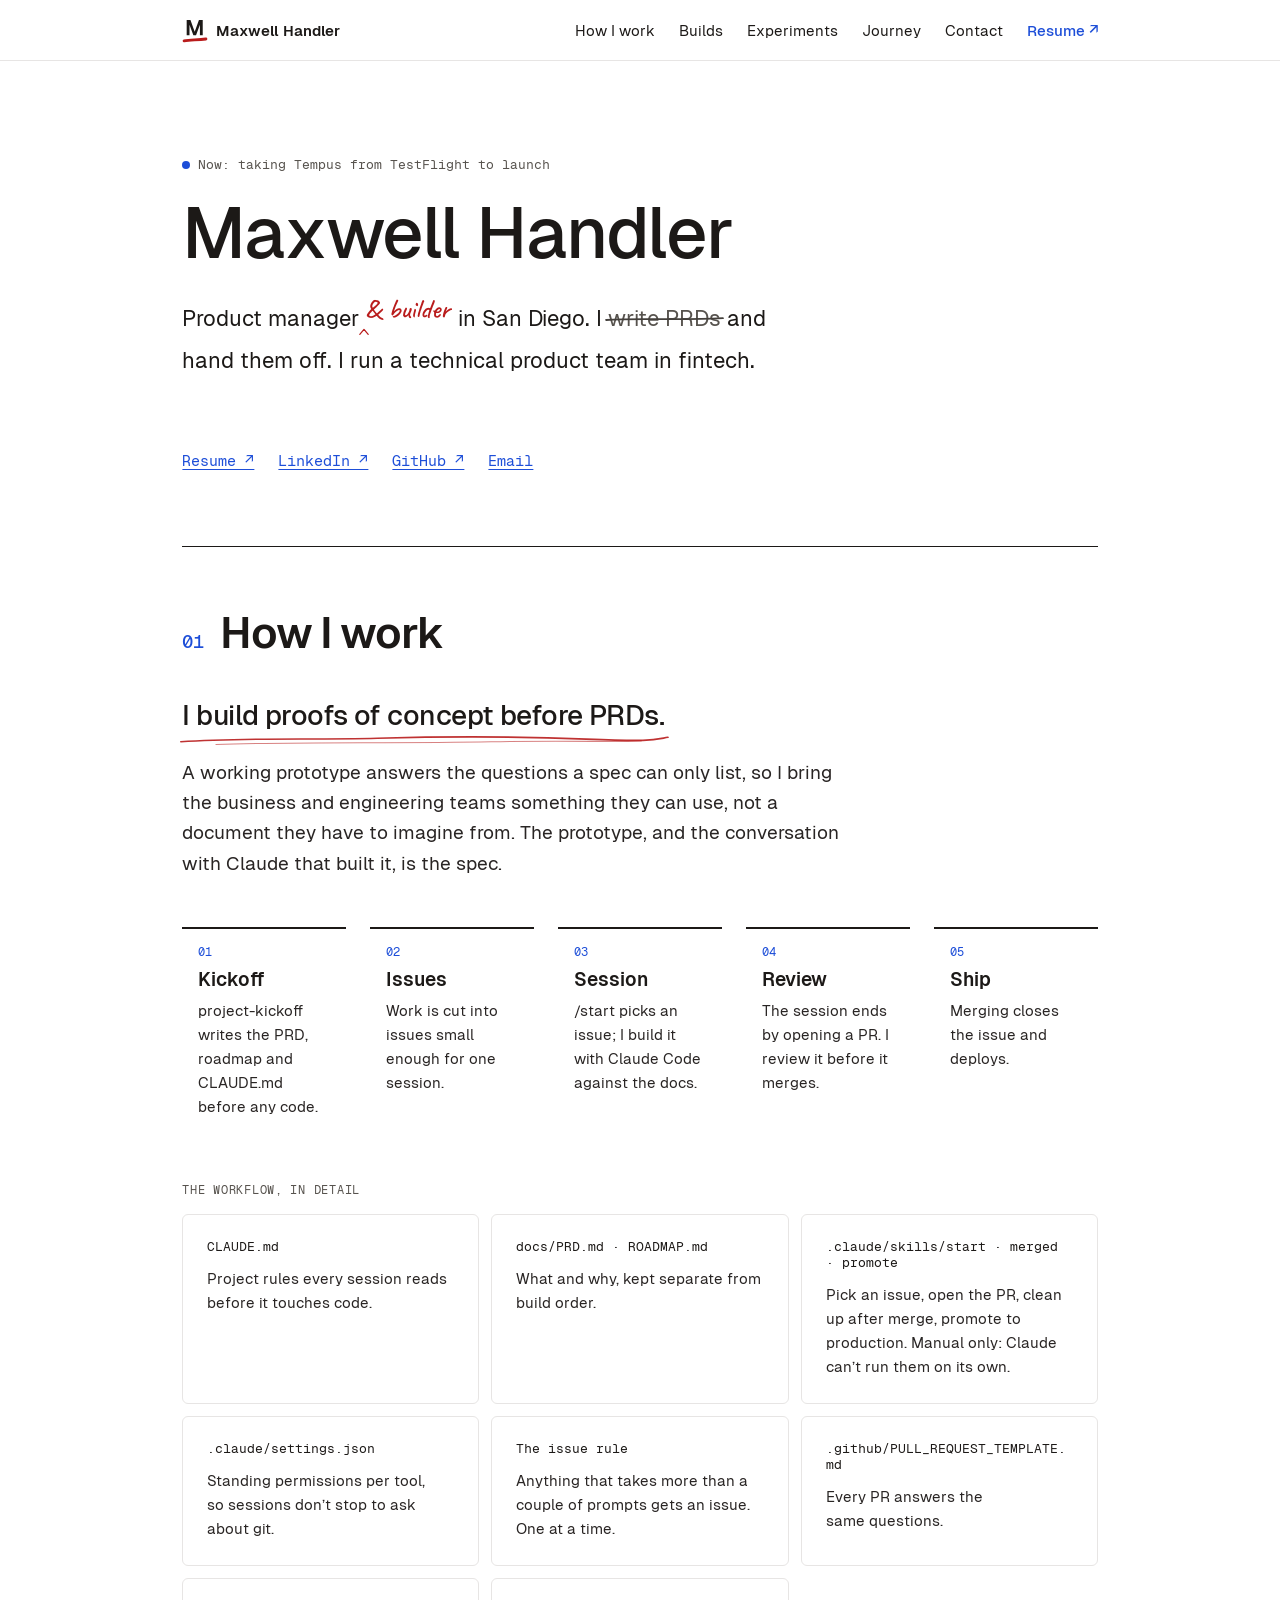
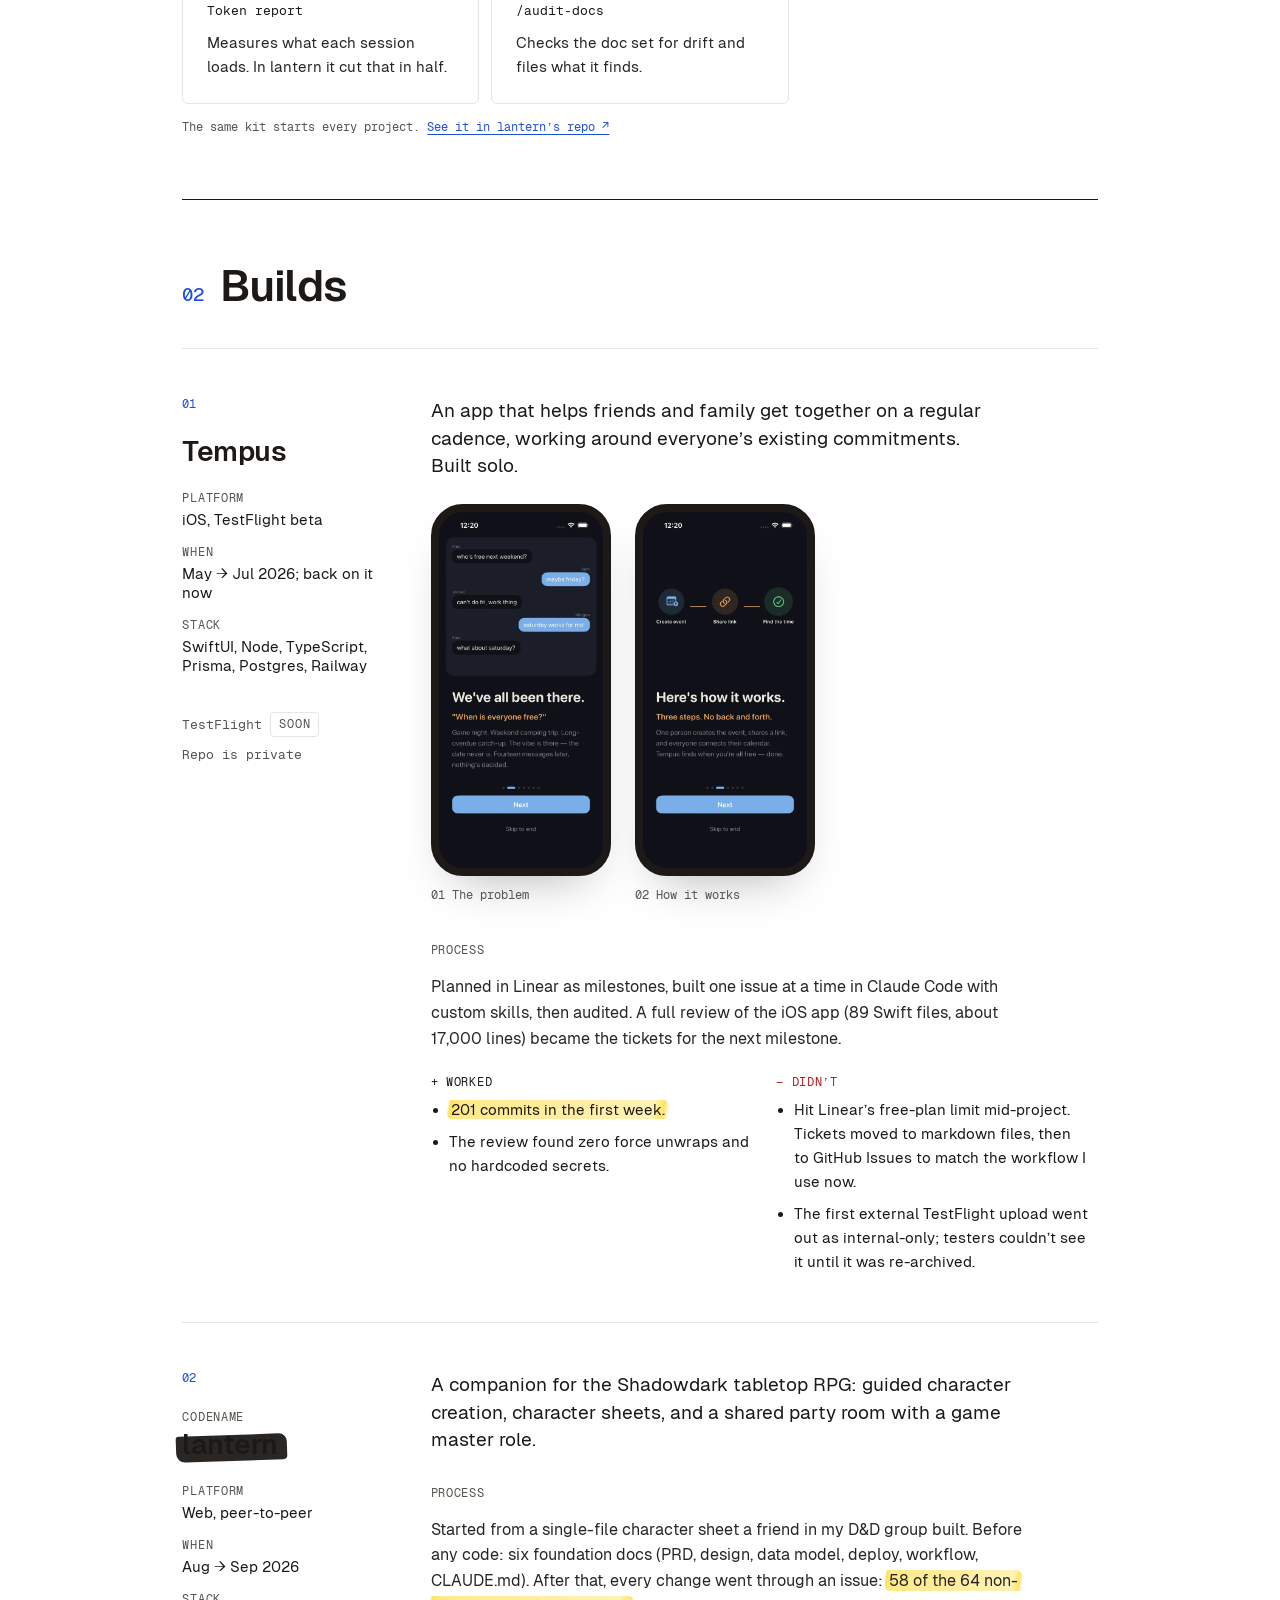
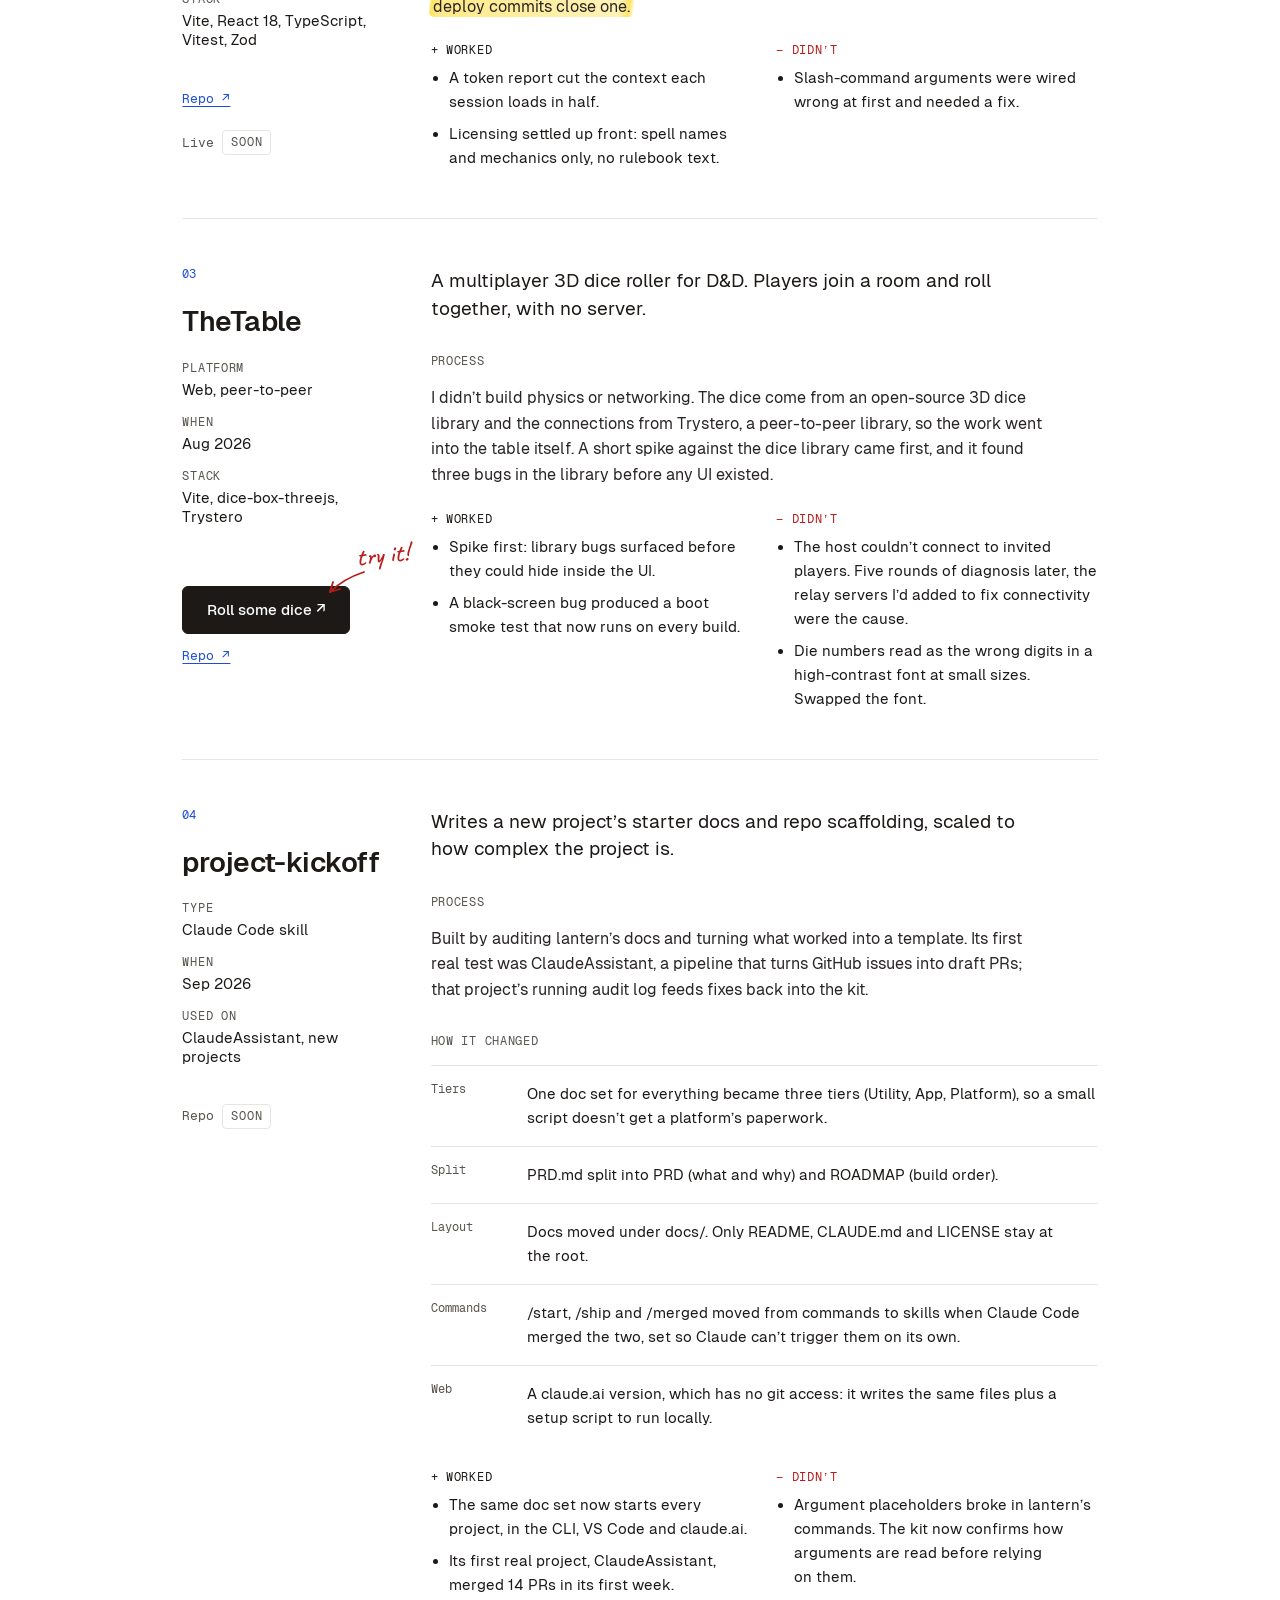
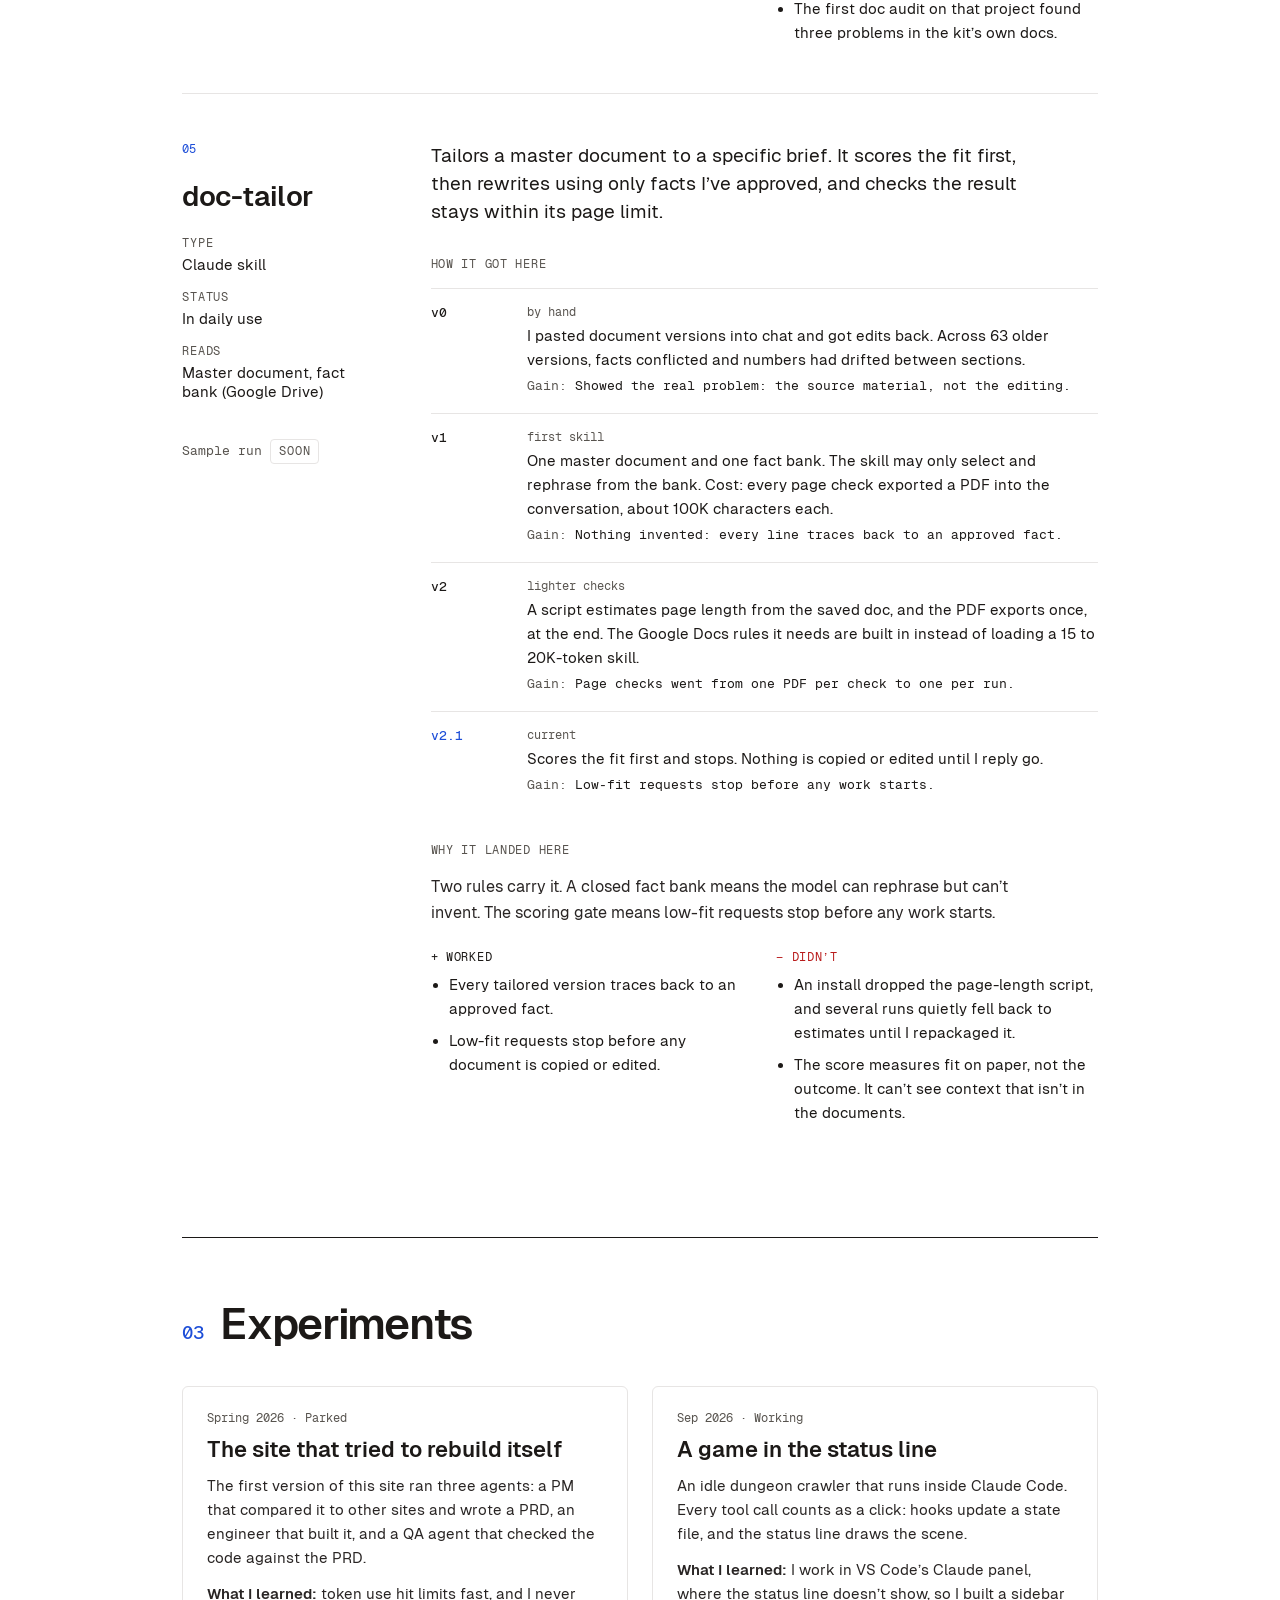
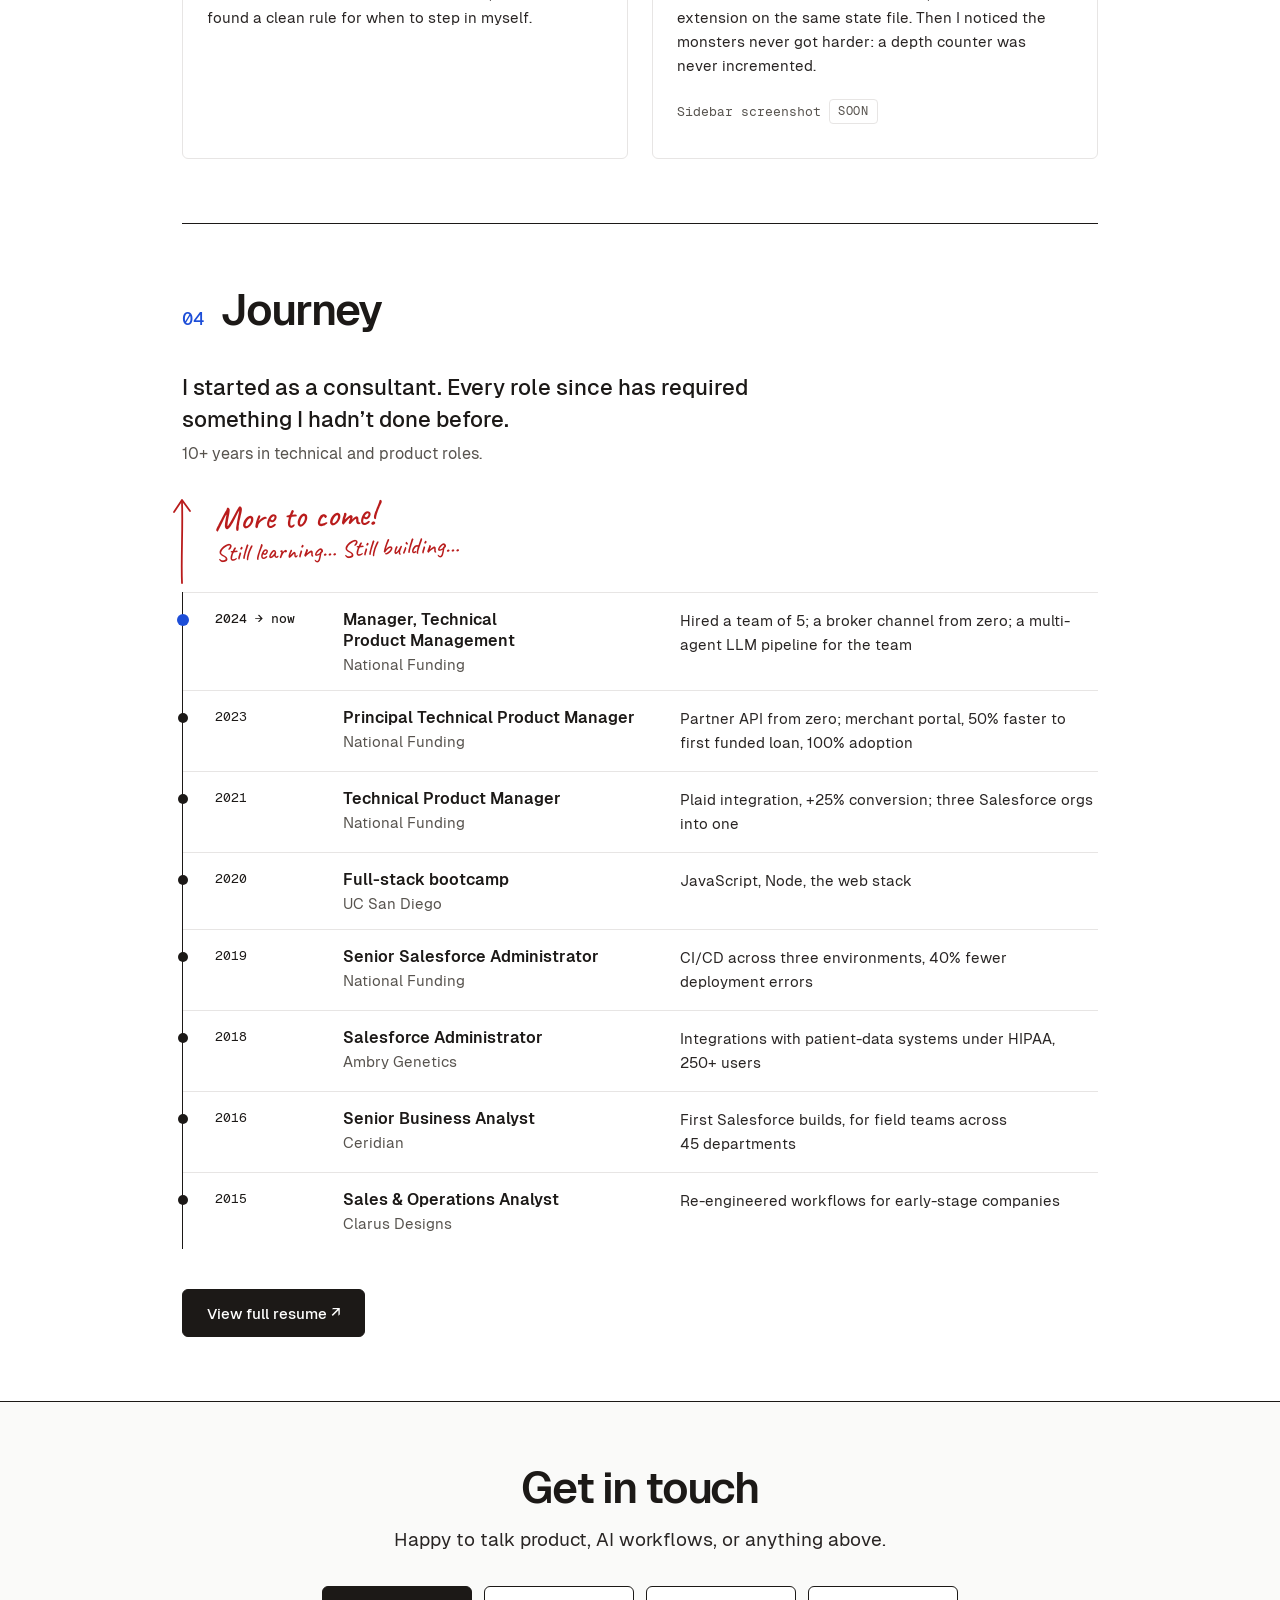
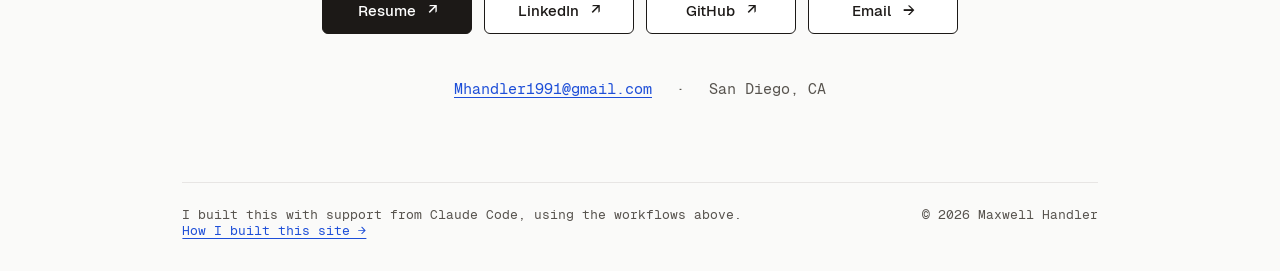
<file: index.html>
<!doctype html>
<html lang="en">
  <head>
    <meta charset="utf-8">
    <meta name="viewport" content="width=device-width, initial-scale=1">
    <title>Maxwell Handler</title>
    <meta name="description" content="Product manager in San Diego. I run a technical product team in fintech, and I build software with Claude.">
    <meta name="theme-color" content="#FFFFFF">
    <link rel="canonical" href="https://maxwellhandler.com/">
    <link rel="icon" href="/favicon.ico" sizes="48x48">
    <link rel="icon" href="/favicon.svg" type="image/svg+xml">
    <link rel="apple-touch-icon" href="/apple-touch-icon.png">
    <link rel="manifest" href="/site.webmanifest">

    <meta property="og:type" content="website">
    <meta property="og:url" content="https://maxwellhandler.com/">
    <meta property="og:title" content="Maxwell Handler">
    <meta property="og:description" content="Product manager in San Diego. I run a technical product team in fintech, and I build software with Claude.">
    <meta property="og:image" content="https://maxwellhandler.com/assets/profile.jpg">
    <meta property="og:image:alt" content="Portrait of Maxwell Handler">
    <meta name="twitter:card" content="summary">
    <meta name="twitter:title" content="Maxwell Handler">
    <meta name="twitter:description" content="Product manager in San Diego. I run a technical product team in fintech, and I build software with Claude.">
    <meta name="twitter:image" content="https://maxwellhandler.com/assets/profile.jpg">

    <link rel="preload" href="assets/fonts/Geist-Regular.woff2" as="font" type="font/woff2" crossorigin>
    <link rel="preload" href="assets/fonts/Geist-Medium.woff2" as="font" type="font/woff2" crossorigin>
    <link rel="stylesheet" href="css/tokens.css">
    <link rel="stylesheet" href="css/home.css">
  </head>
  <body>
    <a class="skip-link" href="#main">Skip to content</a>

    <!-- Top bar -->
    <header class="topbar">
      <nav class="topbar__nav wrap" aria-label="Primary">
        <a class="topbar__name" href="#top"><svg class="topbar__mark" viewBox="5.5 5 21.5 22" aria-hidden="true" focusable="false"><path class="topbar__mark-letter" d="M9.21 20.5V7.5H12.41L16 17.57L19.59 7.5H22.79V20.5H20.41V11.53L17.14 20.48H14.86L11.59 11.53V20.5Z"/><path class="topbar__mark-line" d="M7 25.2 C 12 23.8, 18 24.8, 25.5 23.6" fill="none" stroke-width="2.4" stroke-linecap="round"/></svg><span>Maxwell Handler</span></a>
        <div class="topbar__right">
          <div class="nav-sections">
            <a href="#how-i-work">How I work</a>
            <a href="#builds">Builds</a>
            <a href="#experiments">Experiments</a>
            <a href="#journey">Journey</a>
            <a href="#contact">Contact</a>
          </div>
          <a class="topbar__resume" href="https://docs.google.com/document/d/e/2PACX-1vSrySJOaq8SuYeRH-K_3uF4G3KK_gRlw0_6EuYZO0PegL6YQ7afXb8db5gmuZ7FHSu0zb8z-pK59tql/pub" target="_blank" rel="noopener noreferrer">Resume ↗</a>
          <button type="button" class="btn btn--secondary menu-btn" id="menu-btn" aria-expanded="false" aria-controls="menu-panel">Menu</button>
        </div>
      </nav>
      <nav class="menu-panel" id="menu-panel" aria-label="Sections">
        <a href="#how-i-work">How I work</a>
        <a href="#builds">Builds</a>
        <a href="#experiments">Experiments</a>
        <a href="#journey">Journey</a>
        <a href="#contact">Contact</a>
      </nav>
    </header>

    <main id="main">
      <!-- Header -->
      <div class="intro wrap" id="top">
        <p class="intro__status"><span class="intro__dot" aria-hidden="true"></span>Now: taking Tempus from TestFlight to launch</p>
        <h1 class="intro__name">Maxwell Handler</h1>
        <p class="intro__lede" id="intro-lede">
          <span class="sr-only">Product manager and builder in San Diego. I build prototypes and ship them with Claude. I run a technical product team in fintech.</span>
          <span aria-hidden="true">Product manager<span class="intro__caret" data-step="1"><svg class="intro__caret-mark" viewBox="0 0 14 10" focusable="false"><path d="M1 9 L 7 2 L 13 9"/></svg><span class="intro__insert" data-step="1" data-ms="600"><span class="intro__insert-text">&amp; builder</span></span></span> in San Diego. I <span class="intro__pair"><span class="intro__strike" data-step="2">write PRDs<svg class="intro__strike-line" viewBox="0 0 100 10" preserveAspectRatio="none" focusable="false"><path pathLength="1" d="M1 6 C 28 3.8, 62 6.6, 99 4.2"/></svg></span><span class="intro__insert" data-step="3" data-ms="1050"><span class="intro__insert-text"><span class="intro__hl" data-step="6">build prototypes</span></span></span></span> and <span class="intro__pair"><span class="intro__strike" data-step="4">hand them off<svg class="intro__strike-line" viewBox="0 0 100 10" preserveAspectRatio="none" focusable="false"><path pathLength="1" d="M1 6 C 28 3.8, 62 6.6, 99 4.2"/></svg></span><span class="intro__insert" data-step="5" data-ms="1400"><span class="intro__insert-text">ship them with Claude</span></span></span>. I run a technical product team in fintech.</span>
          <button type="button" hidden class="intro__replay" id="intro-replay" aria-label="Replay the edit"><svg aria-hidden="true" focusable="false" viewBox="0 0 16 16" width="12" height="12"><path d="M3.5 8a4.5 4.5 0 1 0 1.3-3.2"/><path d="M4.6 2.2 L 4.8 4.9 L 2.1 5.1"/></svg>replay</button>
        </p>
        <nav class="intro__links" aria-label="Profiles">
          <a href="https://docs.google.com/document/d/e/2PACX-1vSrySJOaq8SuYeRH-K_3uF4G3KK_gRlw0_6EuYZO0PegL6YQ7afXb8db5gmuZ7FHSu0zb8z-pK59tql/pub" target="_blank" rel="noopener noreferrer">Resume ↗</a>
          <a href="https://linkedin.com/in/handler1991/" target="_blank" rel="noopener noreferrer">LinkedIn ↗</a>
          <a href="https://github.com/mhandler1991" target="_blank" rel="noopener noreferrer">GitHub ↗</a>
          <a href="mailto:Mhandler1991@gmail.com">Email</a>
        </nav>
      </div>

      <!-- 01 How I work -->
      <section class="section wrap" id="how-i-work" aria-labelledby="how-i-work-title">
        <div class="section__inner how">
          <div>
            <h2 class="section-title" id="how-i-work-title"><span class="section-title__num">01</span>How I work</h2>
            <div class="how__intro">
              <p class="thesis">
                <span class="thesis__mark">I build proofs of concept before PRDs.<svg class="thesis__underline" aria-hidden="true" focusable="false" viewBox="0 0 520 18" preserveAspectRatio="none"><path d="M3 11 C 70 6, 140 9, 210 7 S 360 5, 430 8 S 500 9, 516 6" fill="none" stroke="currentColor" stroke-width="1.8" stroke-linecap="round" opacity="0.9"/><path d="M40 14 C 120 11, 230 13, 330 11 S 450 12, 488 10" fill="none" stroke="currentColor" stroke-width="1.2" stroke-linecap="round" opacity="0.55"/></svg></span>
              </p>
              <p class="how__body">A working prototype answers the questions a spec can only list, so I bring the business and engineering teams something they can use, not a document they have to imagine from. The prototype, and the conversation with Claude that built it, is the spec.</p>
            </div>
          </div>

          <ol class="steps" id="steps">
            <li class="step"><span class="step__num">01</span><span class="step__title">Kickoff</span><span class="step__text">project-kickoff writes the PRD, roadmap and CLAUDE.md before any code.</span></li>
            <li class="step"><span class="step__num">02</span><span class="step__title">Issues</span><span class="step__text">Work is cut into issues small enough for one session.</span></li>
            <li class="step"><span class="step__num">03</span><span class="step__title">Session</span><span class="step__text">/start picks an issue; I build it with Claude Code against the docs.</span></li>
            <li class="step"><span class="step__num">04</span><span class="step__title">Review</span><span class="step__text">The session ends by opening a PR. I review it before it merges.</span></li>
            <li class="step"><span class="step__num">05</span><span class="step__title">Ship</span><span class="step__text">Merging closes the issue and deploys.</span></li>
          </ol>

          <div class="workflow">
            <p class="label">The workflow, in detail</p>
            <ul class="cards">
              <li class="card"><code class="card__file">CLAUDE.md</code><span class="card__text">Project rules every session reads before it touches code.</span></li>
              <li class="card"><code class="card__file">docs/PRD.md · ROADMAP.md</code><span class="card__text">What and why, kept separate from build order.</span></li>
              <li class="card"><code class="card__file">.claude/skills/start · merged · promote</code><span class="card__text">Pick an issue, open the PR, clean up after merge, promote to production. Manual only: Claude can’t run them on its own.</span></li>
              <li class="card"><code class="card__file">.claude/settings.json</code><span class="card__text">Standing permissions per tool, so sessions don’t stop to ask about git.</span></li>
              <li class="card"><code class="card__file">The issue rule</code><span class="card__text">Anything that takes more than a couple of prompts gets an issue. One at a time.</span></li>
              <li class="card"><code class="card__file">.github/PULL_REQUEST_TEMPLATE.md</code><span class="card__text">Every PR answers the same questions.</span></li>
              <li class="card"><code class="card__file">Token report</code><span class="card__text">Measures what each session loads. In lantern it cut that in half.</span></li>
              <li class="card"><code class="card__file">/audit-docs</code><span class="card__text">Checks the doc set for drift and files what it finds.</span></li>
            </ul>
            <p class="workflow__note">The same kit starts every project. <a href="https://github.com/mhandler1991/lantern" target="_blank" rel="noopener noreferrer">See it in lantern’s repo ↗</a></p>
          </div>
        </div>
      </section>

      <!-- 02 Builds -->
      <section class="section wrap" id="builds" aria-labelledby="builds-title">
        <div class="section__inner">
          <h2 class="section-title" id="builds-title"><span class="section-title__num">02</span>Builds</h2>

          <!-- 01 Tempus -->
          <article class="project" aria-labelledby="tempus-title">
            <div class="project__grid">
              <div class="rail">
                <span class="rail__num">01</span>
                <h3 class="project__title" id="tempus-title">Tempus</h3>
                <dl class="meta">
                  <div class="meta__row"><dt class="label">Platform</dt><dd>iOS, TestFlight beta</dd></div>
                  <div class="meta__row"><dt class="label">When</dt><dd>May → Jul 2026; back on it now</dd></div>
                  <div class="meta__row"><dt class="label">Stack</dt><dd>SwiftUI, Node, TypeScript, Prisma, Postgres, Railway</dd></div>
                </dl>
                <div class="rail__links">
                  <!-- TODO: Tempus TestFlight public link. Replace this pending span with <a class="link-sm" href="…">TestFlight ↗</a> -->
                  <span class="pending"><span class="pending__text">TestFlight</span><span class="pending__tag">Soon</span></span>
                  <span class="rail__note">Repo is private</span>
                </div>
              </div>
              <div class="story">
                <p class="story__lede">An app that helps friends and family get together on a regular cadence, working around everyone’s existing commitments. Built solo.</p>
                <div class="phones">
                  <figure class="phone">
                    <div class="phone__frame"><img src="assets/tempus/tempus-onboarding-problem.webp" width="540" height="1174" loading="lazy" alt="Tempus onboarding: a group chat going in circles over which day works, under the line “We’ve all been there.”"></div>
                    <figcaption class="phone__cap">01 The problem</figcaption>
                  </figure>
                  <figure class="phone">
                    <div class="phone__frame"><img src="assets/tempus/tempus-onboarding-how.webp" width="540" height="1174" loading="lazy" alt="Tempus onboarding: three steps, create event, share link, find the time."></div>
                    <figcaption class="phone__cap">02 How it works</figcaption>
                  </figure>
                </div>
                <h4 class="label story__label">Process</h4>
                <p class="story__text">Planned in Linear as milestones, built one issue at a time in Claude Code with custom skills, then audited. A full review of the iOS app (89 Swift files, about 17,000 lines) became the tickets for the next milestone.</p>
                <div class="outcomes">
                  <div>
                    <h4 class="outcomes__label">+ Worked</h4>
                    <ul>
                      <li><mark>201 commits in the first week.</mark></li>
                      <li>The review found zero force unwraps and no hardcoded secrets.</li>
                    </ul>
                  </div>
                  <div>
                    <h4 class="outcomes__label outcomes__label--didnt">&#8722; Didn’t</h4>
                    <ul>
                      <li>Hit Linear’s free-plan limit mid-project. Tickets moved to markdown files, then to GitHub Issues to match the workflow I use now.</li>
                      <li>The first external TestFlight upload went out as internal-only; testers couldn’t see it until it was re-archived.</li>
                    </ul>
                  </div>
                </div>
              </div>
            </div>
          </article>

          <!-- 02 codename lantern -->
          <article class="project" aria-labelledby="lantern-title">
            <div class="project__grid">
              <div class="rail">
                <span class="rail__num">02</span>
                <h3 class="project__title--redacted" id="lantern-title">
                  <span class="sr-only">codename lantern</span>
                  <span class="label" aria-hidden="true">codename</span>
                  <span class="redact" aria-hidden="true"><span class="redact__word">lantern</span><span class="redact__bar"></span></span>
                </h3>
                <dl class="meta">
                  <div class="meta__row"><dt class="label">Platform</dt><dd>Web, peer-to-peer</dd></div>
                  <div class="meta__row"><dt class="label">When</dt><dd>Aug → Sep 2026</dd></div>
                  <div class="meta__row"><dt class="label">Stack</dt><dd>Vite, React 18, TypeScript, Vitest, Zod</dd></div>
                </dl>
                <div class="rail__links">
                  <a class="link-sm" href="https://github.com/mhandler1991/lantern" target="_blank" rel="noopener noreferrer">Repo ↗</a>
                  <!-- TODO: lantern live URL. Replace with <a class="link-sm" href="…">Live ↗</a> -->
                  <span class="pending"><span class="pending__text">Live</span><span class="pending__tag">Soon</span></span>
                </div>
              </div>
              <div class="story">
                <p class="story__lede">A companion for the Shadowdark tabletop RPG: guided character creation, character sheets, and a shared party room with a game master role.</p>
                <h4 class="label story__label">Process</h4>
                <p class="story__text">Started from a single-file character sheet a friend in my D&amp;D group built. Before any code: six foundation docs (PRD, design, data model, deploy, workflow, CLAUDE.md). After that, every change went through an issue: <mark>58 of the 64 non-deploy commits close one.</mark></p>
                <div class="outcomes">
                  <div>
                    <h4 class="outcomes__label">+ Worked</h4>
                    <ul>
                      <li>A token report cut the context each session loads in half.</li>
                      <li>Licensing settled up front: spell names and mechanics only, no rulebook text.</li>
                    </ul>
                  </div>
                  <div>
                    <h4 class="outcomes__label outcomes__label--didnt">&#8722; Didn’t</h4>
                    <ul>
                      <li>Slash-command arguments were wired wrong at first and needed a fix.</li>
                      <!-- TODO: lantern second "Didn’t" item (Max to supply). -->
                    </ul>
                  </div>
                </div>
              </div>
            </div>
          </article>

          <!-- 03 TheTable -->
          <article class="project" aria-labelledby="thetable-title">
            <div class="project__grid">
              <div class="rail">
                <span class="rail__num">03</span>
                <h3 class="project__title" id="thetable-title">TheTable</h3>
                <dl class="meta">
                  <div class="meta__row"><dt class="label">Platform</dt><dd>Web, peer-to-peer</dd></div>
                  <div class="meta__row"><dt class="label">When</dt><dd>Aug 2026</dd></div>
                  <div class="meta__row"><dt class="label">Stack</dt><dd>Vite, dice-box-threejs, Trystero</dd></div>
                </dl>
                <div class="rail__links">
                  <div class="try">
                    <a class="btn btn--primary" href="https://mhandler1991.github.io/TheTable" target="_blank" rel="noopener noreferrer">Roll some dice ↗</a>
                    <div class="try__note" aria-hidden="true">
                      <span class="try__text">try it!</span>
                      <svg class="try__arrow" viewBox="0 0 96 70" focusable="false"><path d="M38 30 C 26 34, 14 40, 4 50" fill="none" stroke="currentColor" stroke-width="1.8" stroke-linecap="round"/><path d="M4 50 L 14 47 M4 50 L 7 40" fill="none" stroke="currentColor" stroke-width="1.8" stroke-linecap="round"/></svg>
                    </div>
                  </div>
                  <a class="link-sm" href="https://github.com/mhandler1991/TheTable" target="_blank" rel="noopener noreferrer">Repo ↗</a>
                </div>
              </div>
              <div class="story">
                <p class="story__lede">A multiplayer 3D dice roller for D&amp;D. Players join a room and roll together, with no server.</p>
                <h4 class="label story__label">Process</h4>
                <p class="story__text">I didn’t build physics or networking. The dice come from an open-source 3D dice library and the connections from Trystero, a peer-to-peer library, so the work went into the table itself. A short spike against the dice library came first, and it found three bugs in the library before any UI existed.</p>
                <div class="outcomes">
                  <div>
                    <h4 class="outcomes__label">+ Worked</h4>
                    <ul>
                      <li>Spike first: library bugs surfaced before they could hide inside the UI.</li>
                      <li>A black-screen bug produced a boot smoke test that now runs on every build.</li>
                    </ul>
                  </div>
                  <div>
                    <h4 class="outcomes__label outcomes__label--didnt">&#8722; Didn’t</h4>
                    <ul>
                      <li>The host couldn’t connect to invited players. Five rounds of diagnosis later, the relay servers I’d added to fix connectivity were the cause.</li>
                      <li>Die numbers read as the wrong digits in a high-contrast font at small sizes. Swapped the font.</li>
                    </ul>
                  </div>
                </div>
              </div>
            </div>
          </article>

          <!-- 04 project-kickoff -->
          <article class="project" aria-labelledby="kickoff-title">
            <div class="project__grid">
              <div class="rail">
                <span class="rail__num">04</span>
                <h3 class="project__title" id="kickoff-title">project-kickoff</h3>
                <dl class="meta">
                  <div class="meta__row"><dt class="label">Type</dt><dd>Claude Code skill</dd></div>
                  <div class="meta__row"><dt class="label">When</dt><dd>Sep 2026</dd></div>
                  <div class="meta__row"><dt class="label">Used on</dt><dd>ClaudeAssistant, new projects</dd></div>
                </dl>
                <div class="rail__links">
                  <!-- TODO: project-kickoff repo link. Replace with <a class="link-sm" href="…">Repo ↗</a> -->
                  <span class="pending"><span class="pending__text">Repo</span><span class="pending__tag">Soon</span></span>
                </div>
              </div>
              <div class="story">
                <p class="story__lede">Writes a new project’s starter docs and repo scaffolding, scaled to how complex the project is.</p>
                <h4 class="label story__label">Process</h4>
                <p class="story__text">Built by auditing lantern’s docs and turning what worked into a template. Its first real test was ClaudeAssistant, a pipeline that turns GitHub issues into draft PRs; that project’s running audit log feeds fixes back into the kit.</p>
                <h4 class="label story__label">How it changed</h4>
                <ul class="labeled">
                  <li class="labeled__row"><span class="labeled__key">Tiers</span><span class="labeled__val">One doc set for everything became three tiers (Utility, App, Platform), so a small script doesn’t get a platform’s paperwork.</span></li>
                  <li class="labeled__row"><span class="labeled__key">Split</span><span class="labeled__val">PRD.md split into PRD (what and why) and ROADMAP (build order).</span></li>
                  <li class="labeled__row"><span class="labeled__key">Layout</span><span class="labeled__val">Docs moved under docs/. Only README, CLAUDE.md and LICENSE stay at the root.</span></li>
                  <li class="labeled__row"><span class="labeled__key">Commands</span><span class="labeled__val">/start, /ship and /merged moved from commands to skills when Claude Code merged the two, set so Claude can’t trigger them on its own.</span></li>
                  <li class="labeled__row"><span class="labeled__key">Web</span><span class="labeled__val">A claude.ai version, which has no git access: it writes the same files plus a setup script to run locally.</span></li>
                </ul>
                <div class="outcomes">
                  <div>
                    <h4 class="outcomes__label">+ Worked</h4>
                    <ul>
                      <li>The same doc set now starts every project, in the CLI, VS Code and claude.ai.</li>
                      <li>Its first real project, ClaudeAssistant, merged 14 PRs in its first week.</li>
                    </ul>
                  </div>
                  <div>
                    <h4 class="outcomes__label outcomes__label--didnt">&#8722; Didn’t</h4>
                    <ul>
                      <li>Argument placeholders broke in lantern’s commands. The kit now confirms how arguments are read before relying on them.</li>
                      <li>The first doc audit on that project found three problems in the kit’s own docs.</li>
                    </ul>
                  </div>
                </div>
              </div>
            </div>
          </article>

          <!-- 05 doc-tailor. Keep generic: never say what the documents are for. -->
          <article class="project" aria-labelledby="doctailor-title">
            <div class="project__grid">
              <div class="rail">
                <span class="rail__num">05</span>
                <h3 class="project__title" id="doctailor-title">doc-tailor</h3>
                <dl class="meta">
                  <div class="meta__row"><dt class="label">Type</dt><dd>Claude skill</dd></div>
                  <div class="meta__row"><dt class="label">Status</dt><dd>In daily use</dd></div>
                  <div class="meta__row"><dt class="label">Reads</dt><dd>Master document, fact bank (Google Drive)</dd></div>
                </dl>
                <div class="rail__links">
                  <!-- TODO: doc-tailor sample run link. Must be a generic, redacted example. Replace with <a class="link-sm" href="…">Sample run ↗</a> -->
                  <span class="pending"><span class="pending__text">Sample run</span><span class="pending__tag">Soon</span></span>
                </div>
              </div>
              <div class="story">
                <p class="story__lede">Tailors a master document to a specific brief. It scores the fit first, then rewrites using only facts I’ve approved, and checks the result stays within its page limit.</p>
                <h4 class="label story__label">How it got here</h4>
                <ol class="labeled">
                  <li class="labeled__row"><span class="labeled__key labeled__key--version">v0</span><span class="labeled__body"><span class="labeled__name">by hand</span><span class="labeled__val">I pasted document versions into chat and got edits back. Across 63 older versions, facts conflicted and numbers had drifted between sections.</span><span class="labeled__gain"><span>Gain:</span> Showed the real problem: the source material, not the editing.</span></span></li>
                  <li class="labeled__row"><span class="labeled__key labeled__key--version">v1</span><span class="labeled__body"><span class="labeled__name">first skill</span><span class="labeled__val">One master document and one fact bank. The skill may only select and rephrase from the bank. Cost: every page check exported a PDF into the conversation, about 100K characters each.</span><span class="labeled__gain"><span>Gain:</span> Nothing invented: every line traces back to an approved fact.</span></span></li>
                  <li class="labeled__row"><span class="labeled__key labeled__key--version">v2</span><span class="labeled__body"><span class="labeled__name">lighter checks</span><span class="labeled__val">A script estimates page length from the saved doc, and the PDF exports once, at the end. The Google Docs rules it needs are built in instead of loading a 15 to 20K-token skill.</span><span class="labeled__gain"><span>Gain:</span> Page checks went from one PDF per check to one per run.</span></span></li>
                  <li class="labeled__row"><span class="labeled__key labeled__key--version labeled__key--current">v2.1</span><span class="labeled__body"><span class="labeled__name">current</span><span class="labeled__val">Scores the fit first and stops. Nothing is copied or edited until I reply go.</span><span class="labeled__gain"><span>Gain:</span> Low-fit requests stop before any work starts.</span></span></li>
                </ol>
                <h4 class="label story__label">Why it landed here</h4>
                <p class="story__text">Two rules carry it. A closed fact bank means the model can rephrase but can’t invent. The scoring gate means low-fit requests stop before any work starts.</p>
                <div class="outcomes">
                  <div>
                    <h4 class="outcomes__label">+ Worked</h4>
                    <ul>
                      <li>Every tailored version traces back to an approved fact.</li>
                      <li>Low-fit requests stop before any document is copied or edited.</li>
                    </ul>
                  </div>
                  <div>
                    <h4 class="outcomes__label outcomes__label--didnt">&#8722; Didn’t</h4>
                    <ul>
                      <li>An install dropped the page-length script, and several runs quietly fell back to estimates until I repackaged it.</li>
                      <li>The score measures fit on paper, not the outcome. It can’t see context that isn’t in the documents.</li>
                    </ul>
                  </div>
                </div>
              </div>
            </div>
          </article>
        </div>
      </section>

      <!-- 03 Experiments -->
      <section class="section wrap" id="experiments" aria-labelledby="experiments-title">
        <div class="section__inner">
          <h2 class="section-title" id="experiments-title"><span class="section-title__num">03</span>Experiments</h2>
          <ul class="experiments">
            <li class="card experiment">
              <span class="experiment__meta">Spring 2026 · Parked</span>
              <h3 class="experiment__title">The site that tried to rebuild itself</h3>
              <p class="card__text">The first version of this site ran three agents: a PM that compared it to other sites and wrote a PRD, an engineer that built it, and a QA agent that checked the code against the PRD.</p>
              <p class="card__text"><strong>What I learned:</strong> token use hit limits fast, and I never found a clean rule for when to step in myself.</p>
            </li>
            <li class="card experiment">
              <span class="experiment__meta">Sep 2026 · Working</span>
              <h3 class="experiment__title">A game in the status line</h3>
              <p class="card__text">An idle dungeon crawler that runs inside Claude Code. Every tool call counts as a click: hooks update a state file, and the status line draws the scene.</p>
              <p class="card__text"><strong>What I learned:</strong> I work in VS Code’s Claude panel, where the status line doesn’t show, so I built a sidebar extension on the same state file. Then I noticed the monsters never got harder: a depth counter was never incremented.</p>
              <!-- TODO: screenshot of the status-line game's VS Code sidebar. Replace with <img> plus real alt text. -->
              <span class="pending"><span class="pending__text">Sidebar screenshot</span><span class="pending__tag">Soon</span></span>
            </li>
          </ul>
        </div>
      </section>

      <!-- 04 Journey -->
      <section class="section wrap" id="journey" aria-labelledby="journey-title">
        <div class="section__inner">
          <h2 class="section-title" id="journey-title"><span class="section-title__num">04</span>Journey</h2>
          <div class="path__intro">
            <p class="path__lede">I started as a consultant. Every role since has required something I hadn’t done before.</p>
            <p class="path__sub">10+ years in technical and product roles.</p>
          </div>
          <div class="journey-more">
            <svg class="journey-more__arrow" aria-hidden="true" focusable="false" viewBox="0 0 40 96" preserveAspectRatio="none"><path d="M20 87 C 19 61, 21 32, 20 6" fill="none" stroke="currentColor" stroke-width="1.8" stroke-linecap="round"/><path d="M20 4 L 12 16 M20 4 L 28 15" fill="none" stroke="currentColor" stroke-width="1.8" stroke-linecap="round"/></svg>
            <div class="journey-more__text">
              <p class="journey-more__title">More to come!</p>
              <p class="journey-more__sub">Still learning… Still building…</p>
            </div>
          </div>
          <ol class="timeline">
            <li class="timeline__row timeline__row--current">
              <span class="timeline__year">2024 → now</span>
              <span class="timeline__role"><span class="timeline__title">Manager, Technical Product Management</span><span class="timeline__company">National Funding</span></span>
              <span class="timeline__note">Hired a team of 5; a broker channel from zero; a multi-agent LLM pipeline for the team</span>
            </li>
            <li class="timeline__row">
              <span class="timeline__year">2023</span>
              <span class="timeline__role"><span class="timeline__title">Principal Technical Product Manager</span><span class="timeline__company">National Funding</span></span>
              <span class="timeline__note">Partner API from zero; merchant portal, 50% faster to first funded loan, 100% adoption</span>
            </li>
            <li class="timeline__row">
              <span class="timeline__year">2021</span>
              <span class="timeline__role"><span class="timeline__title">Technical Product Manager</span><span class="timeline__company">National Funding</span></span>
              <span class="timeline__note">Plaid integration, +25% conversion; three Salesforce orgs into one</span>
            </li>
            <li class="timeline__row">
              <span class="timeline__year">2020</span>
              <span class="timeline__role"><span class="timeline__title">Full-stack bootcamp</span><span class="timeline__company">UC San Diego</span></span>
              <span class="timeline__note">JavaScript, Node, the web stack</span>
            </li>
            <li class="timeline__row">
              <span class="timeline__year">2019</span>
              <span class="timeline__role"><span class="timeline__title">Senior Salesforce Administrator</span><span class="timeline__company">National Funding</span></span>
              <span class="timeline__note">CI/CD across three environments, 40% fewer deployment errors</span>
            </li>
            <li class="timeline__row">
              <span class="timeline__year">2018</span>
              <span class="timeline__role"><span class="timeline__title">Salesforce Administrator</span><span class="timeline__company">Ambry Genetics</span></span>
              <span class="timeline__note">Integrations with patient-data systems under HIPAA, 250+ users</span>
            </li>
            <li class="timeline__row">
              <span class="timeline__year">2016</span>
              <span class="timeline__role"><span class="timeline__title">Senior Business Analyst</span><span class="timeline__company">Ceridian</span></span>
              <span class="timeline__note">First Salesforce builds, for field teams across 45 departments</span>
            </li>
            <li class="timeline__row">
              <span class="timeline__year">2015</span>
              <span class="timeline__role"><span class="timeline__title">Sales &amp; Operations Analyst</span><span class="timeline__company">Clarus Designs</span></span>
              <span class="timeline__note">Re-engineered workflows for early-stage companies</span>
            </li>
          </ol>
          <div class="path__cta">
            <a class="btn btn--primary" href="https://docs.google.com/document/d/e/2PACX-1vSrySJOaq8SuYeRH-K_3uF4G3KK_gRlw0_6EuYZO0PegL6YQ7afXb8db5gmuZ7FHSu0zb8z-pK59tql/pub" target="_blank" rel="noopener noreferrer">View full resume ↗</a>
          </div>
        </div>
      </section>
    </main>

    <!-- Footer -->
    <footer class="footer" id="contact">
      <div class="footer__inner wrap">
        <div class="footer__head">
          <h2 class="footer__title">Get in touch</h2>
          <p class="footer__sub">Happy to talk product, AI workflows, or anything above.</p>
        </div>
        <nav class="footer__buttons" aria-label="Contact links">
          <a class="btn btn--primary" href="https://docs.google.com/document/d/e/2PACX-1vSrySJOaq8SuYeRH-K_3uF4G3KK_gRlw0_6EuYZO0PegL6YQ7afXb8db5gmuZ7FHSu0zb8z-pK59tql/pub" target="_blank" rel="noopener noreferrer">Resume <span aria-hidden="true">↗</span></a>
          <a class="btn btn--secondary" href="https://linkedin.com/in/handler1991/" target="_blank" rel="noopener noreferrer">LinkedIn <span aria-hidden="true">↗</span></a>
          <a class="btn btn--secondary" href="https://github.com/mhandler1991" target="_blank" rel="noopener noreferrer">GitHub <span aria-hidden="true">↗</span></a>
          <a class="btn btn--secondary" href="mailto:Mhandler1991@gmail.com">Email <span aria-hidden="true">→</span></a>
        </nav>
        <p class="footer__line"><a href="mailto:Mhandler1991@gmail.com">Mhandler1991@gmail.com</a><span class="footer__sep" aria-hidden="true">·</span><span>San Diego, CA</span></p>
        <div class="footer__bottom">
          <span>I built this with support from Claude Code, using the workflows above. <a class="footer__log" href="/how-i-built-this/">How I built this site →</a></span>
          <span>© 2026 Maxwell Handler</span>
        </div>
      </div>
    </footer>

    <script src="js/home.js" defer></script>
  </body>
</html>
</file>
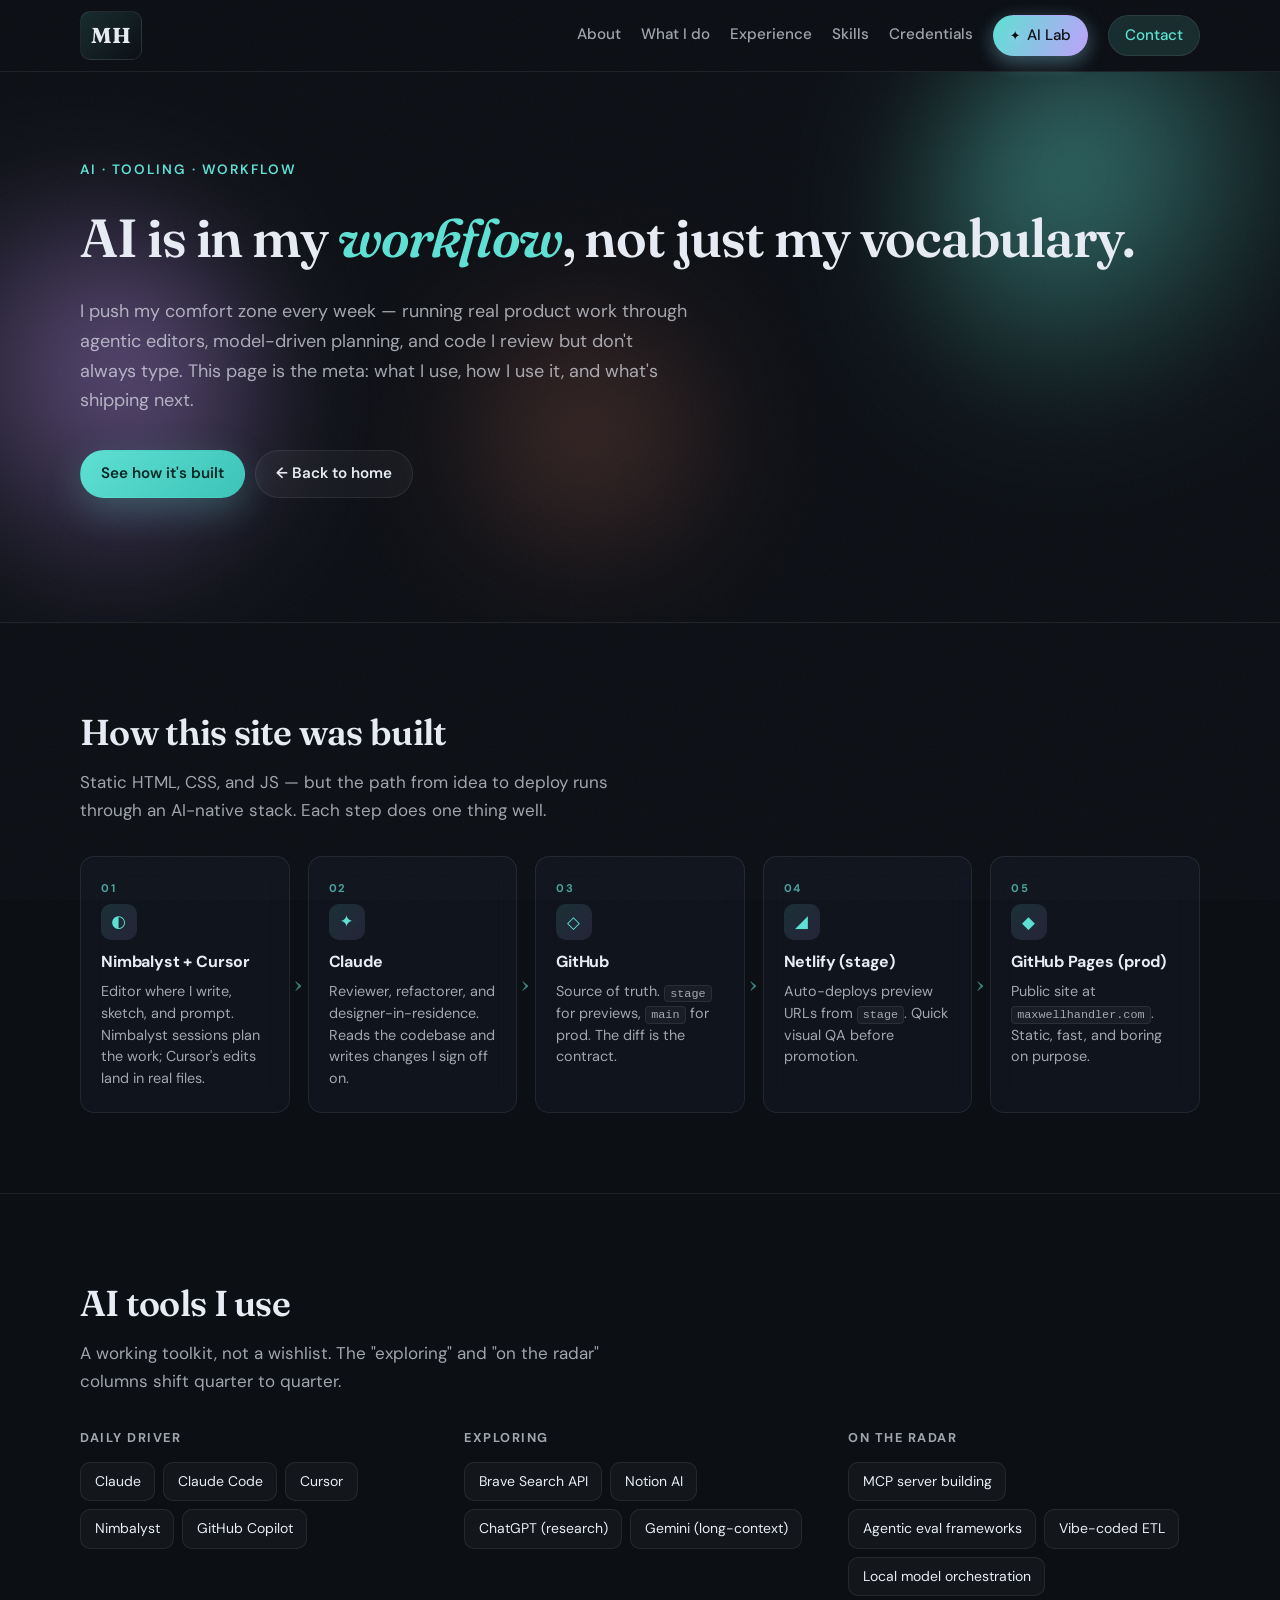
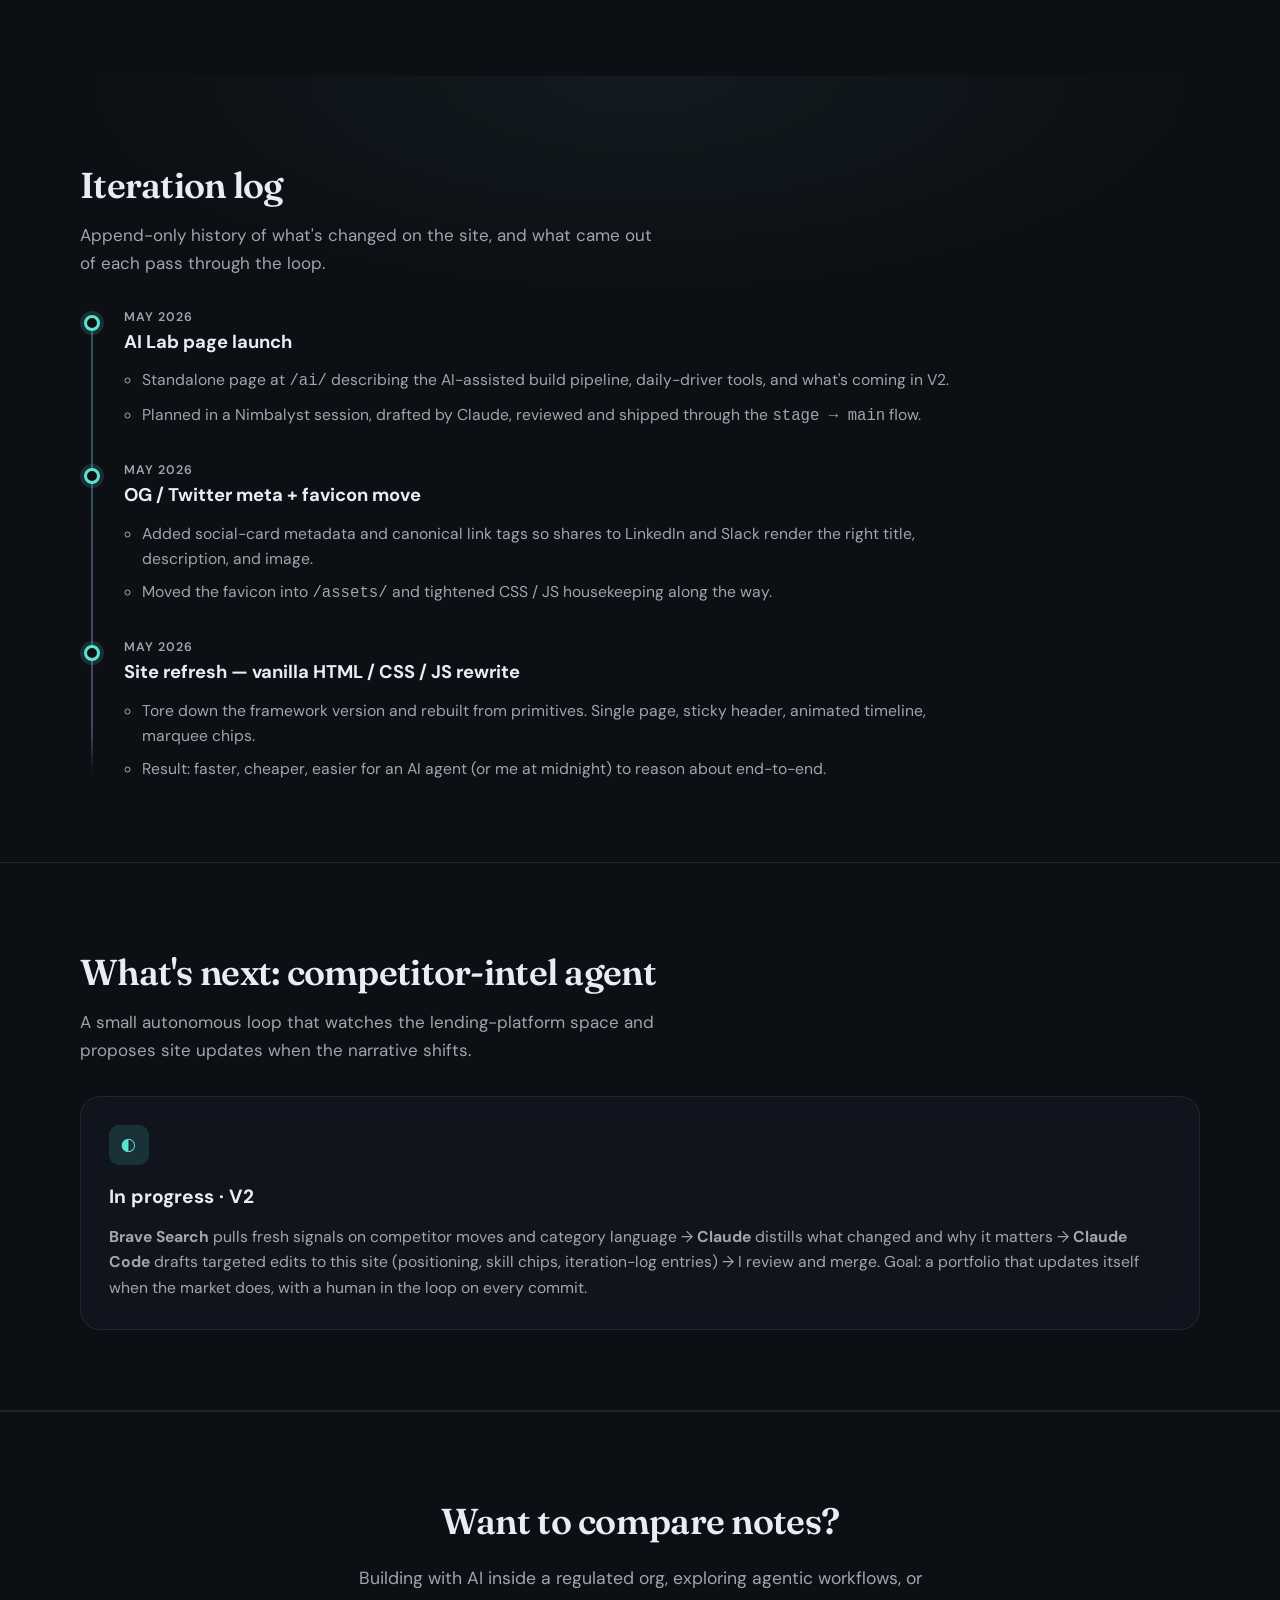
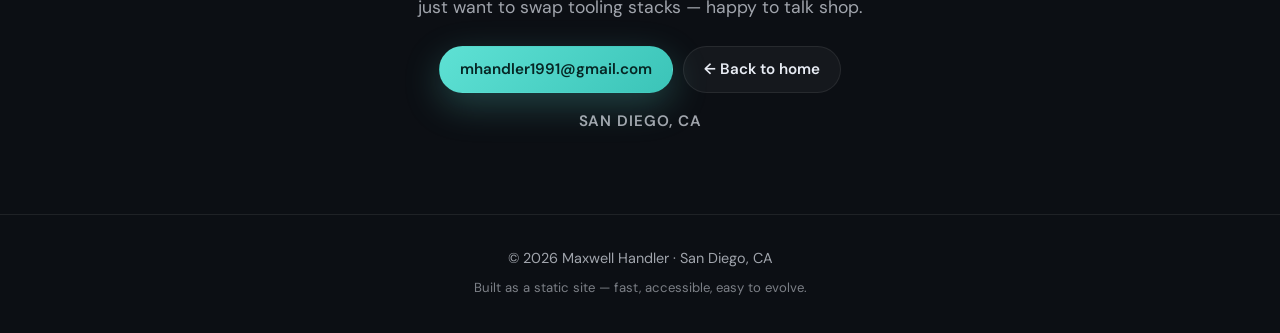
<file: ai/index.html>
<!doctype html>
<html lang="en">
  <head>
    <meta charset="utf-8">
    <meta name="viewport" content="width=device-width, initial-scale=1, viewport-fit=cover">
    <meta name="theme-color" content="#0c0f14">
    <meta name="description" content="Maxwell Handler's AI Lab — how this site is built with AI-assisted workflows, the tools in daily rotation, and what's shipping next.">
    <title>AI Lab · Maxwell Handler</title>
    <link rel="canonical" href="https://maxwellhandler.com/ai/">
    <link rel="icon" href="/assets/favicon.svg" type="image/svg+xml">

    <meta property="og:type" content="website">
    <meta property="og:url" content="https://maxwellhandler.com/ai/">
    <meta property="og:title" content="AI Lab · Maxwell Handler">
    <meta property="og:description" content="How this portfolio is built with AI-assisted workflows — the tools in daily rotation, what's on the radar, and the meta-experiment of shipping changes through Claude, Nimbalyst, and Cursor.">
    <meta property="og:image" content="https://maxwellhandler.com/assets/profile.jpg">
    <meta property="og:image:alt" content="Portrait of Maxwell Handler">

    <meta name="twitter:card" content="summary">
    <meta name="twitter:url" content="https://maxwellhandler.com/ai/">
    <meta name="twitter:title" content="AI Lab · Maxwell Handler">
    <meta name="twitter:description" content="How this portfolio is built with AI-assisted workflows — the tools in daily rotation, what's on the radar, and the meta-experiment of shipping changes through Claude, Nimbalyst, and Cursor.">
    <meta name="twitter:image" content="https://maxwellhandler.com/assets/profile.jpg">

    <link rel="preconnect" href="https://fonts.googleapis.com">
    <link rel="preconnect" href="https://fonts.gstatic.com" crossorigin>
    <link href="https://fonts.googleapis.com/css2?family=DM+Sans:ital,opsz,wght@0,9..40,400;0,9..40,500;0,9..40,600;0,9..40,700;1,9..40,400&family=Fraunces:ital,opsz,wght@0,9..144,500;0,9..144,600;0,9..144,700;1,9..144,500&display=swap" rel="stylesheet">
    <link href="/css/styles.css" rel="stylesheet">
  </head>
  <body>
    <div class="noise" aria-hidden="true"></div>

    <header class="site-header">
      <div class="container header-inner">
        <a class="logo" href="/">MH</a>
        <button type="button" class="nav-toggle" aria-expanded="false" aria-controls="site-nav">
          <span class="sr-only">Menu</span>
          <span class="nav-toggle-bar"></span>
          <span class="nav-toggle-bar"></span>
        </button>
        <nav id="site-nav" class="site-nav" aria-label="Primary">
          <a href="/#about">About</a>
          <a href="/#pillars">What I do</a>
          <a href="/#experience">Experience</a>
          <a href="/#skills">Skills</a>
          <a href="/#credentials">Credentials</a>
          <a href="/ai/" class="nav-cta nav-cta-primary" aria-current="page">AI Lab</a>
          <a href="/#contact" class="nav-cta">Contact</a>
        </nav>
      </div>
    </header>

    <main id="top">
      <section class="hero">
        <div class="hero-bg" aria-hidden="true">
          <div class="blob blob-a"></div>
          <div class="blob blob-b"></div>
          <div class="blob blob-c"></div>
        </div>
        <div class="container hero-inner">
          <p class="hero-kicker">AI · Tooling · Workflow</p>
          <h1 class="hero-title">
            AI is in my <span class="accent">workflow</span>, not just my vocabulary.
          </h1>
          <p class="hero-lead">
            I push my comfort zone every week — running real product work through agentic editors, model-driven planning, and code I review but don't always type. This page is the meta: what I use, how I use it, and what's shipping next.
          </p>
          <div class="hero-actions">
            <a class="btn btn-primary" href="#how-built">See how it's built</a>
            <a class="btn btn-ghost" href="/">&larr; Back to home</a>
          </div>
        </div>
      </section>

      <section id="how-built" class="section section-pillars">
        <div class="container">
          <div class="section-head">
            <h2 class="section-title">How this site was built</h2>
            <p class="section-sub">Static HTML, CSS, and JS — but the path from idea to deploy runs through an AI-native stack. Each step does one thing well.</p>
          </div>
          <ol class="pipeline">
            <li class="pipeline-step">
              <span class="pipeline-step-icon" aria-hidden="true">◐</span>
              <h3>Nimbalyst + Cursor</h3>
              <p>Editor where I write, sketch, and prompt. Nimbalyst sessions plan the work; Cursor's edits land in real files.</p>
            </li>
            <li class="pipeline-step">
              <span class="pipeline-step-icon" aria-hidden="true">✦</span>
              <h3>Claude</h3>
              <p>Reviewer, refactorer, and designer-in-residence. Reads the codebase and writes changes I sign off on.</p>
            </li>
            <li class="pipeline-step">
              <span class="pipeline-step-icon" aria-hidden="true">◇</span>
              <h3>GitHub</h3>
              <p>Source of truth. <code>stage</code> for previews, <code>main</code> for prod. The diff is the contract.</p>
            </li>
            <li class="pipeline-step">
              <span class="pipeline-step-icon" aria-hidden="true">◢</span>
              <h3>Netlify (stage)</h3>
              <p>Auto-deploys preview URLs from <code>stage</code>. Quick visual QA before promotion.</p>
            </li>
            <li class="pipeline-step">
              <span class="pipeline-step-icon" aria-hidden="true">◆</span>
              <h3>GitHub Pages (prod)</h3>
              <p>Public site at <code>maxwellhandler.com</code>. Static, fast, and boring on purpose.</p>
            </li>
          </ol>
        </div>
      </section>

      <section id="tools" class="section section-skills">
        <div class="container">
          <div class="section-head">
            <h2 class="section-title">AI tools I use</h2>
            <p class="section-sub">A working toolkit, not a wishlist. The "exploring" and "on the radar" columns shift quarter to quarter.</p>
          </div>
          <div class="skill-groups">
            <div class="skill-group">
              <h3>Daily driver</h3>
              <ul class="skill-chips">
                <li>Claude</li>
                <li>Claude Code</li>
                <li>Cursor</li>
                <li>Nimbalyst</li>
                <li>GitHub Copilot</li>
              </ul>
            </div>
            <div class="skill-group">
              <h3>Exploring</h3>
              <ul class="skill-chips">
                <li>Brave Search API</li>
                <li>Notion AI</li>
                <li>ChatGPT (research)</li>
                <li>Gemini (long-context)</li>
              </ul>
            </div>
            <div class="skill-group">
              <h3>On the radar</h3>
              <ul class="skill-chips">
                <li>MCP server building</li>
                <li>Agentic eval frameworks</li>
                <li>Vibe-coded ETL</li>
                <li>Local model orchestration</li>
              </ul>
            </div>
          </div>
        </div>
      </section>

      <section id="iteration-log" class="section section-timeline">
        <div class="container">
          <div class="section-head">
            <h2 class="section-title">Iteration log</h2>
            <p class="section-sub">Append-only history of what's changed on the site, and what came out of each pass through the loop.</p>
          </div>
          <ol class="timeline">
            <li class="timeline-item">
              <span class="timeline-dot"></span>
              <div class="timeline-body">
                <p class="timeline-meta">May 2026</p>
                <h3>AI Lab page launch</h3>
                <ul class="timeline-bullets">
                  <li>Standalone page at <code>/ai/</code> describing the AI-assisted build pipeline, daily-driver tools, and what's coming in V2.</li>
                  <li>Planned in a Nimbalyst session, drafted by Claude, reviewed and shipped through the <code>stage → main</code> flow.</li>
                </ul>
              </div>
            </li>
            <li class="timeline-item">
              <span class="timeline-dot"></span>
              <div class="timeline-body">
                <p class="timeline-meta">May 2026</p>
                <h3>OG / Twitter meta + favicon move</h3>
                <ul class="timeline-bullets">
                  <li>Added social-card metadata and canonical link tags so shares to LinkedIn and Slack render the right title, description, and image.</li>
                  <li>Moved the favicon into <code>/assets/</code> and tightened CSS / JS housekeeping along the way.</li>
                </ul>
              </div>
            </li>
            <li class="timeline-item">
              <span class="timeline-dot"></span>
              <div class="timeline-body">
                <p class="timeline-meta">May 2026</p>
                <h3>Site refresh — vanilla HTML / CSS / JS rewrite</h3>
                <ul class="timeline-bullets">
                  <li>Tore down the framework version and rebuilt from primitives. Single page, sticky header, animated timeline, marquee chips.</li>
                  <li>Result: faster, cheaper, easier for an AI agent (or me at midnight) to reason about end-to-end.</li>
                </ul>
              </div>
            </li>
          </ol>
        </div>
      </section>

      <section id="whats-next" class="section section-pillars">
        <div class="container">
          <div class="section-head">
            <h2 class="section-title">What's next: competitor-intel agent</h2>
            <p class="section-sub">A small autonomous loop that watches the lending-platform space and proposes site updates when the narrative shifts.</p>
          </div>
          <article class="pillar-card pillar-card-pm">
            <span class="pillar-icon" aria-hidden="true">◐</span>
            <h3>In progress · V2</h3>
            <p>
              <strong>Brave Search</strong> pulls fresh signals on competitor moves and category language &rarr; <strong>Claude</strong> distills what changed and why it matters &rarr; <strong>Claude Code</strong> drafts targeted edits to this site (positioning, skill chips, iteration-log entries) &rarr; I review and merge. Goal: a portfolio that updates itself when the market does, with a human in the loop on every commit.
            </p>
          </article>
        </div>
      </section>

      <section id="contact" class="section section-contact">
        <div class="container contact-inner">
          <h2 class="section-title">Want to compare notes?</h2>
          <p class="contact-lead">
            Building with AI inside a regulated org, exploring agentic workflows, or just want to swap tooling stacks — happy to talk shop.
          </p>
          <div class="hero-actions contact-actions">
            <a class="btn btn-primary" href="mailto:mhandler1991@gmail.com">mhandler1991@gmail.com</a>
            <a class="btn btn-ghost" href="/">&larr; Back to home</a>
          </div>
          <p class="contact-location">San Diego, CA</p>
        </div>
      </section>
    </main>

    <footer class="site-footer">
      <div class="container footer-inner">
        <p>© <span id="year"></span> Maxwell Handler · San Diego, CA</p>
        <p class="footer-note">Built as a static site — fast, accessible, easy to evolve.</p>
      </div>
    </footer>

    <script src="/js/scripts.js" defer></script>
  </body>
</html>
</file>
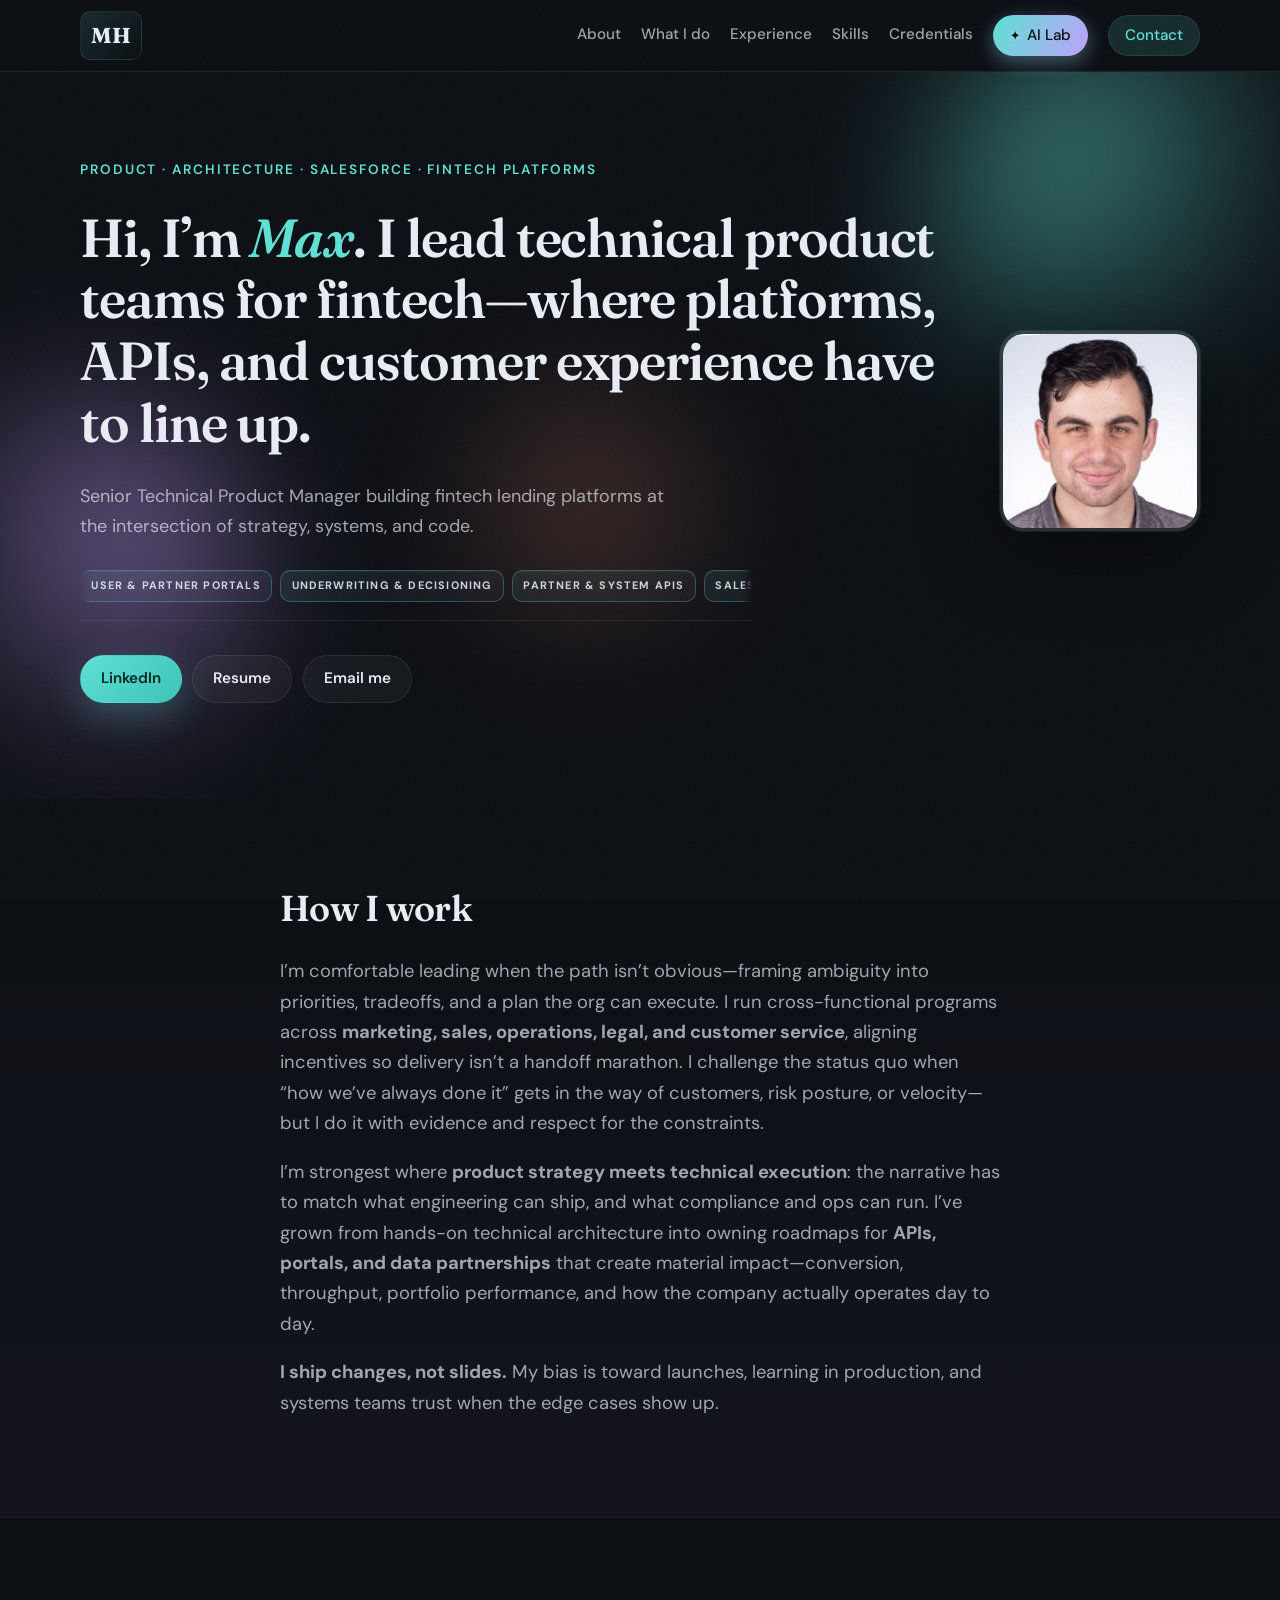
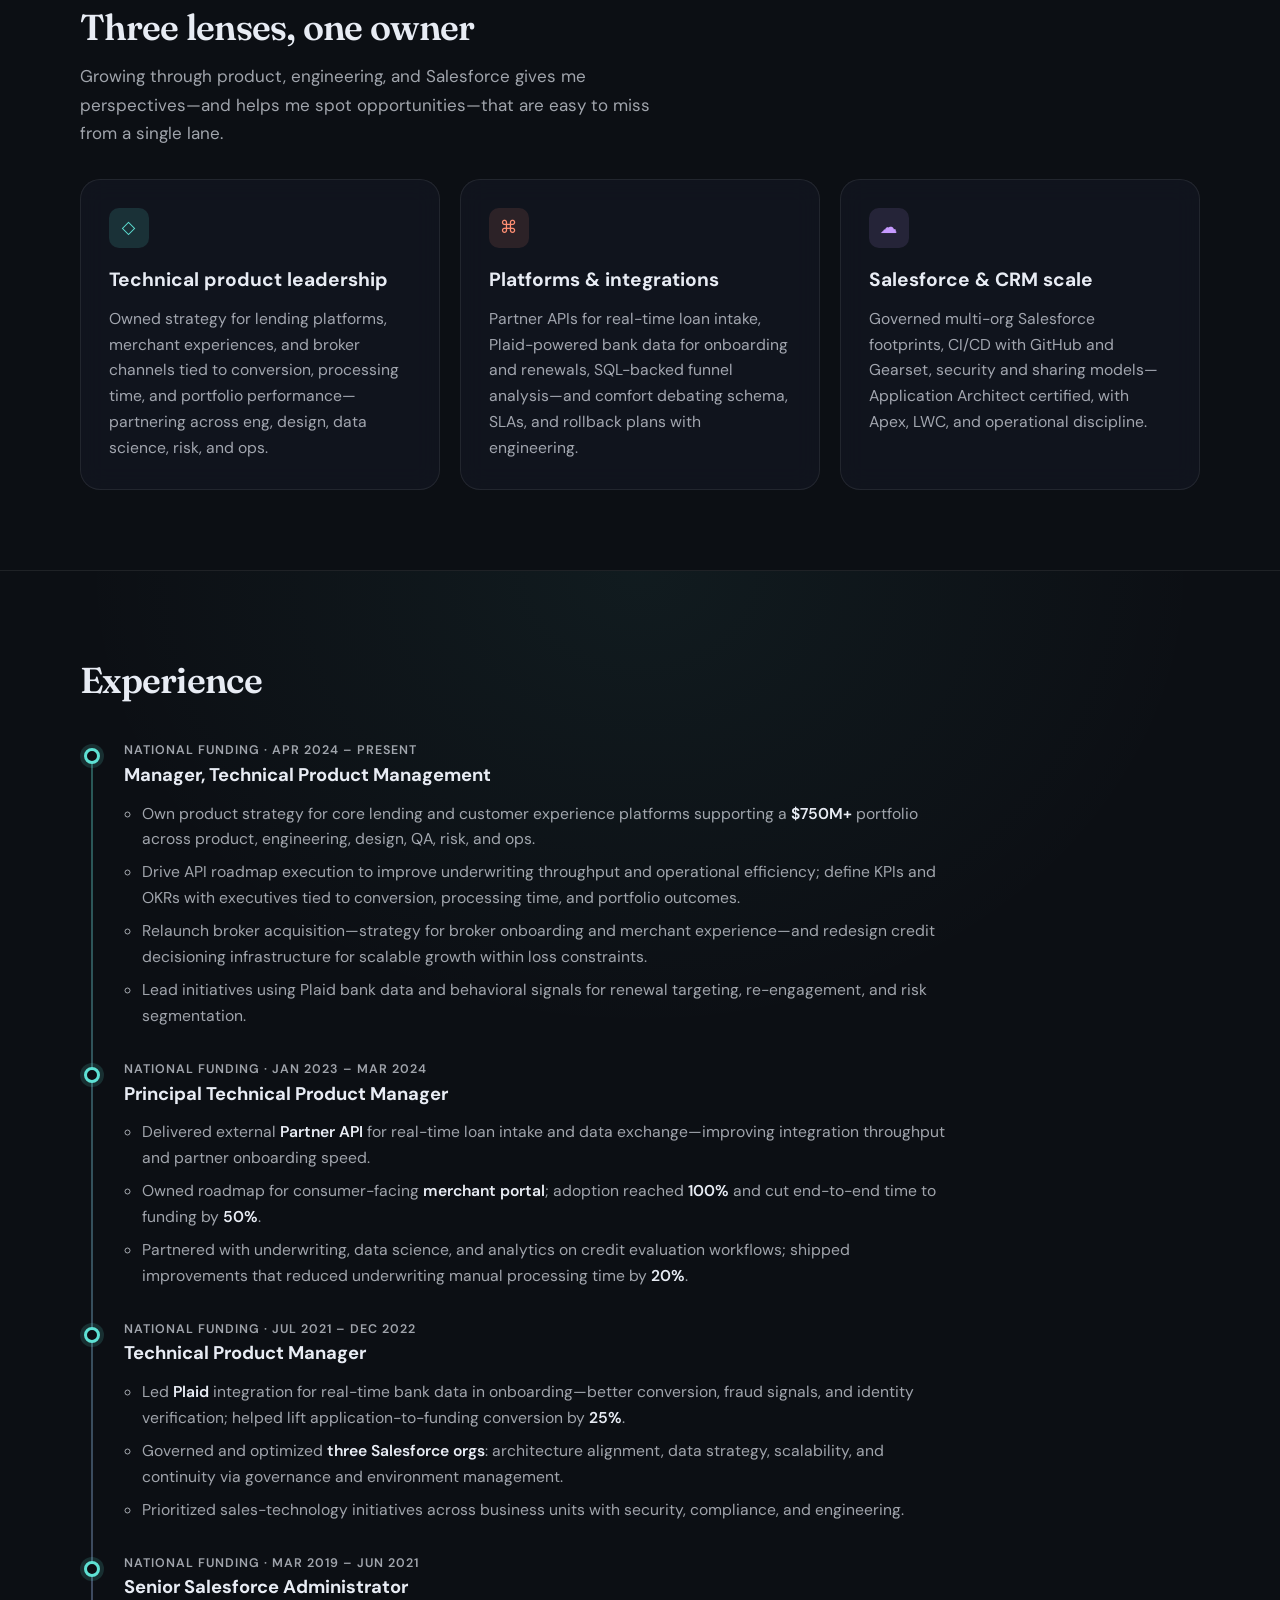
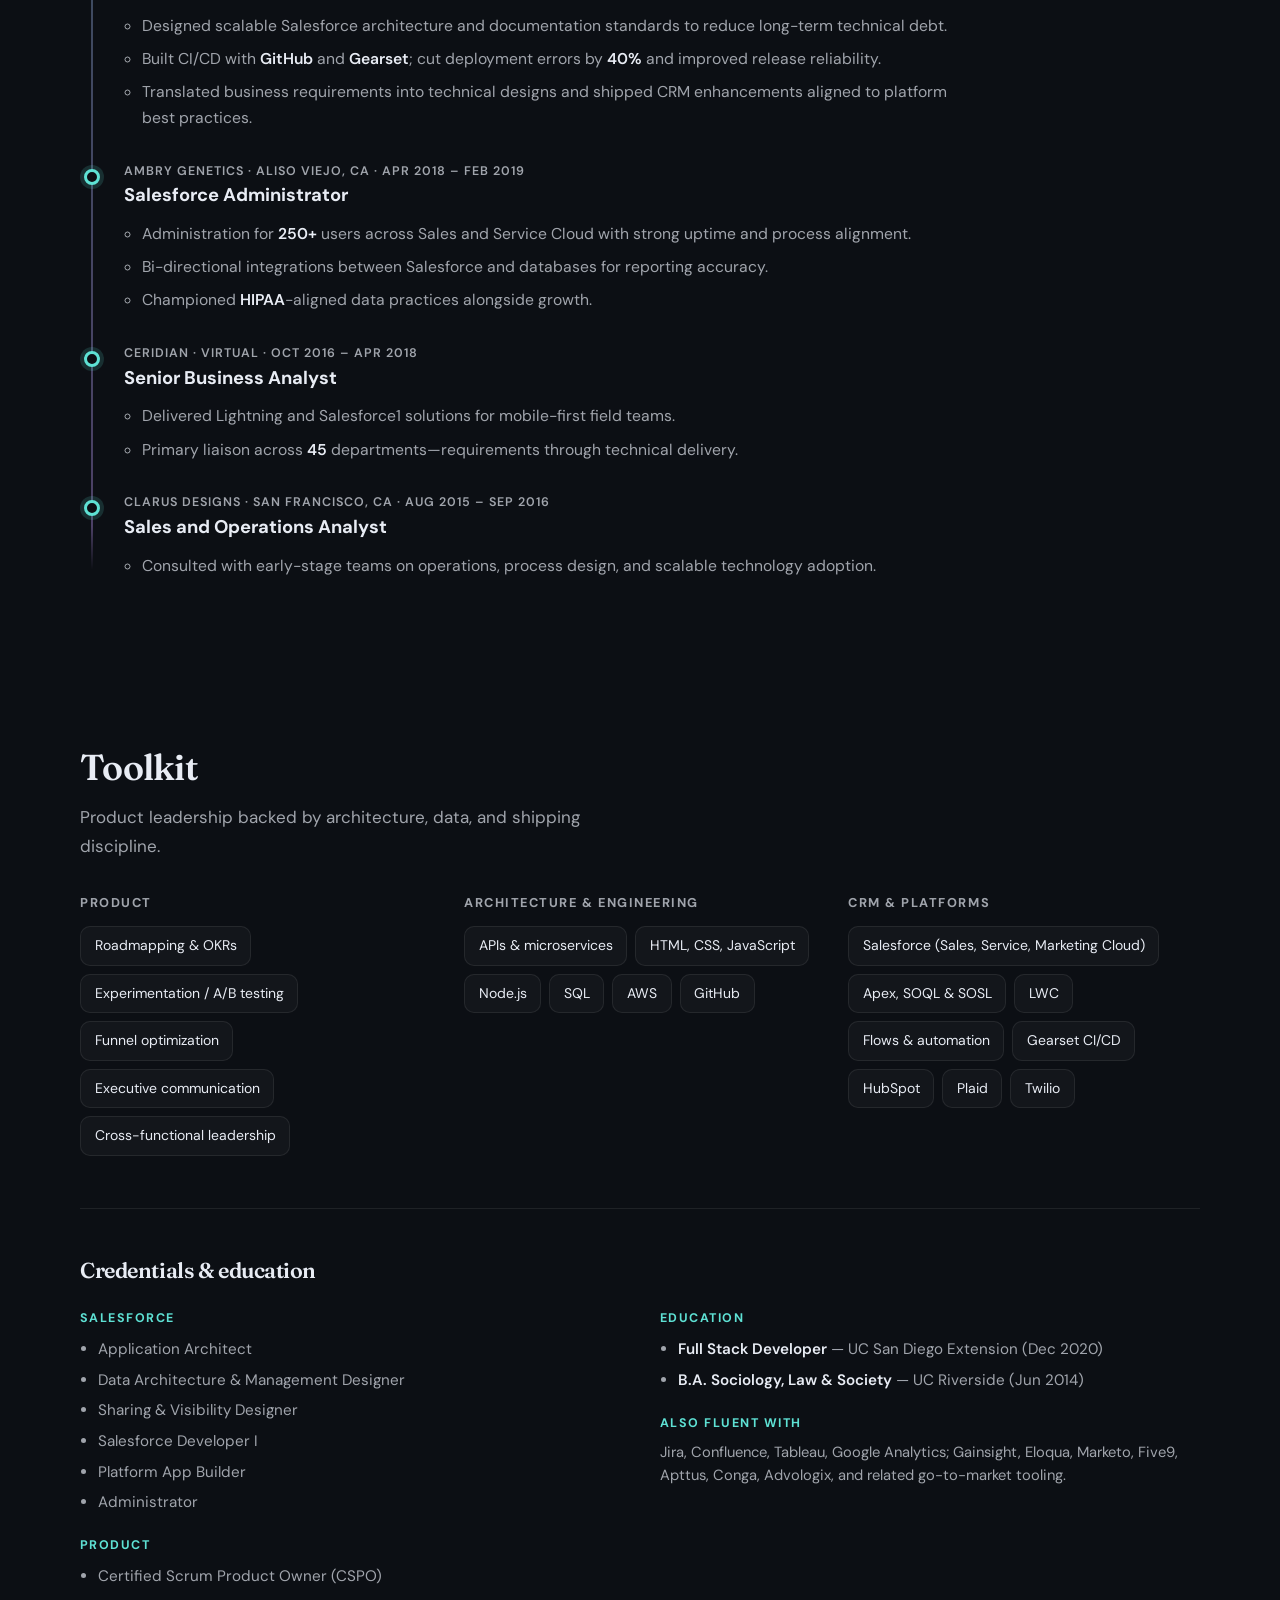
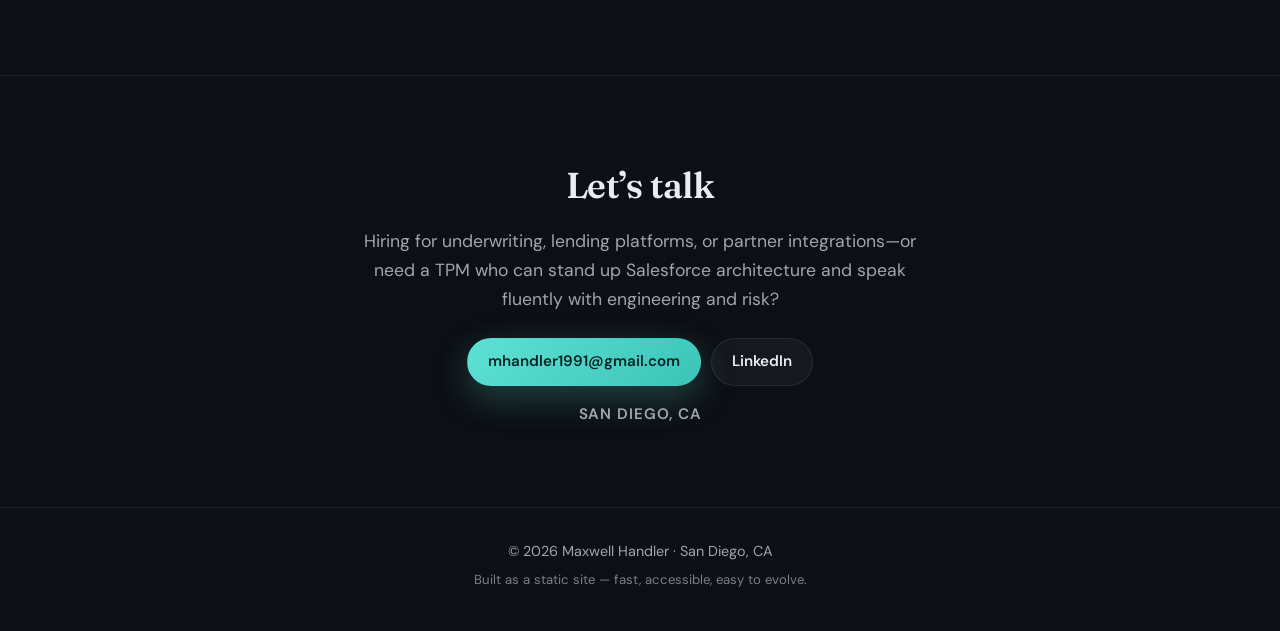
<file: archive/index.html>
<!doctype html>
<html lang="en">
  <head>
    <meta charset="utf-8">
    <meta name="robots" content="noindex">
    <meta name="viewport" content="width=device-width, initial-scale=1, viewport-fit=cover">
    <meta name="theme-color" content="#0c0f14">
    <meta name="description" content="Maxwell Handler — Senior Technical Product Manager in fintech platforms ($750M+ lending portfolio). Salesforce Application Architect and full-stack developer, San Diego.">
    <title>Maxwell Handler · Senior Technical PM · Fintech &amp; Platforms</title>
    <link rel="canonical" href="https://maxwellhandler.com/">
    <link rel="icon" href="/archive/favicon.svg" type="image/svg+xml">

    <meta property="og:type" content="website">
    <meta property="og:url" content="https://maxwellhandler.com/">
    <meta property="og:title" content="Maxwell Handler · Senior Technical PM · Fintech &amp; Platforms">
    <meta property="og:description" content="Senior Technical Product Manager building fintech lending platforms at the intersection of strategy, systems, and code.">
    <meta property="og:image" content="https://maxwellhandler.com/assets/profile.jpg">
    <meta property="og:image:alt" content="Portrait of Maxwell Handler">

    <meta name="twitter:card" content="summary">
    <meta name="twitter:url" content="https://maxwellhandler.com/">
    <meta name="twitter:title" content="Maxwell Handler · Senior Technical PM · Fintech &amp; Platforms">
    <meta name="twitter:description" content="Senior Technical Product Manager building fintech lending platforms at the intersection of strategy, systems, and code.">
    <meta name="twitter:image" content="https://maxwellhandler.com/assets/profile.jpg">
    <link rel="preconnect" href="https://fonts.googleapis.com">
    <link rel="preconnect" href="https://fonts.gstatic.com" crossorigin>
    <link href="https://fonts.googleapis.com/css2?family=DM+Sans:ital,opsz,wght@0,9..40,400;0,9..40,500;0,9..40,600;0,9..40,700;1,9..40,400&family=Fraunces:ital,opsz,wght@0,9..144,500;0,9..144,600;0,9..144,700;1,9..144,500&display=swap" rel="stylesheet">
    <link href="css/styles.css" rel="stylesheet">
  </head>
  <body>
    <div class="noise" aria-hidden="true"></div>

    <header class="site-header">
      <div class="container header-inner">
        <a class="logo" href="#top">MH</a>
        <button type="button" class="nav-toggle" aria-expanded="false" aria-controls="site-nav">
          <span class="sr-only">Menu</span>
          <span class="nav-toggle-bar"></span>
          <span class="nav-toggle-bar"></span>
        </button>
        <nav id="site-nav" class="site-nav" aria-label="Primary">
          <a href="#about">About</a>
          <a href="#pillars">What I do</a>
          <a href="#experience">Experience</a>
          <a href="#skills">Skills</a>
          <a href="#credentials">Credentials</a>
          <a href="/archive/ai/" class="nav-cta nav-cta-primary">AI Lab</a>
          <a href="#contact" class="nav-cta">Contact</a>
        </nav>
      </div>
    </header>

    <main id="top">
      <section class="hero">
        <div class="hero-bg" aria-hidden="true">
          <div class="blob blob-a"></div>
          <div class="blob blob-b"></div>
          <div class="blob blob-c"></div>
        </div>
        <div class="container hero-inner">
          <p class="hero-kicker">Product · Architecture · Salesforce · Fintech platforms</p>
          <h1 class="hero-title">
            Hi, I’m <span class="accent">Max</span>. I lead technical product teams for fintech—where platforms, APIs, and customer experience have to line up.
          </h1>
          <p class="hero-lead">
            Senior Technical Product Manager building fintech lending platforms at the intersection of strategy, systems, and code.
          </p>
          <div class="hero-tags-shell" id="hero-tags-shell">
            <div class="hero-tags-viewport">
              <div class="hero-tags-track" id="hero-tags-track">
                <div class="hero-tags-group">
                  <ul class="hero-tags" aria-label="Focus areas">
                    <li>User &amp; Partner Portals</li>
                    <li>Underwriting &amp; Decisioning</li>
                    <li>Partner &amp; System APIs</li>
                    <li>Salesforce Architecture</li>
                  </ul>
                </div>
              </div>
            </div>
          </div>
          <div class="hero-actions">
            <a class="btn btn-primary" href="https://www.linkedin.com/in/handler1991/" target="_blank" rel="noopener noreferrer">LinkedIn</a>
            <a class="btn btn-ghost" href="https://docs.google.com/document/d/e/2PACX-1vSrySJOaq8SuYeRH-K_3uF4G3KK_gRlw0_6EuYZO0PegL6YQ7afXb8db5gmuZ7FHSu0zb8z-pK59tql/pub" target="_blank" rel="noopener noreferrer">Resume</a>
            <a class="btn btn-ghost" href="mailto:mhandler1991@gmail.com">Email me</a>
          </div>
          <div class="hero-profile" id="hero-profile">
            <span class="hero-photo-fallback" aria-hidden="true">MH</span>
            <img src="/assets/profile.jpg" alt="Portrait of Maxwell Handler" width="200" height="200" loading="eager" class="hero-photo" id="hero-photo">
          </div>
        </div>
      </section>

      <section id="about" class="section section-about">
        <div class="container narrow">
          <h2 class="section-title">How I work</h2>
          <p class="large-text">
            I’m comfortable leading when the path isn’t obvious—framing ambiguity into priorities, tradeoffs, and a plan the org can execute.
            I run cross-functional programs across <strong>marketing, sales, operations, legal, and customer service</strong>, aligning incentives so delivery isn’t a handoff marathon.
            I challenge the status quo when “how we’ve always done it” gets in the way of customers, risk posture, or velocity—but I do it with evidence and respect for the constraints.
          </p>
          <p class="large-text">
            I’m strongest where <strong>product strategy meets technical execution</strong>: the narrative has to match what engineering can ship, and what compliance and ops can run.
            I’ve grown from hands-on technical architecture into owning roadmaps for <strong>APIs, portals, and data partnerships</strong> that create material impact—conversion, throughput, portfolio performance, and how the company actually operates day to day.
          </p>
          <p class="large-text">
            <strong>I ship changes, not slides.</strong> My bias is toward launches, learning in production, and systems teams trust when the edge cases show up.
          </p>
        </div>
      </section>

      <section id="pillars" class="section section-pillars">
        <div class="container">
          <div class="section-head">
            <h2 class="section-title">Three lenses, one owner</h2>
            <p class="section-sub">Growing through product, engineering, and Salesforce gives me perspectives—and helps me spot opportunities—that are easy to miss from a single lane.</p>
          </div>
          <div class="pillar-grid">
            <article class="pillar-card pillar-card-pm">
              <span class="pillar-icon" aria-hidden="true">◇</span>
              <h3>Technical product leadership</h3>
              <p>Owned strategy for lending platforms, merchant experiences, and broker channels tied to conversion, processing time, and portfolio performance—partnering across eng, design, data science, risk, and ops.</p>
            </article>
            <article class="pillar-card pillar-card-dev">
              <span class="pillar-icon" aria-hidden="true">⌘</span>
              <h3>Platforms &amp; integrations</h3>
              <p>Partner APIs for real-time loan intake, Plaid-powered bank data for onboarding and renewals, SQL-backed funnel analysis—and comfort debating schema, SLAs, and rollback plans with engineering.</p>
            </article>
            <article class="pillar-card pillar-card-sfdc">
              <span class="pillar-icon" aria-hidden="true">☁</span>
              <h3>Salesforce &amp; CRM scale</h3>
              <p>Governed multi-org Salesforce footprints, CI/CD with GitHub and Gearset, security and sharing models—Application Architect certified, with Apex, LWC, and operational discipline.</p>
            </article>
          </div>
        </div>
      </section>

      <section id="experience" class="section section-timeline">
        <div class="container">
          <div class="section-head">
            <h2 class="section-title">Experience</h2>
          </div>
          <ol class="timeline">
            <li class="timeline-item">
              <span class="timeline-dot"></span>
              <div class="timeline-body">
                <p class="timeline-meta">National Funding · Apr 2024 – Present</p>
                <h3>Manager, Technical Product Management</h3>
                <ul class="timeline-bullets">
                  <li>Own product strategy for core lending and customer experience platforms supporting a <strong>$750M+</strong> portfolio across product, engineering, design, QA, risk, and ops.</li>
                  <li>Drive API roadmap execution to improve underwriting throughput and operational efficiency; define KPIs and OKRs with executives tied to conversion, processing time, and portfolio outcomes.</li>
                  <li>Relaunch broker acquisition—strategy for broker onboarding and merchant experience—and redesign credit decisioning infrastructure for scalable growth within loss constraints.</li>
                  <li>Lead initiatives using Plaid bank data and behavioral signals for renewal targeting, re-engagement, and risk segmentation.</li>
                </ul>
              </div>
            </li>
            <li class="timeline-item">
              <span class="timeline-dot"></span>
              <div class="timeline-body">
                <p class="timeline-meta">National Funding · Jan 2023 – Mar 2024</p>
                <h3>Principal Technical Product Manager</h3>
                <ul class="timeline-bullets">
                  <li>Delivered external <strong>Partner API</strong> for real-time loan intake and data exchange—improving integration throughput and partner onboarding speed.</li>
                  <li>Owned roadmap for consumer-facing <strong>merchant portal</strong>; adoption reached <strong>100%</strong> and cut end-to-end time to funding by <strong>50%</strong>.</li>
                  <li>Partnered with underwriting, data science, and analytics on credit evaluation workflows; shipped improvements that reduced underwriting manual processing time by <strong>20%</strong>.</li>
                </ul>
              </div>
            </li>
            <li class="timeline-item">
              <span class="timeline-dot"></span>
              <div class="timeline-body">
                <p class="timeline-meta">National Funding · Jul 2021 – Dec 2022</p>
                <h3>Technical Product Manager</h3>
                <ul class="timeline-bullets">
                  <li>Led <strong>Plaid</strong> integration for real-time bank data in onboarding—better conversion, fraud signals, and identity verification; helped lift application-to-funding conversion by <strong>25%</strong>.</li>
                  <li>Governed and optimized <strong>three Salesforce orgs</strong>: architecture alignment, data strategy, scalability, and continuity via governance and environment management.</li>
                  <li>Prioritized sales-technology initiatives across business units with security, compliance, and engineering.</li>
                </ul>
              </div>
            </li>
            <li class="timeline-item">
              <span class="timeline-dot"></span>
              <div class="timeline-body">
                <p class="timeline-meta">National Funding · Mar 2019 – Jun 2021</p>
                <h3>Senior Salesforce Administrator</h3>
                <ul class="timeline-bullets">
                  <li>Designed scalable Salesforce architecture and documentation standards to reduce long-term technical debt.</li>
                  <li>Built CI/CD with <strong>GitHub</strong> and <strong>Gearset</strong>; cut deployment errors by <strong>40%</strong> and improved release reliability.</li>
                  <li>Translated business requirements into technical designs and shipped CRM enhancements aligned to platform best practices.</li>
                </ul>
              </div>
            </li>
            <li class="timeline-item">
              <span class="timeline-dot"></span>
              <div class="timeline-body">
                <p class="timeline-meta">Ambry Genetics · Aliso Viejo, CA · Apr 2018 – Feb 2019</p>
                <h3>Salesforce Administrator</h3>
                <ul class="timeline-bullets">
                  <li>Administration for <strong>250+</strong> users across Sales and Service Cloud with strong uptime and process alignment.</li>
                  <li>Bi-directional integrations between Salesforce and databases for reporting accuracy.</li>
                  <li>Championed <strong>HIPAA</strong>-aligned data practices alongside growth.</li>
                </ul>
              </div>
            </li>
            <li class="timeline-item">
              <span class="timeline-dot"></span>
              <div class="timeline-body">
                <p class="timeline-meta">Ceridian · Virtual · Oct 2016 – Apr 2018</p>
                <h3>Senior Business Analyst</h3>
                <ul class="timeline-bullets">
                  <li>Delivered Lightning and Salesforce1 solutions for mobile-first field teams.</li>
                  <li>Primary liaison across <strong>45</strong> departments—requirements through technical delivery.</li>
                </ul>
              </div>
            </li>
            <li class="timeline-item">
              <span class="timeline-dot"></span>
              <div class="timeline-body">
                <p class="timeline-meta">Clarus Designs · San Francisco, CA · Aug 2015 – Sep 2016</p>
                <h3>Sales and Operations Analyst</h3>
                <ul class="timeline-bullets">
                  <li>Consulted with early-stage teams on operations, process design, and scalable technology adoption.</li>
                </ul>
              </div>
            </li>
          </ol>
        </div>
      </section>

      <section id="skills" class="section section-skills">
        <div class="container">
          <div class="section-head">
            <h2 class="section-title">Toolkit</h2>
            <p class="section-sub">Product leadership backed by architecture, data, and shipping discipline.</p>
          </div>
          <div class="skill-groups">
            <div class="skill-group">
              <h3>Product</h3>
              <ul class="skill-chips">
                <li>Roadmapping &amp; OKRs</li>
                <li>Experimentation / A/B testing</li>
                <li>Funnel optimization</li>
                <li>Executive communication</li>
                <li>Cross-functional leadership</li>
              </ul>
            </div>
            <div class="skill-group">
              <h3>Architecture &amp; engineering</h3>
              <ul class="skill-chips">
                <li>APIs &amp; microservices</li>
                <li>HTML, CSS, JavaScript</li>
                <li>Node.js</li>
                <li>SQL</li>
                <li>AWS</li>
                <li>GitHub</li>
              </ul>
            </div>
            <div class="skill-group">
              <h3>CRM &amp; platforms</h3>
              <ul class="skill-chips">
                <li>Salesforce (Sales, Service, Marketing Cloud)</li>
                <li>Apex, SOQL &amp; SOSL</li>
                <li>LWC</li>
                <li>Flows &amp; automation</li>
                <li>Gearset CI/CD</li>
                <li>HubSpot</li>
                <li>Plaid</li>
                <li>Twilio</li>
              </ul>
            </div>
          </div>

          <div id="credentials" class="credentials-block">
            <h3 class="credentials-title">Credentials &amp; education</h3>
            <div class="credentials-grid">
              <div class="credentials-column">
                <h4 class="credentials-heading">Salesforce</h4>
                <ul class="credentials-list">
                  <li>Application Architect</li>
                  <li>Data Architecture &amp; Management Designer</li>
                  <li>Sharing &amp; Visibility Designer</li>
                  <li>Salesforce Developer I</li>
                  <li>Platform App Builder</li>
                  <li>Administrator</li>
                </ul>
                <h4 class="credentials-heading">Product</h4>
                <ul class="credentials-list">
                  <li>Certified Scrum Product Owner (CSPO)</li>
                </ul>
              </div>
              <div class="credentials-column">
                <h4 class="credentials-heading">Education</h4>
                <ul class="credentials-list">
                  <li><strong>Full Stack Developer</strong> — UC San Diego Extension (Dec 2020)</li>
                  <li><strong>B.A. Sociology, Law &amp; Society</strong> — UC Riverside (Jun 2014)</li>
                </ul>
                <h4 class="credentials-heading">Also fluent with</h4>
                <p class="credentials-note">Jira, Confluence, Tableau, Google Analytics; Gainsight, Eloqua, Marketo, Five9, Apttus, Conga, Advologix, and related go-to-market tooling.</p>
              </div>
            </div>
          </div>
        </div>
      </section>

      <section id="contact" class="section section-contact">
        <div class="container contact-inner">
          <h2 class="section-title">Let’s talk</h2>
          <p class="contact-lead">
            Hiring for underwriting, lending platforms, or partner integrations—or need a TPM who can stand up Salesforce architecture and speak fluently with engineering and risk?
          </p>
          <div class="hero-actions contact-actions">
            <a class="btn btn-primary" href="mailto:mhandler1991@gmail.com">mhandler1991@gmail.com</a>
            <a class="btn btn-ghost" href="https://www.linkedin.com/in/handler1991/" target="_blank" rel="noopener noreferrer">LinkedIn</a>
          </div>
          <p class="contact-location">San Diego, CA</p>
        </div>
      </section>
    </main>

    <footer class="site-footer">
      <div class="container footer-inner">
        <p>© <span id="year"></span> Maxwell Handler · San Diego, CA</p>
        <p class="footer-note">Built as a static site — fast, accessible, easy to evolve.</p>
      </div>
    </footer>

    <script src="js/scripts.js" defer></script>
  </body>
</html>
</file>
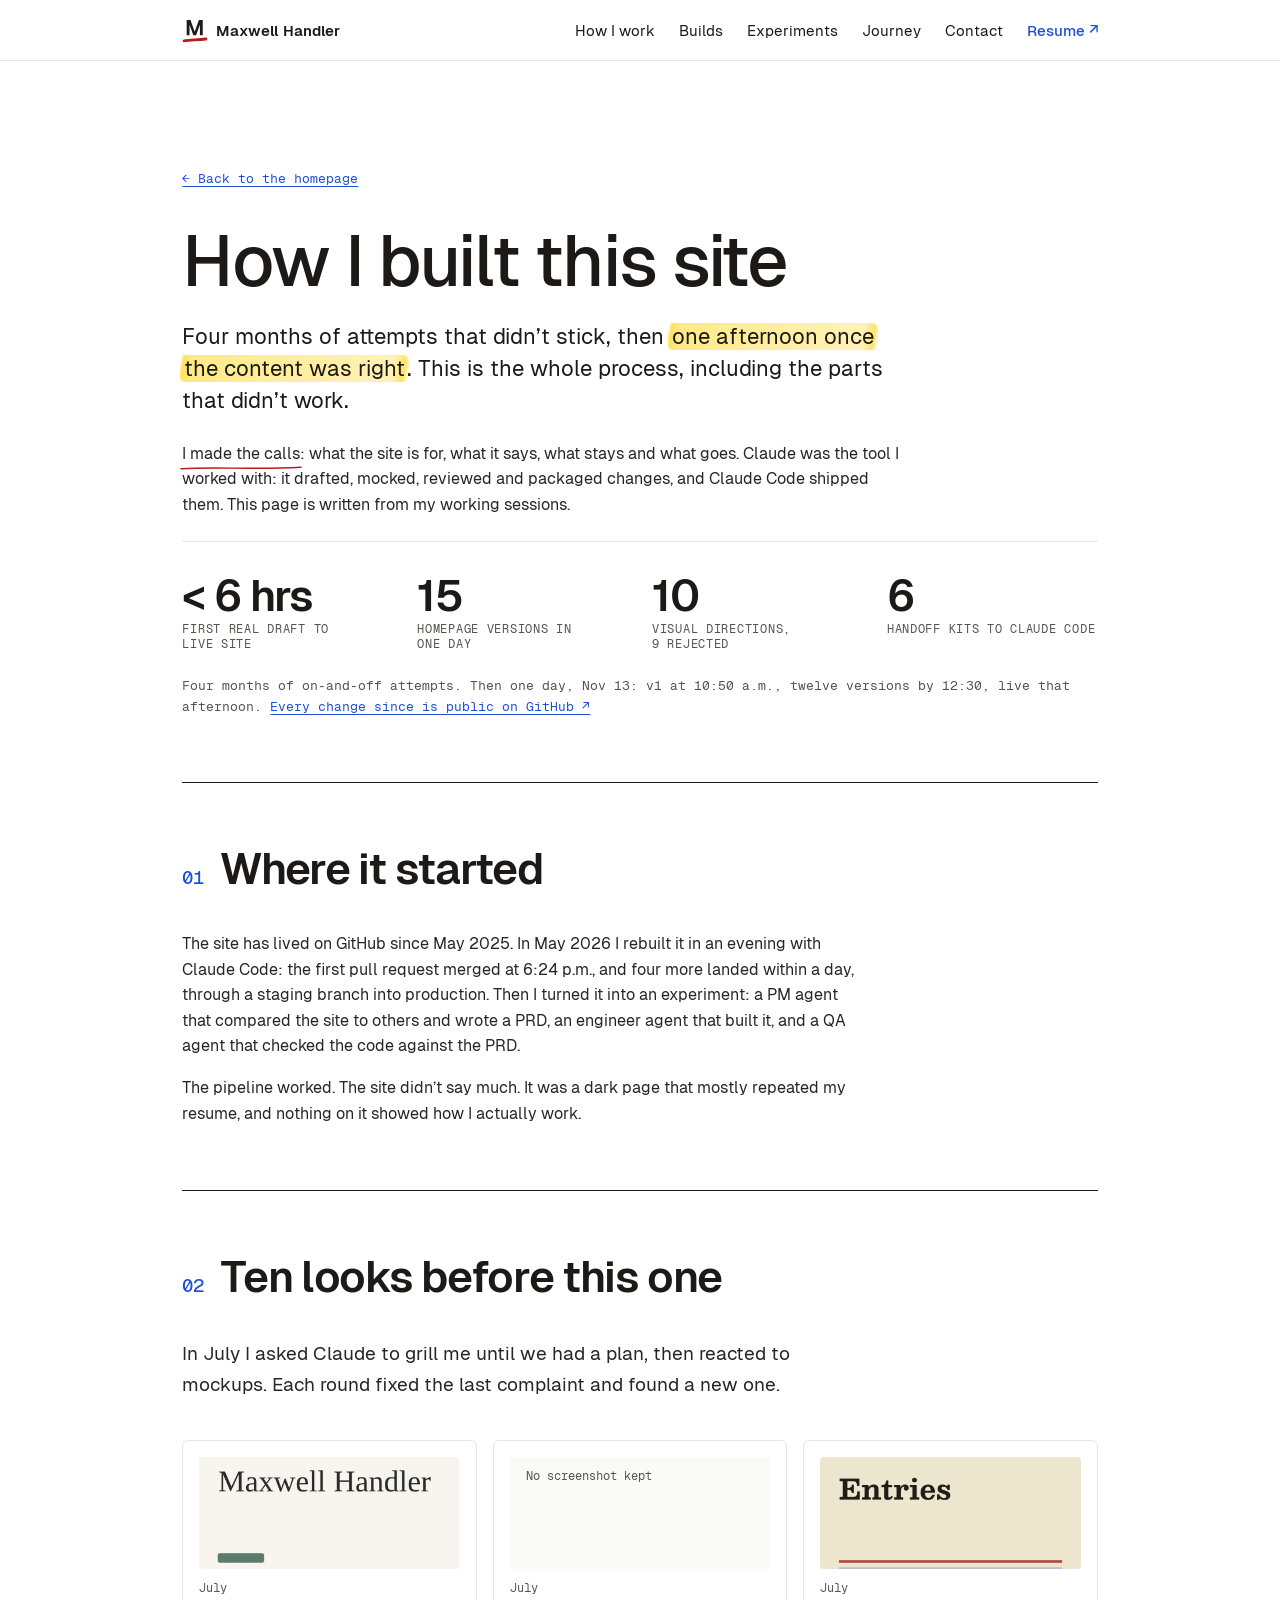
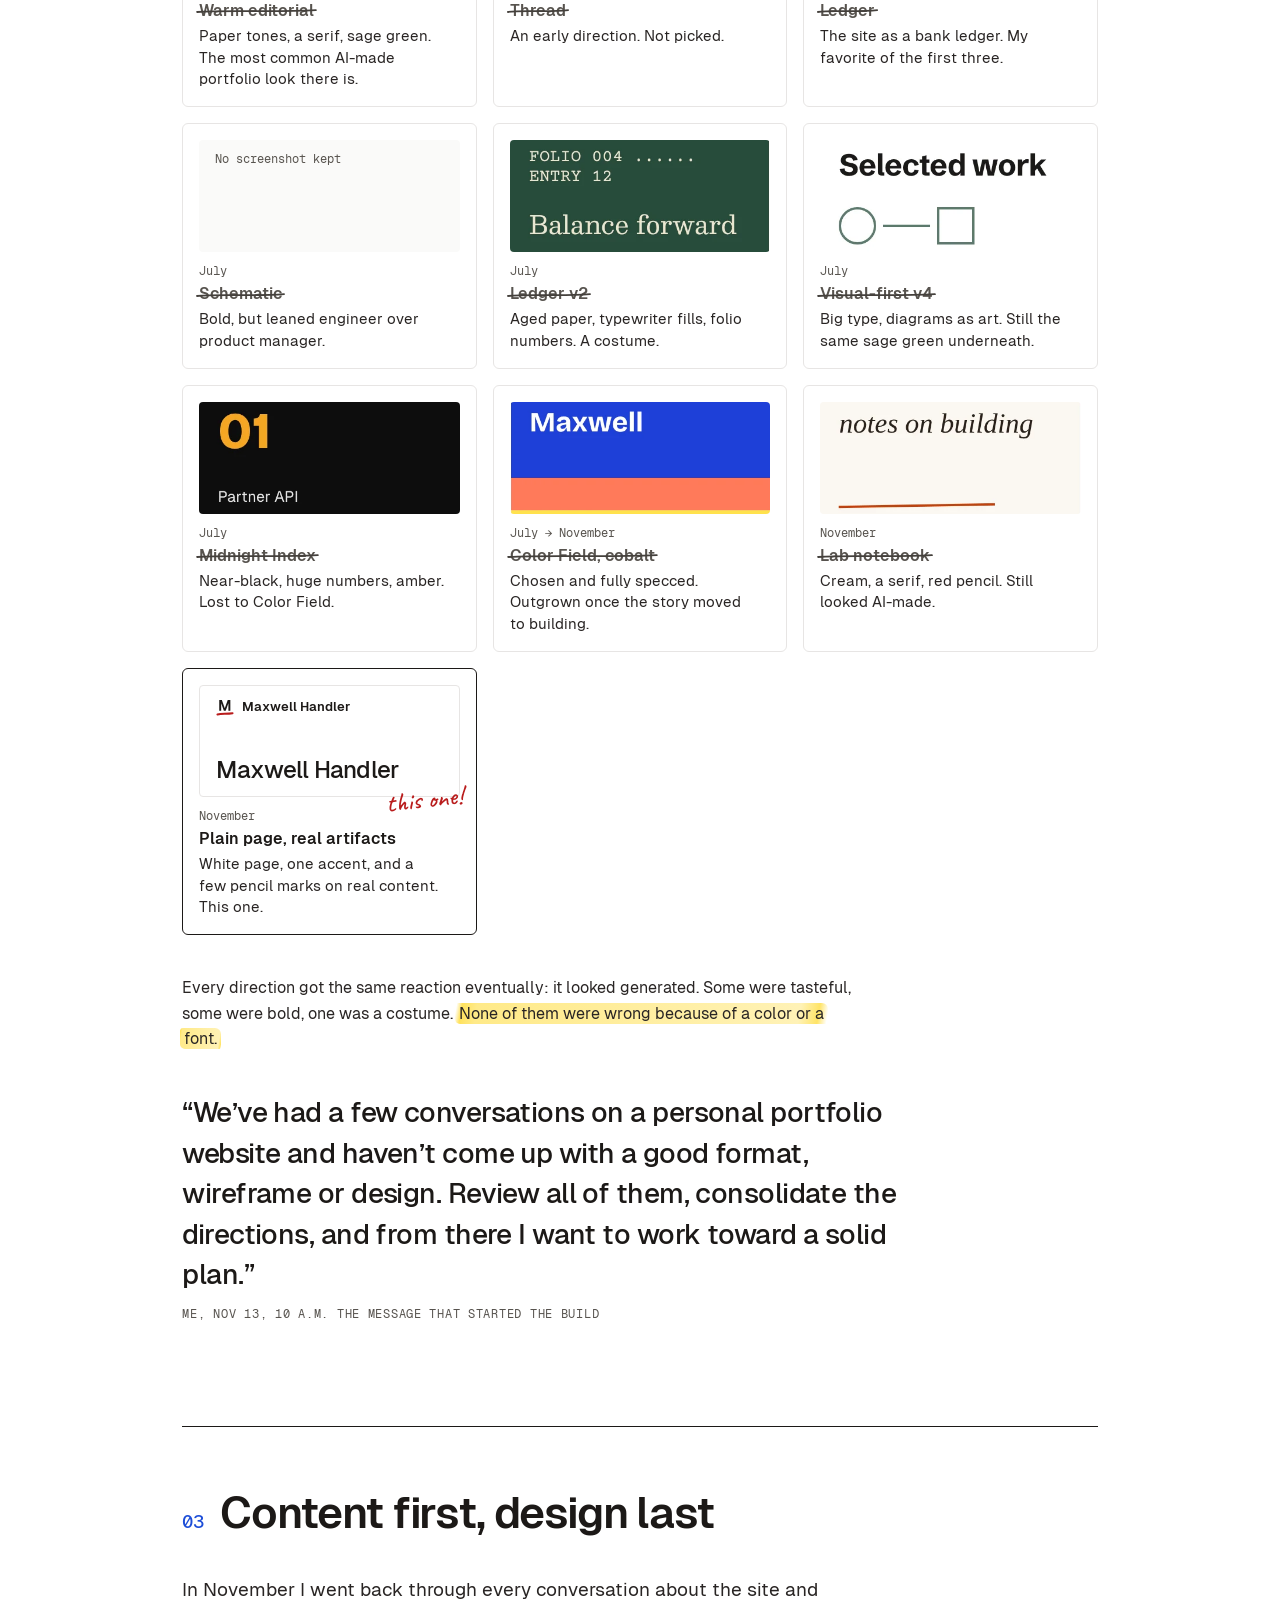
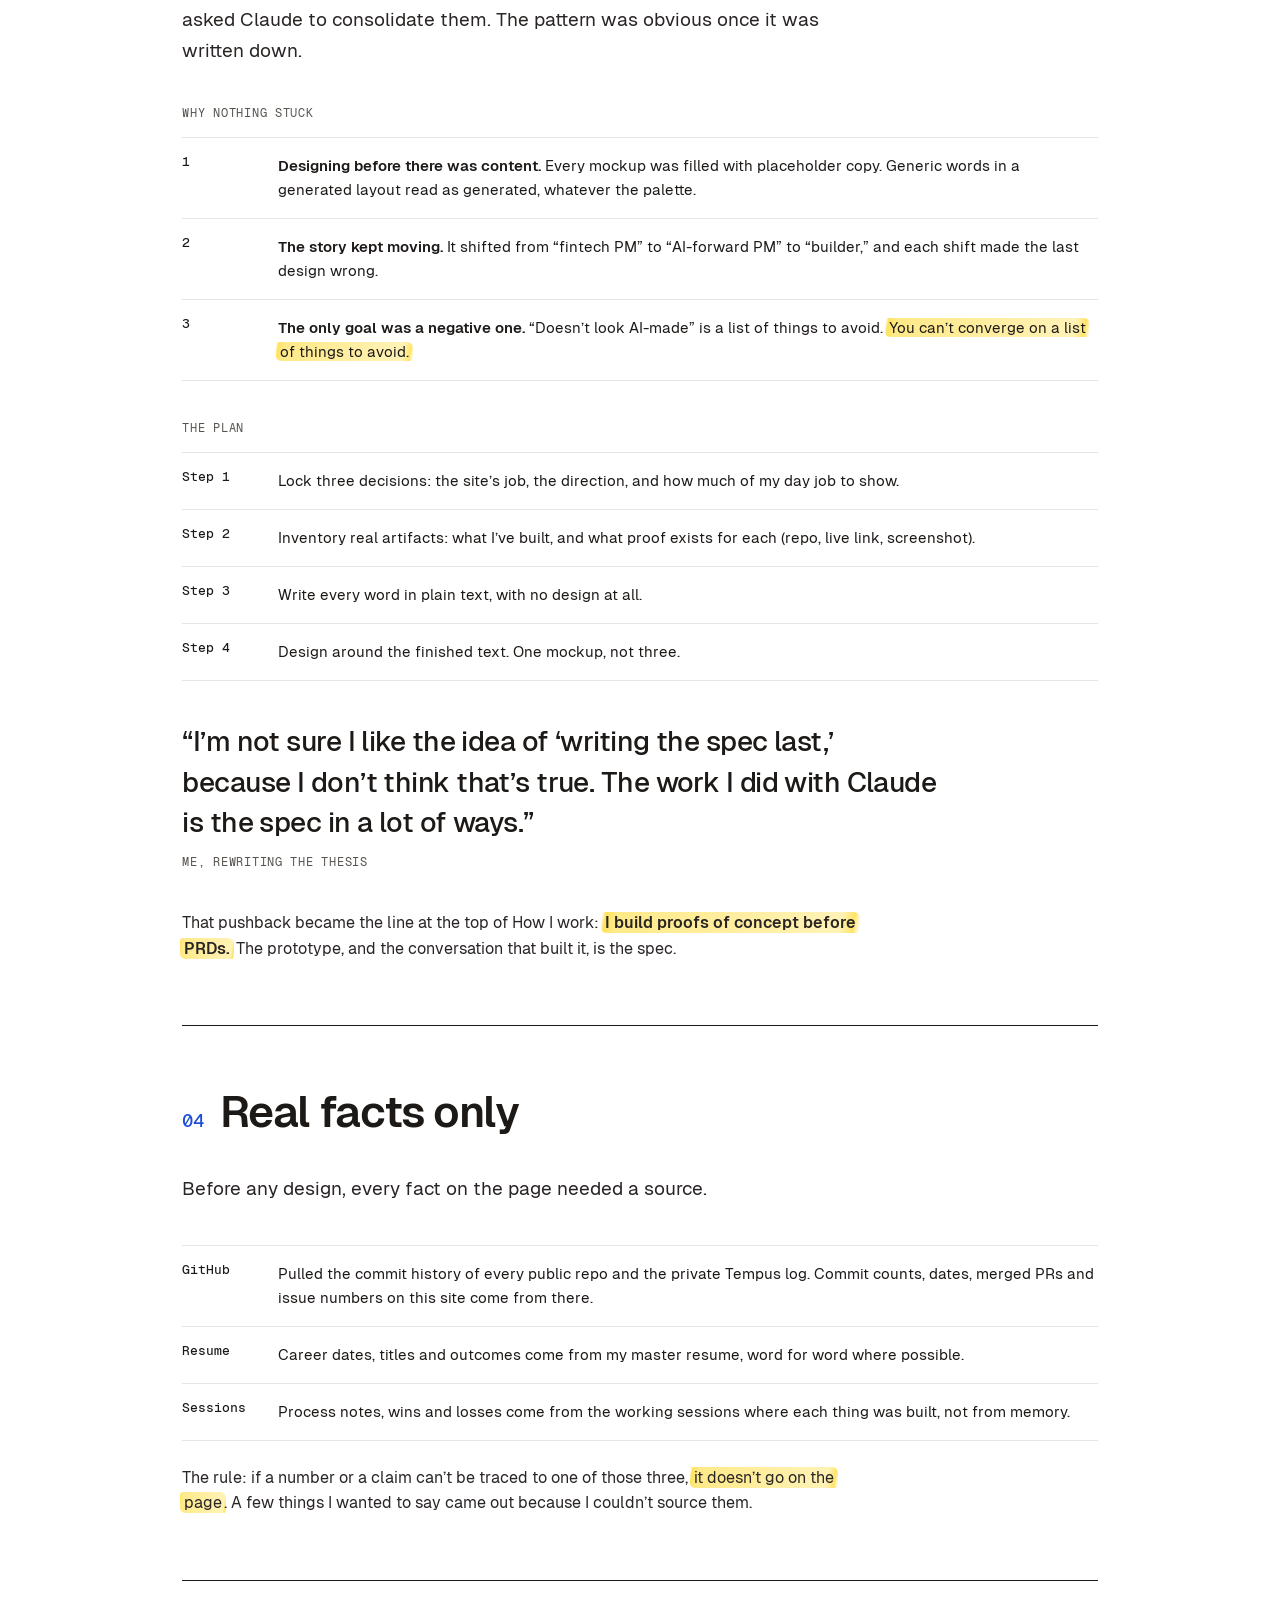
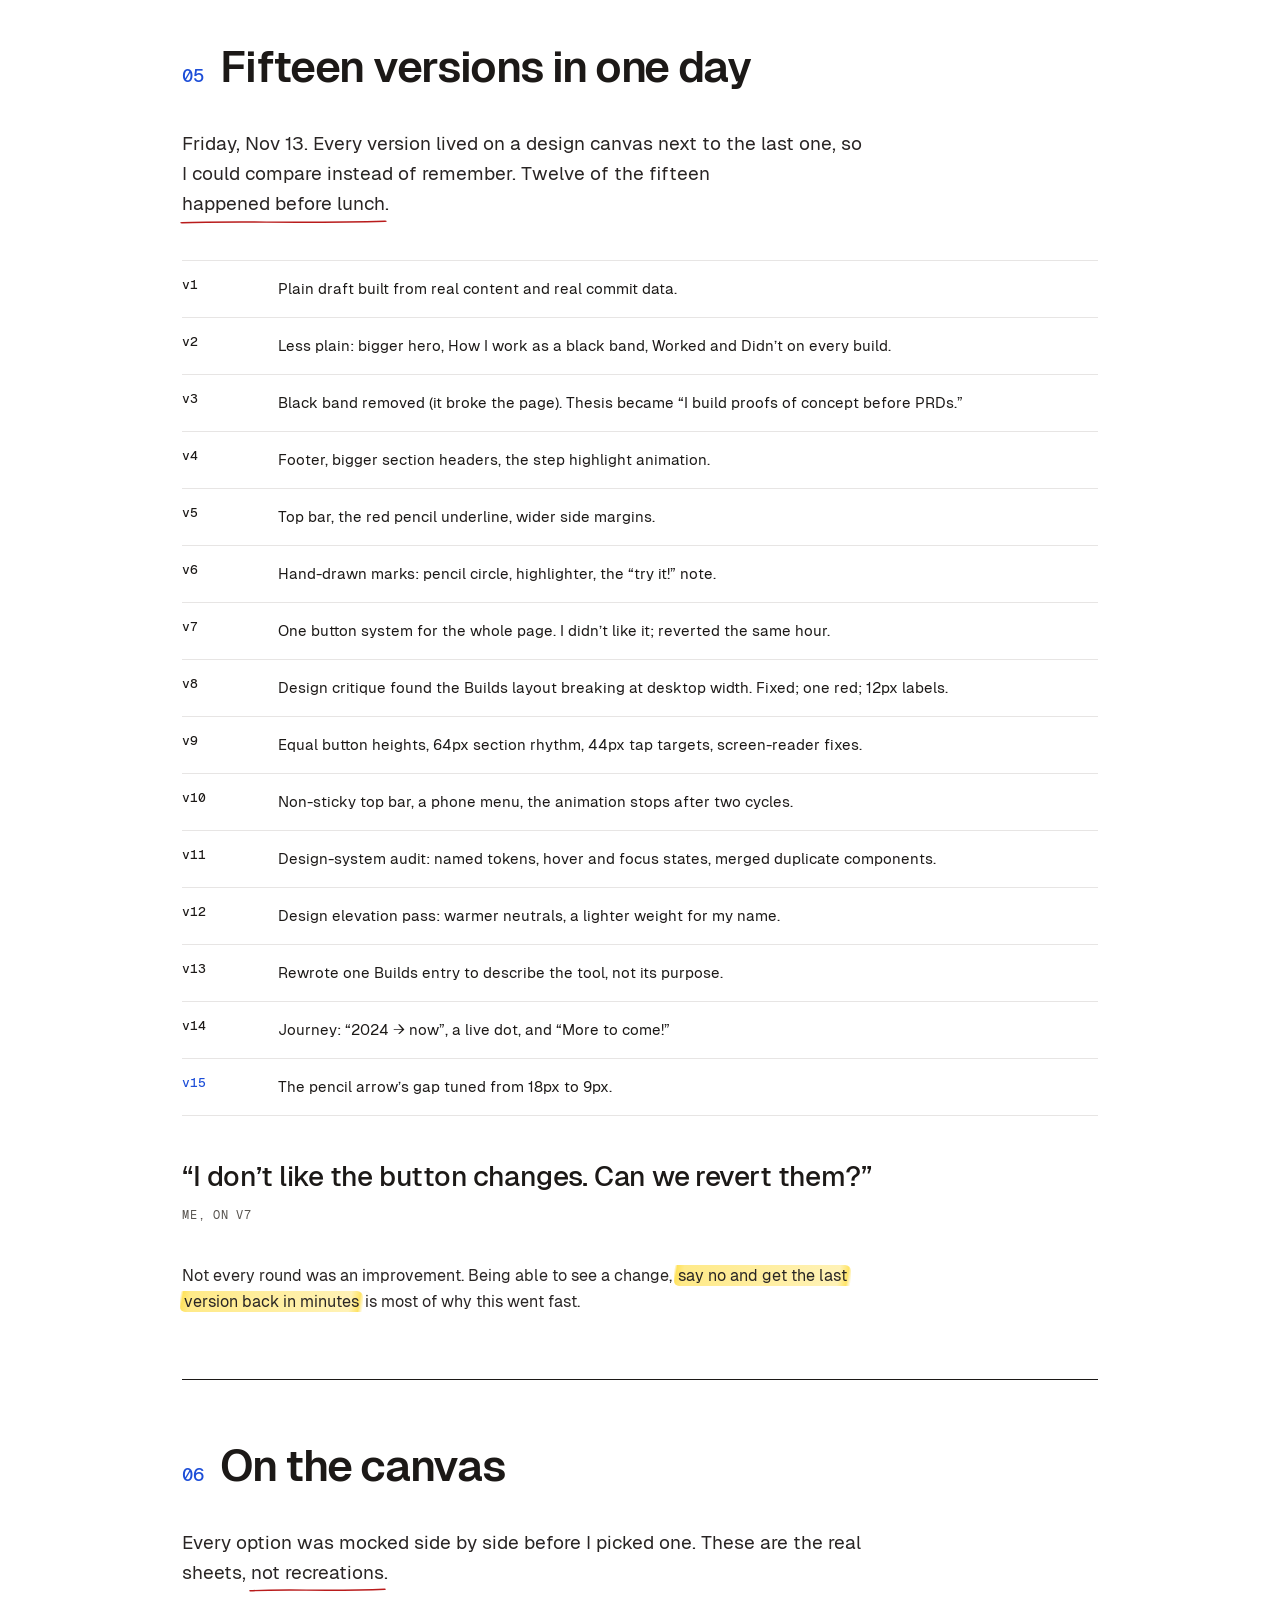
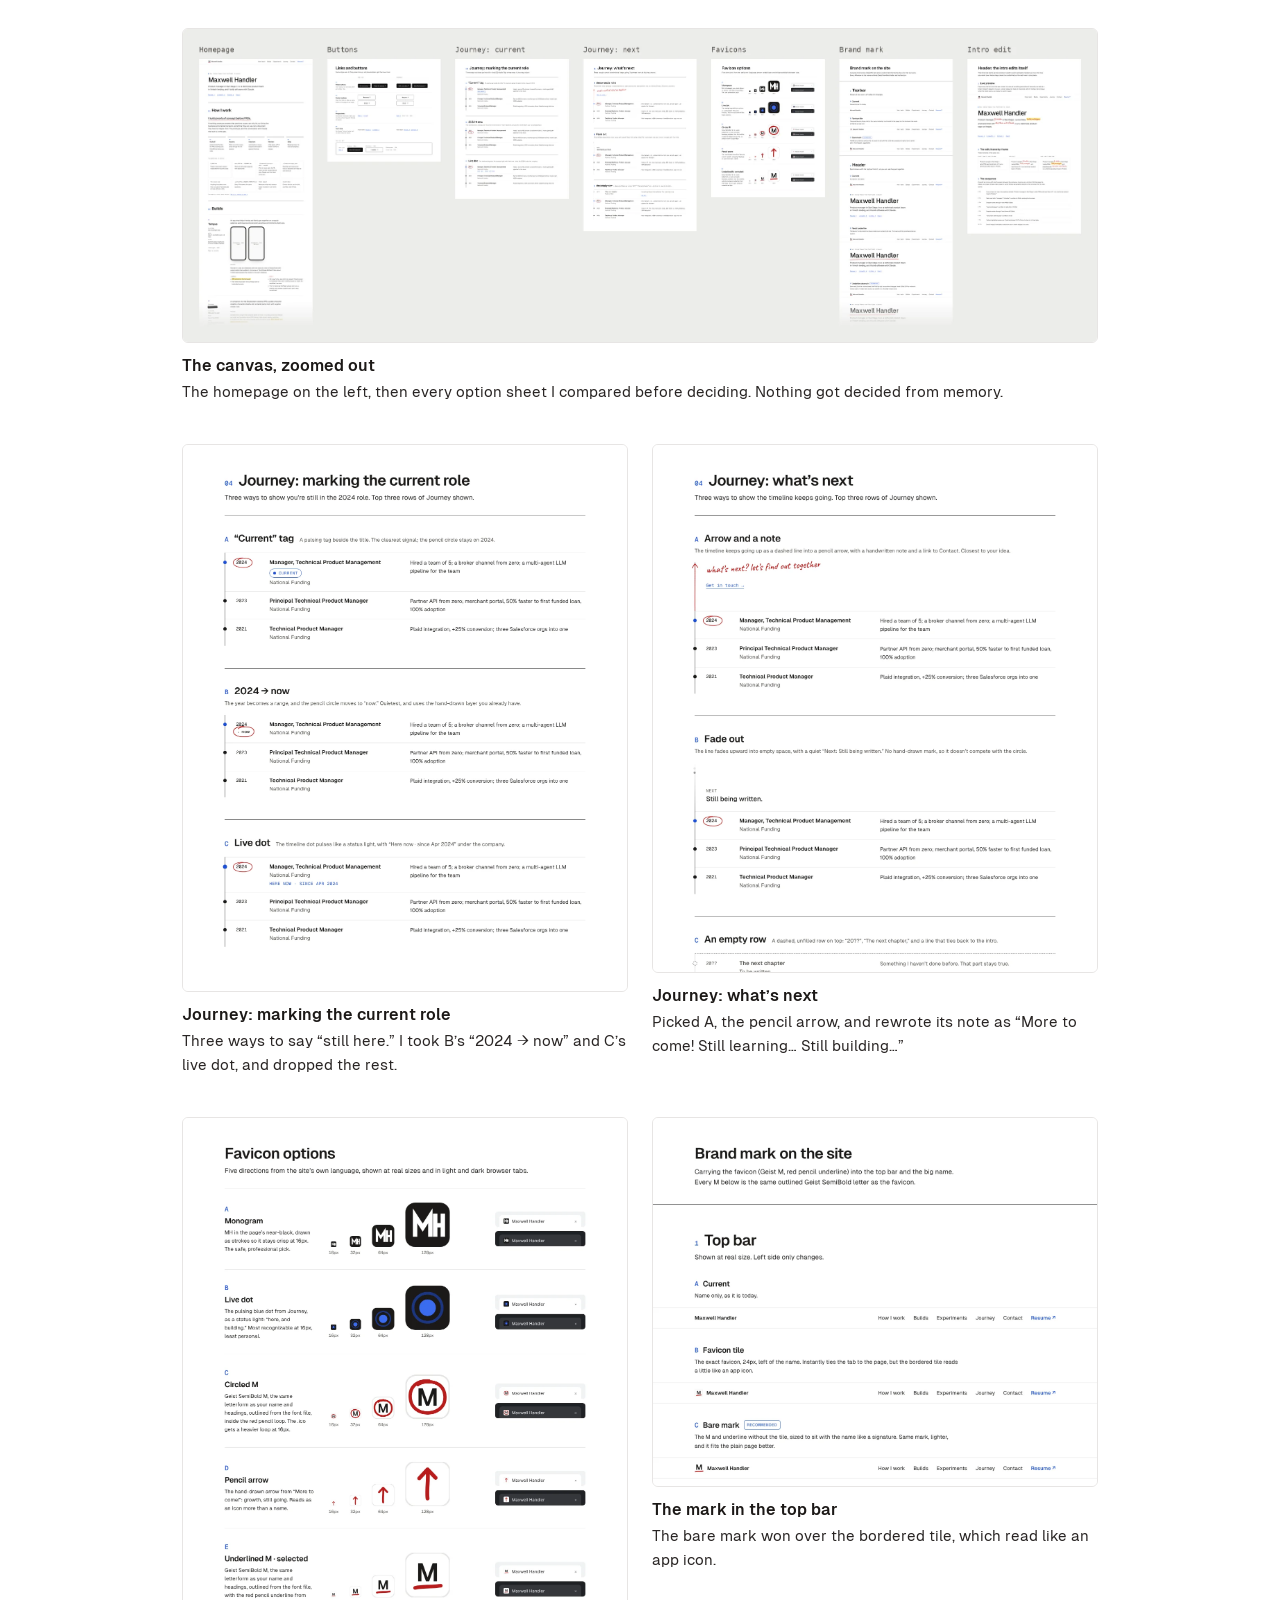
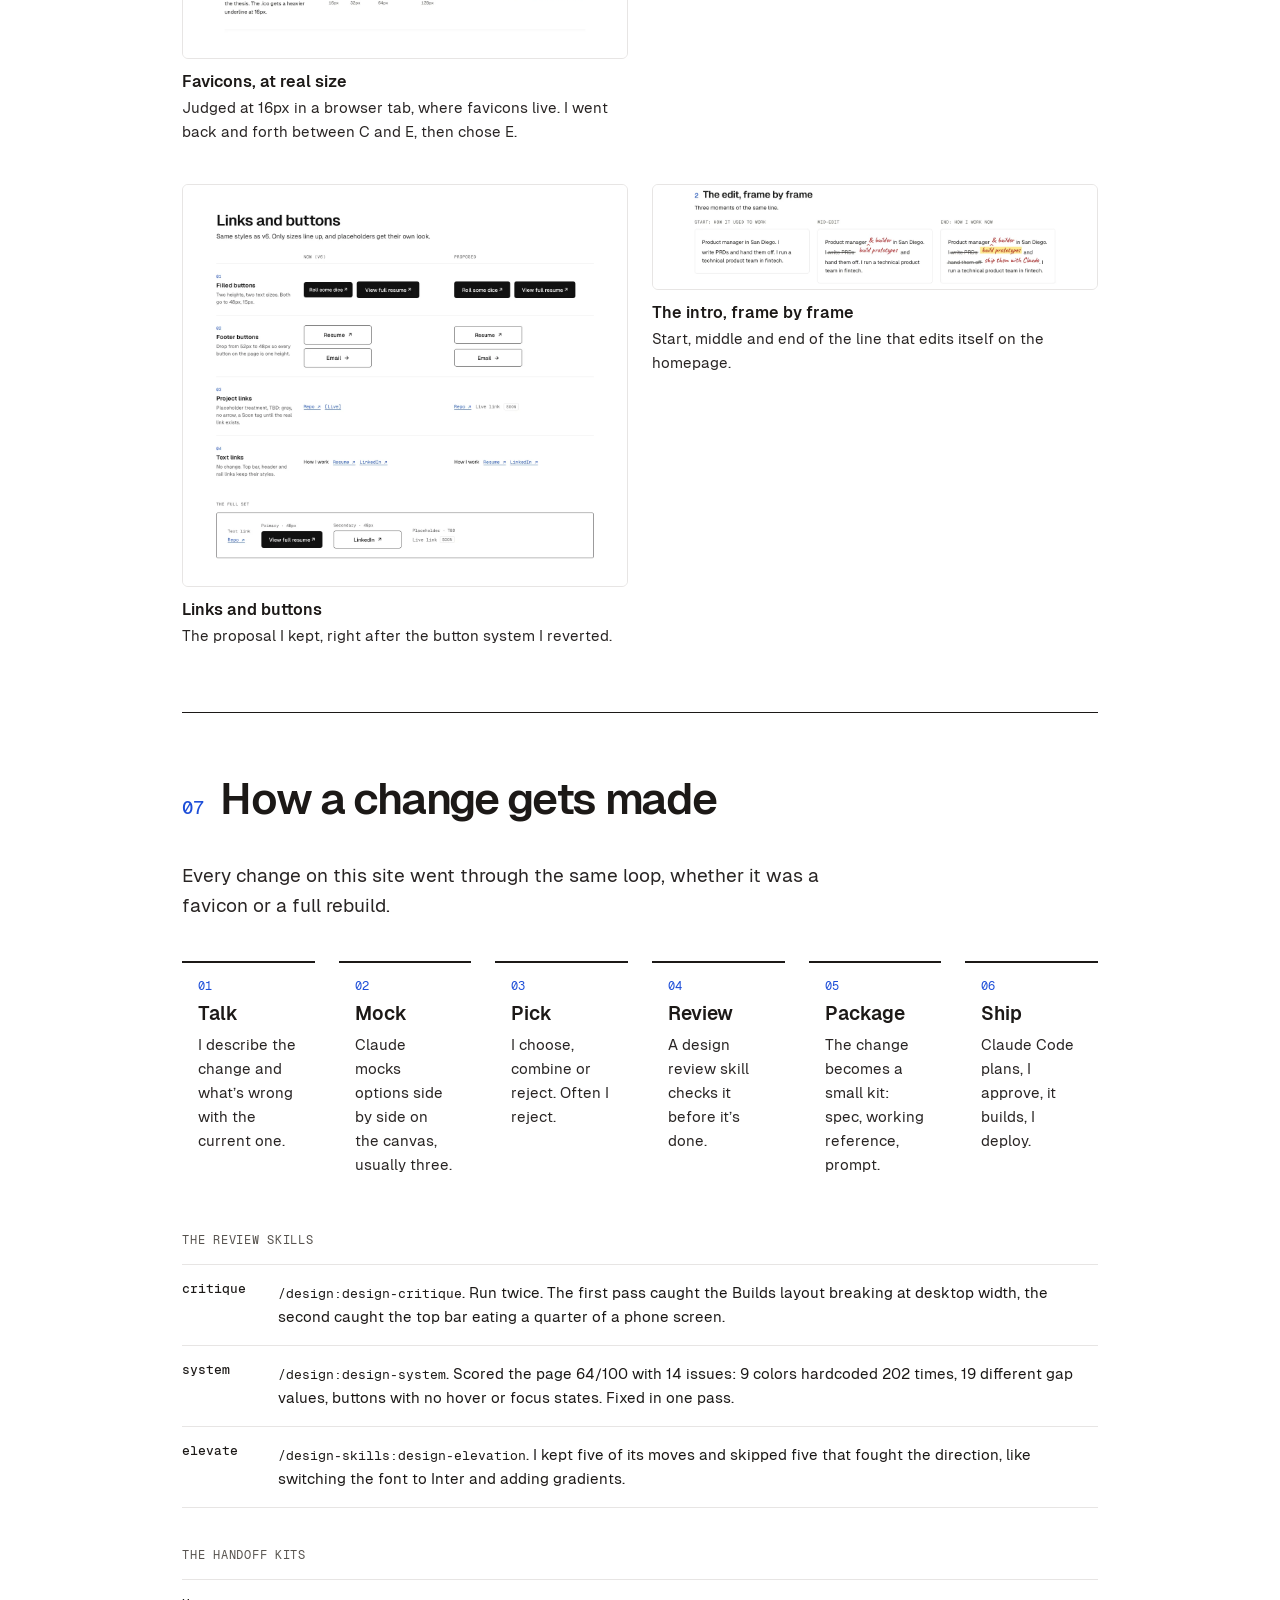
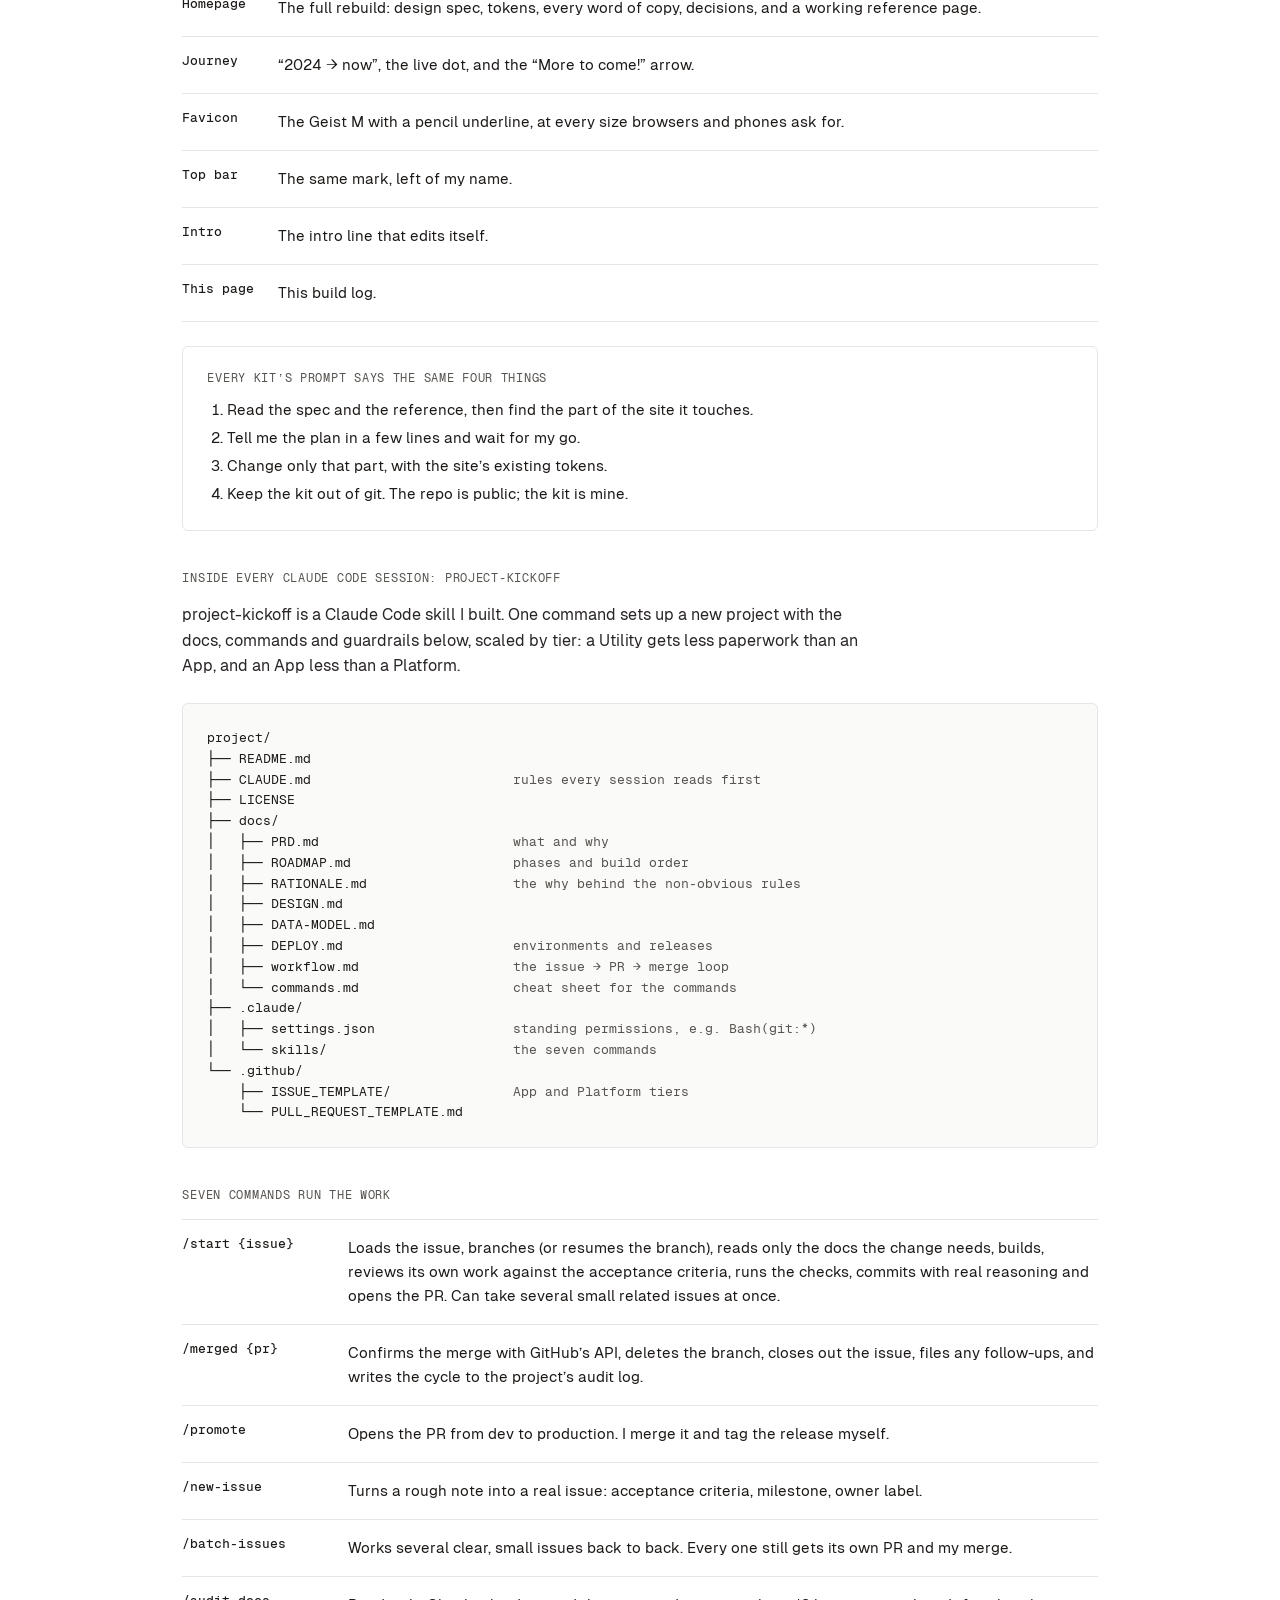
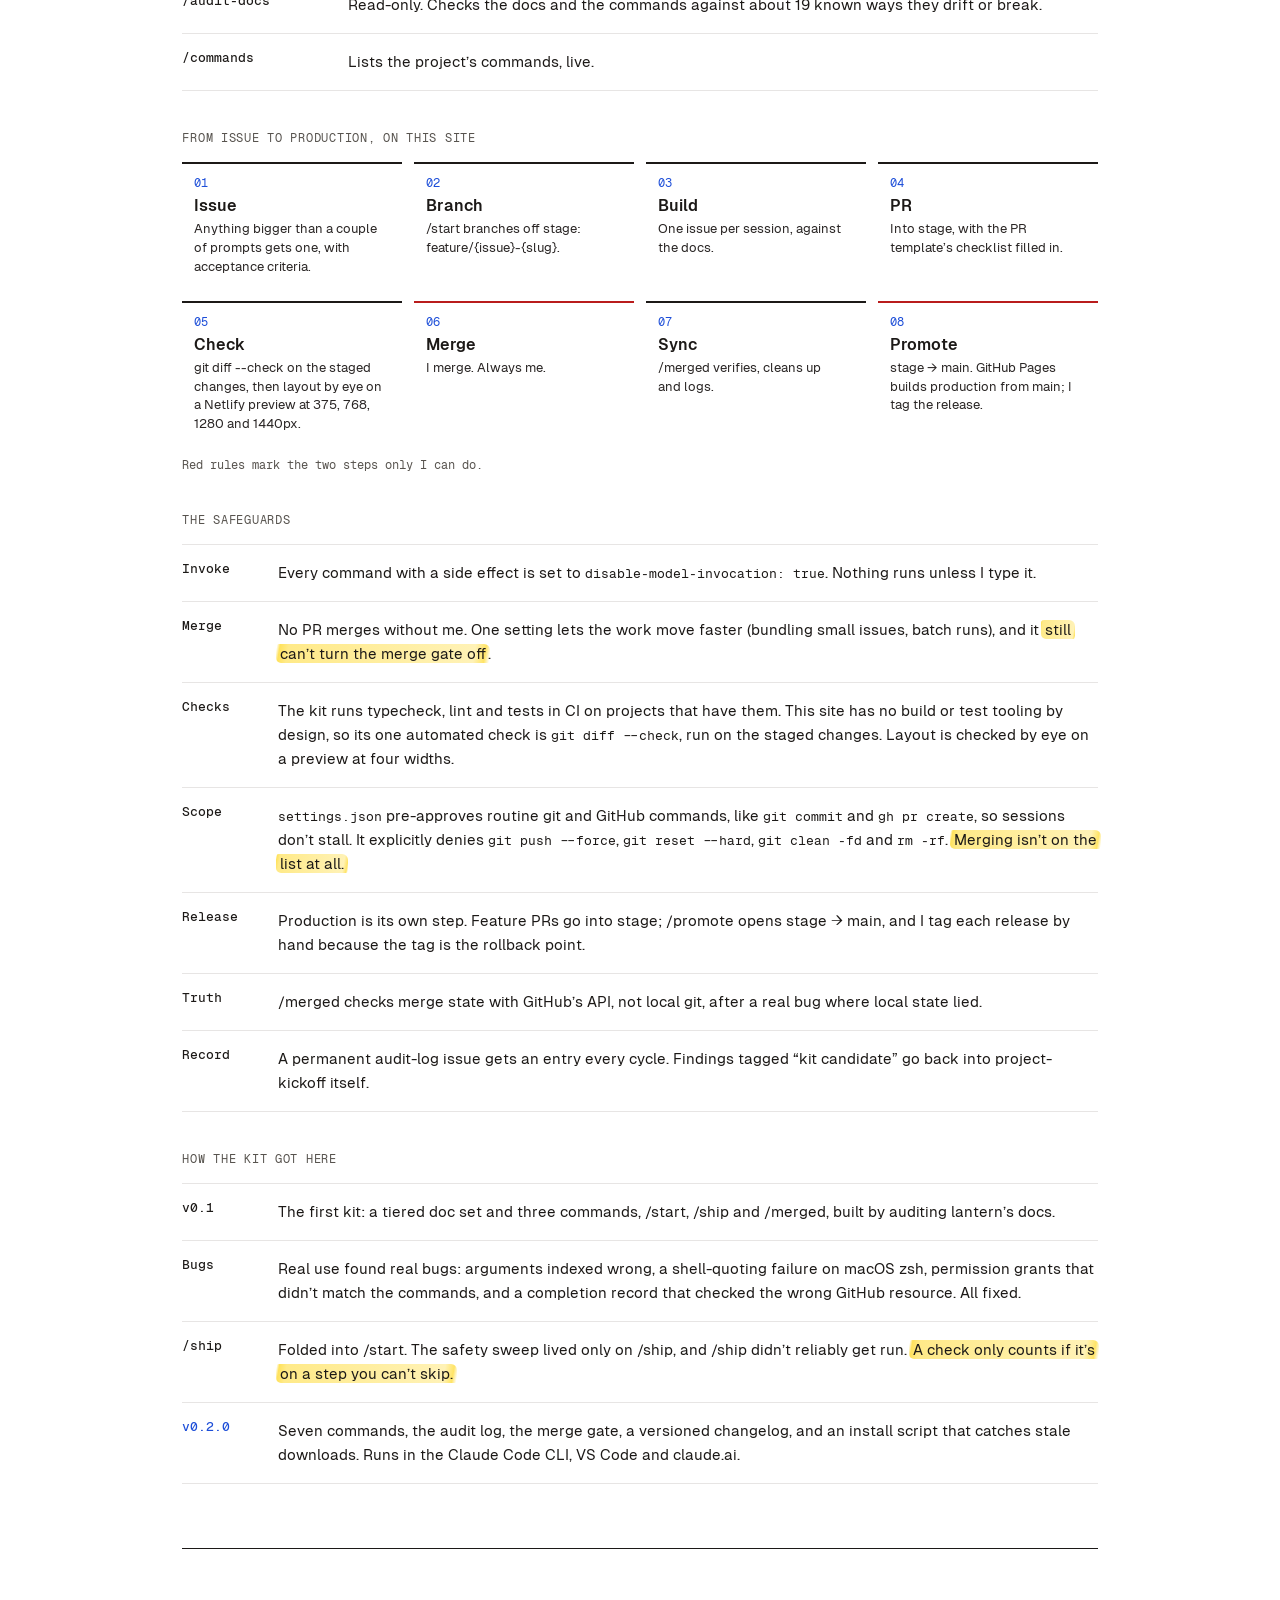
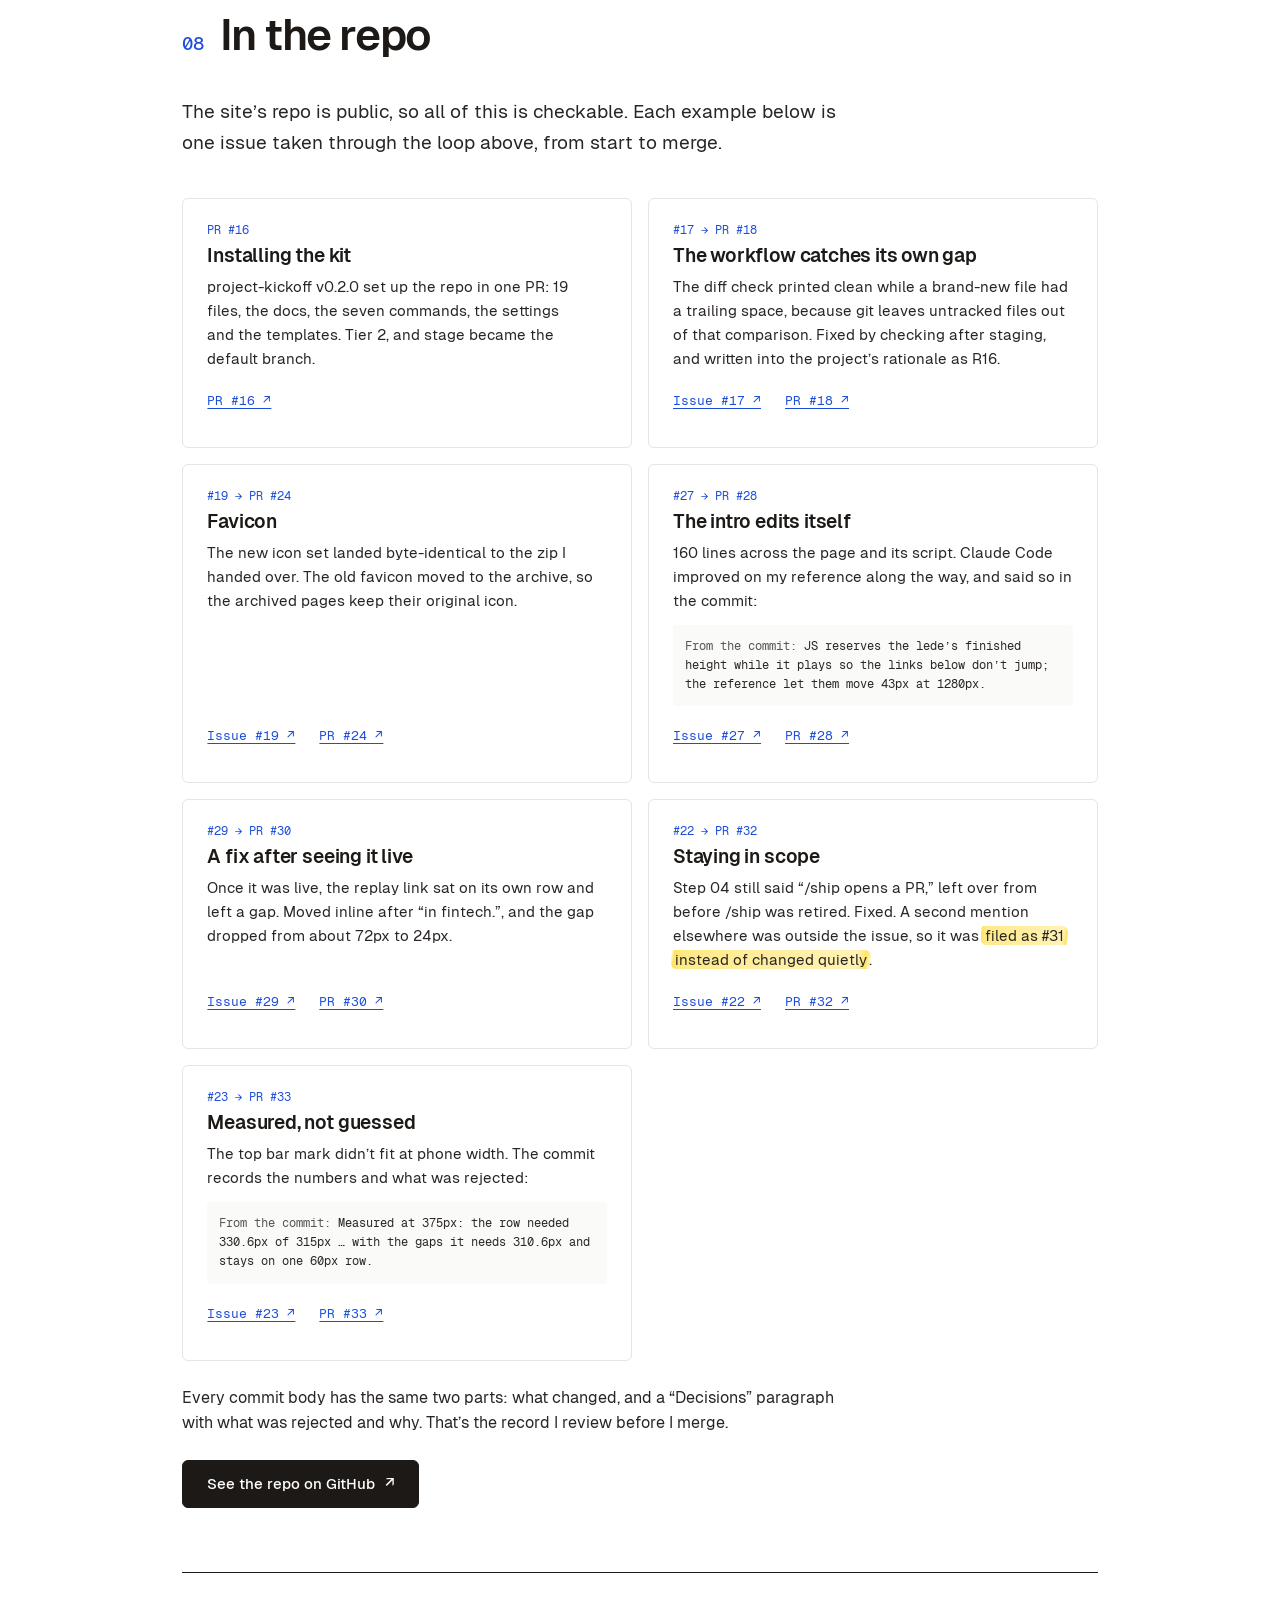
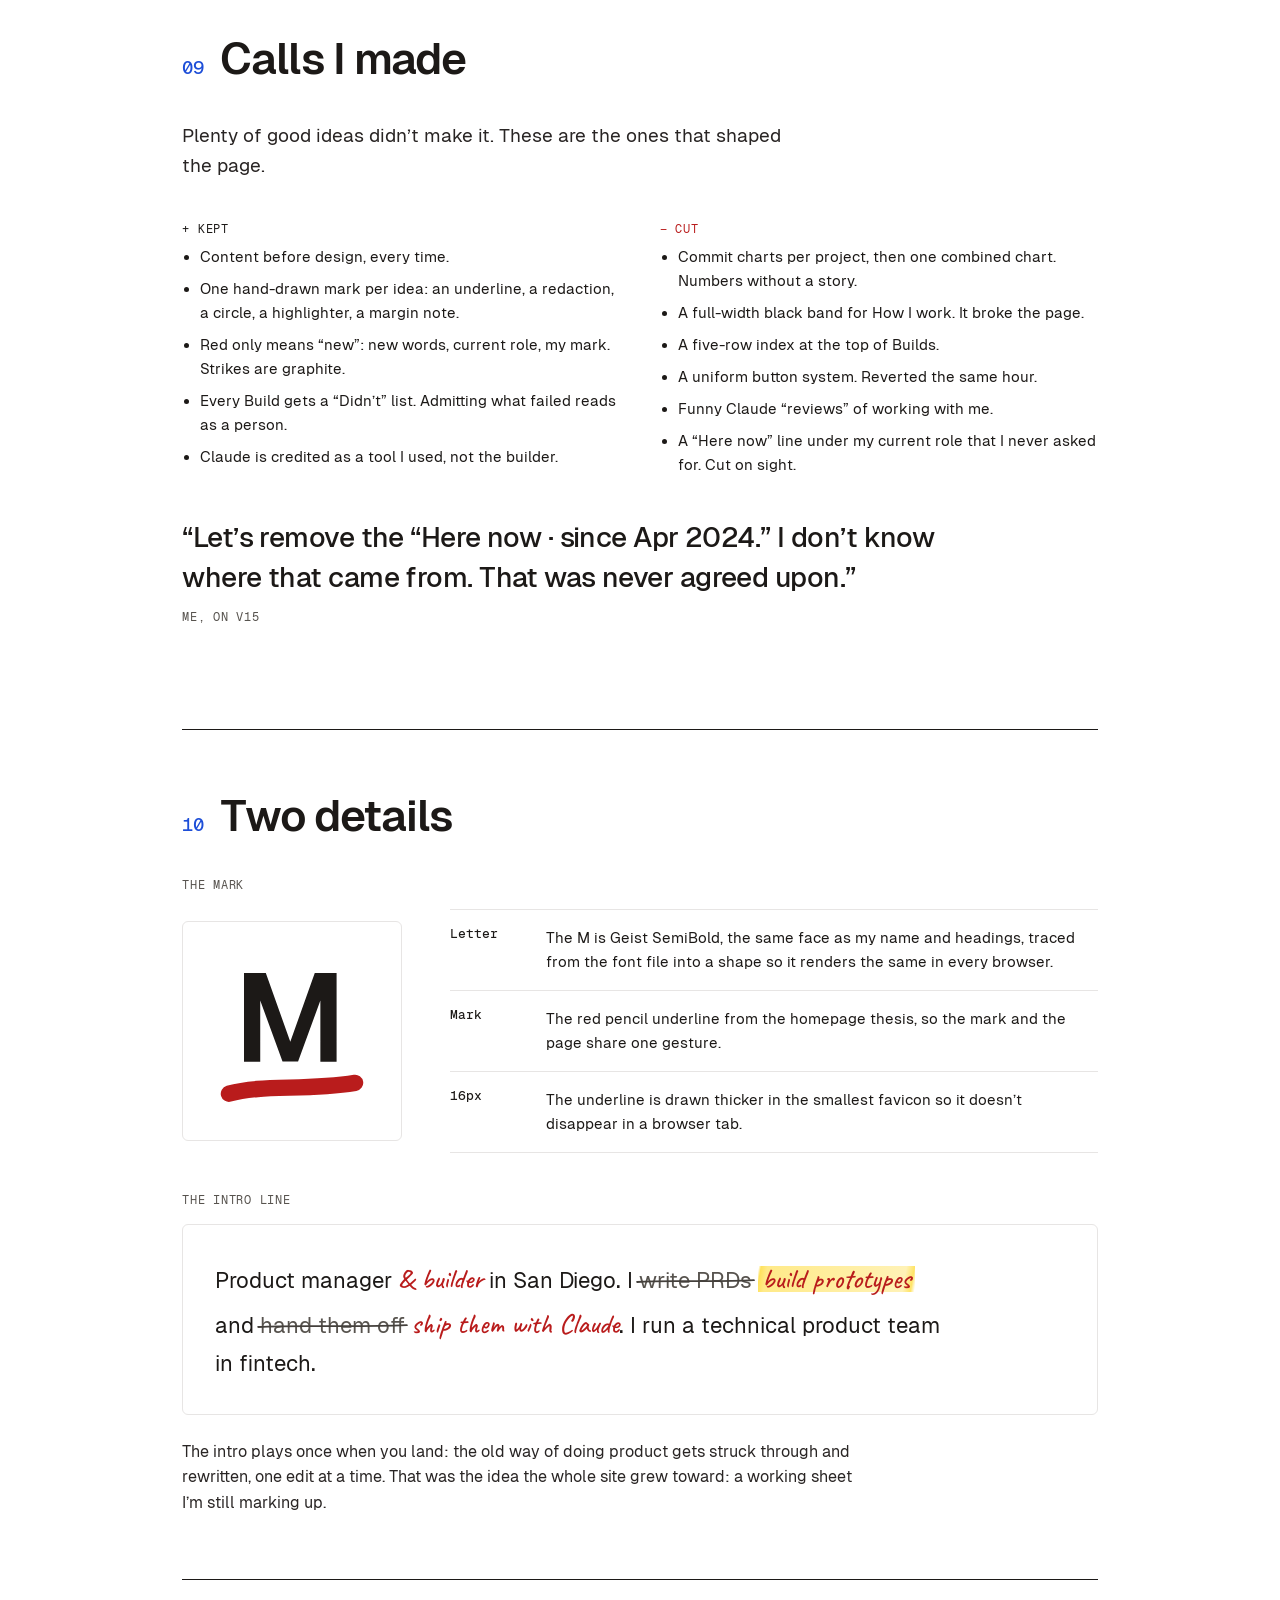
<file: how-i-built-this/index.html>
<!doctype html>
<html lang="en">
  <head>
    <meta charset="utf-8">
    <meta name="viewport" content="width=device-width, initial-scale=1">
    <title>How I built this site · Maxwell Handler</title>
    <meta name="description" content="Four months of attempts that didn’t stick, then one afternoon once the content was right. How Maxwell Handler built this site.">
    <meta name="theme-color" content="#FFFFFF">
    <link rel="canonical" href="https://maxwellhandler.com/how-i-built-this/">
    <link rel="icon" href="/favicon.ico" sizes="48x48">
    <link rel="icon" href="/favicon.svg" type="image/svg+xml">
    <link rel="apple-touch-icon" href="/apple-touch-icon.png">
    <link rel="manifest" href="/site.webmanifest">

    <meta property="og:type" content="article">
    <meta property="og:url" content="https://maxwellhandler.com/how-i-built-this/">
    <meta property="og:title" content="How I built this site · Maxwell Handler">
    <meta property="og:description" content="Four months of attempts that didn’t stick, then one afternoon once the content was right. How Maxwell Handler built this site.">
    <meta property="og:image" content="https://maxwellhandler.com/assets/profile.jpg">
    <meta property="og:image:alt" content="Portrait of Maxwell Handler">
    <meta name="twitter:card" content="summary">
    <meta name="twitter:title" content="How I built this site · Maxwell Handler">
    <meta name="twitter:description" content="Four months of attempts that didn’t stick, then one afternoon once the content was right. How Maxwell Handler built this site.">
    <meta name="twitter:image" content="https://maxwellhandler.com/assets/profile.jpg">

    <link rel="preload" href="/assets/fonts/Geist-Regular.woff2" as="font" type="font/woff2" crossorigin>
    <link rel="preload" href="/assets/fonts/Geist-Medium.woff2" as="font" type="font/woff2" crossorigin>
    <link rel="stylesheet" href="/css/tokens.css">
    <link rel="stylesheet" href="/css/home.css">
    <link rel="stylesheet" href="/css/build-log.css">
  </head>
  <body>
    <a class="skip-link" href="#main">Skip to content</a>

    <!-- Top bar: the homepage's, with links back to its sections -->
    <header class="topbar">
      <nav class="topbar__nav wrap" aria-label="Primary">
        <a class="topbar__name" href="/"><svg class="topbar__mark" viewBox="5.5 5 21.5 22" aria-hidden="true" focusable="false"><path class="topbar__mark-letter" d="M9.21 20.5V7.5H12.41L16 17.57L19.59 7.5H22.79V20.5H20.41V11.53L17.14 20.48H14.86L11.59 11.53V20.5Z"/><path class="topbar__mark-line" d="M7 25.2 C 12 23.8, 18 24.8, 25.5 23.6" fill="none" stroke-width="2.4" stroke-linecap="round"/></svg><span>Maxwell Handler</span></a>
        <div class="topbar__right">
          <div class="nav-sections">
            <a href="/#how-i-work">How I work</a>
            <a href="/#builds">Builds</a>
            <a href="/#experiments">Experiments</a>
            <a href="/#journey">Journey</a>
            <a href="/#contact">Contact</a>
          </div>
          <a class="topbar__resume" href="https://docs.google.com/document/d/e/2PACX-1vSrySJOaq8SuYeRH-K_3uF4G3KK_gRlw0_6EuYZO0PegL6YQ7afXb8db5gmuZ7FHSu0zb8z-pK59tql/pub" target="_blank" rel="noopener noreferrer">Resume ↗</a>
          <button type="button" class="btn btn--secondary menu-btn" id="menu-btn" aria-expanded="false" aria-controls="menu-panel">Menu</button>
        </div>
      </nav>
      <nav class="menu-panel" id="menu-panel" aria-label="Sections">
        <a href="/#how-i-work">How I work</a>
        <a href="/#builds">Builds</a>
        <a href="/#experiments">Experiments</a>
        <a href="/#journey">Journey</a>
        <a href="/#contact">Contact</a>
      </nav>
    </header>

    <main id="main">
      <!-- Header -->
      <div class="intro wrap">
        <a class="link-sm log-back" href="/">← Back to the homepage</a>
        <h1 class="intro__name">How I built this site</h1>
        <p class="log-lede">Four months of attempts that didn’t stick, then <mark>one afternoon once the content was right</mark>. This is the whole process, including the parts that didn’t work.</p>
        <p class="log-credit"><span class="pencil-under">I made the calls<svg class="pencil-under__line" viewBox="0 0 100 10" preserveAspectRatio="none" aria-hidden="true" focusable="false"><path d="M1 6 C 25 3.5, 60 7, 99 4"/></svg></span>: what the site is for, what it says, what stays and what goes. Claude was the tool I worked with: it drafted, mocked, reviewed and packaged changes, and Claude Code shipped them. This page is written from my working sessions.</p>
        <ul class="stats">
          <li class="stats__item"><span class="stats__num">&lt; 6 hrs</span><span class="label">first real draft to live site</span></li>
          <li class="stats__item"><span class="stats__num">15</span><span class="label">homepage versions in one day</span></li>
          <li class="stats__item"><span class="stats__num">10</span><span class="label">visual directions, 9 rejected</span></li>
          <li class="stats__item"><span class="stats__num">6</span><span class="label">handoff kits to Claude Code</span></li>
        </ul>
        <p class="log-dated">Four months of on-and-off attempts. Then one day, Nov 13: v1 at 10:50 a.m., twelve versions by 12:30, live that afternoon. <a href="https://github.com/mhandler1991/portfolio-website" target="_blank" rel="noopener noreferrer">Every change since is public on GitHub ↗</a></p>
      </div>

      <!-- 01 Where it started -->
      <section class="section wrap" id="start" aria-labelledby="start-title">
        <div class="section__inner">
          <h2 class="section-title" id="start-title"><span class="section-title__num">01</span>Where it started</h2>
          <p class="log-text">The site has lived on GitHub since May 2025. In May 2026 I rebuilt it in an evening with Claude Code: the first pull request merged at 6:24 p.m., and four more landed within a day, through a staging branch into production. Then I turned it into an experiment: a PM agent that compared the site to others and wrote a PRD, an engineer agent that built it, and a QA agent that checked the code against the PRD.</p>
          <p class="log-text log-text--s">The pipeline worked. The site didn’t say much. It was a dark page that mostly repeated my resume, and nothing on it showed how I actually work.</p>
        </div>
      </section>

      <!-- 02 Ten looks before this one -->
      <section class="section wrap" id="directions" aria-labelledby="directions-title">
        <div class="section__inner">
          <h2 class="section-title" id="directions-title"><span class="section-title__num">02</span>Ten looks before this one</h2>
          <p class="log-intro">In July I asked Claude to grill me until we had a plan, then reacted to mockups. Each round fixed the last complaint and found a new one.</p>
          <ul class="directions">
            <li class="direction">
              <div class="direction__swatch" aria-hidden="true"><img src="/assets/build-log/swatch-warm-editorial.webp" alt="" width="448" height="226" loading="lazy"></div>
              <div class="direction__body"><span class="direction__date">July</span><span class="direction__name"><span class="sr-only">Rejected: </span><span class="intro__strike">Warm editorial<svg class="intro__strike-line" viewBox="0 0 100 10" preserveAspectRatio="none" aria-hidden="true" focusable="false"><path pathLength="1" d="M1 6 C 28 3.8, 62 6.6, 99 4.2"/></svg></span></span><span class="direction__text">Paper tones, a serif, sage green. The most common AI-made portfolio look there is.</span></div>
            </li>
            <li class="direction">
              <div class="direction__swatch direction__swatch--empty" aria-hidden="true"><span>No screenshot kept</span></div>
              <div class="direction__body"><span class="direction__date">July</span><span class="direction__name"><span class="sr-only">Rejected: </span><span class="intro__strike">Thread<svg class="intro__strike-line" viewBox="0 0 100 10" preserveAspectRatio="none" aria-hidden="true" focusable="false"><path pathLength="1" d="M1 6 C 28 3.8, 62 6.6, 99 4.2"/></svg></span></span><span class="direction__text">An early direction. Not picked.</span></div>
            </li>
            <li class="direction">
              <div class="direction__swatch" aria-hidden="true"><img src="/assets/build-log/swatch-ledger.webp" alt="" width="446" height="226" loading="lazy"></div>
              <div class="direction__body"><span class="direction__date">July</span><span class="direction__name"><span class="sr-only">Rejected: </span><span class="intro__strike">Ledger<svg class="intro__strike-line" viewBox="0 0 100 10" preserveAspectRatio="none" aria-hidden="true" focusable="false"><path pathLength="1" d="M1 6 C 28 3.8, 62 6.6, 99 4.2"/></svg></span></span><span class="direction__text">The site as a bank ledger. My favorite of the first three.</span></div>
            </li>
            <li class="direction">
              <div class="direction__swatch direction__swatch--empty" aria-hidden="true"><span>No screenshot kept</span></div>
              <div class="direction__body"><span class="direction__date">July</span><span class="direction__name"><span class="sr-only">Rejected: </span><span class="intro__strike">Schematic<svg class="intro__strike-line" viewBox="0 0 100 10" preserveAspectRatio="none" aria-hidden="true" focusable="false"><path pathLength="1" d="M1 6 C 28 3.8, 62 6.6, 99 4.2"/></svg></span></span><span class="direction__text">Bold, but leaned engineer over product manager.</span></div>
            </li>
            <li class="direction">
              <div class="direction__swatch" aria-hidden="true"><img src="/assets/build-log/swatch-ledger-v2.webp" alt="" width="448" height="226" loading="lazy"></div>
              <div class="direction__body"><span class="direction__date">July</span><span class="direction__name"><span class="sr-only">Rejected: </span><span class="intro__strike">Ledger v2<svg class="intro__strike-line" viewBox="0 0 100 10" preserveAspectRatio="none" aria-hidden="true" focusable="false"><path pathLength="1" d="M1 6 C 28 3.8, 62 6.6, 99 4.2"/></svg></span></span><span class="direction__text">Aged paper, typewriter fills, folio numbers. A costume.</span></div>
            </li>
            <li class="direction">
              <div class="direction__swatch" aria-hidden="true"><img src="/assets/build-log/swatch-visual-first-v4.webp" alt="" width="446" height="226" loading="lazy"></div>
              <div class="direction__body"><span class="direction__date">July</span><span class="direction__name"><span class="sr-only">Rejected: </span><span class="intro__strike">Visual-first v4<svg class="intro__strike-line" viewBox="0 0 100 10" preserveAspectRatio="none" aria-hidden="true" focusable="false"><path pathLength="1" d="M1 6 C 28 3.8, 62 6.6, 99 4.2"/></svg></span></span><span class="direction__text">Big type, diagrams as art. Still the same sage green underneath.</span></div>
            </li>
            <li class="direction">
              <div class="direction__swatch" aria-hidden="true"><img src="/assets/build-log/swatch-midnight-index.webp" alt="" width="446" height="226" loading="lazy"></div>
              <div class="direction__body"><span class="direction__date">July</span><span class="direction__name"><span class="sr-only">Rejected: </span><span class="intro__strike">Midnight Index<svg class="intro__strike-line" viewBox="0 0 100 10" preserveAspectRatio="none" aria-hidden="true" focusable="false"><path pathLength="1" d="M1 6 C 28 3.8, 62 6.6, 99 4.2"/></svg></span></span><span class="direction__text">Near-black, huge numbers, amber. Lost to Color Field.</span></div>
            </li>
            <li class="direction">
              <div class="direction__swatch" aria-hidden="true"><img src="/assets/build-log/swatch-color-field.webp" alt="" width="448" height="226" loading="lazy"></div>
              <div class="direction__body"><span class="direction__date">July → November</span><span class="direction__name"><span class="sr-only">Rejected: </span><span class="intro__strike">Color Field, cobalt<svg class="intro__strike-line" viewBox="0 0 100 10" preserveAspectRatio="none" aria-hidden="true" focusable="false"><path pathLength="1" d="M1 6 C 28 3.8, 62 6.6, 99 4.2"/></svg></span></span><span class="direction__text">Chosen and fully specced. Outgrown once the story moved to building.</span></div>
            </li>
            <li class="direction">
              <div class="direction__swatch" aria-hidden="true"><img src="/assets/build-log/swatch-lab-notebook.webp" alt="" width="448" height="226" loading="lazy"></div>
              <div class="direction__body"><span class="direction__date">November</span><span class="direction__name"><span class="sr-only">Rejected: </span><span class="intro__strike">Lab notebook<svg class="intro__strike-line" viewBox="0 0 100 10" preserveAspectRatio="none" aria-hidden="true" focusable="false"><path pathLength="1" d="M1 6 C 28 3.8, 62 6.6, 99 4.2"/></svg></span></span><span class="direction__text">Cream, a serif, red pencil. Still looked AI-made.</span></div>
            </li>
            <li class="direction direction--chosen">
              <div class="direction__swatch direction__swatch--live" aria-hidden="true"><span class="direction__mini-bar"><svg class="direction__mini-mark topbar__mark" viewBox="5.5 5 21.5 22" focusable="false"><path class="topbar__mark-letter" d="M9.21 20.5V7.5H12.41L16 17.57L19.59 7.5H22.79V20.5H20.41V11.53L17.14 20.48H14.86L11.59 11.53V20.5Z"/><path class="topbar__mark-line" d="M7 25.2 C 12 23.8, 18 24.8, 25.5 23.6" fill="none" stroke-width="2.4" stroke-linecap="round"/></svg>Maxwell Handler</span><span class="direction__mini-name">Maxwell Handler</span></div>
              <div class="direction__body"><span class="direction__date">November</span><span class="direction__name">Plain page, real artifacts</span><span class="direction__text">White page, one accent, and a few pencil marks on real content. This one.</span></div>
              <span class="try__text" aria-hidden="true">this one!</span>
            </li>
          </ul>
          <p class="log-text log-text--l">Every direction got the same reaction eventually: it looked generated. Some were tasteful, some were bold, one was a costume. <mark>None of them were wrong because of a color or a font.</mark></p>
          <figure class="quote">
            <blockquote>“We’ve had a few conversations on a personal portfolio website and haven’t come up with a good format, wireframe or design. Review all of them, consolidate the directions, and from there I want to work toward a solid plan.”</blockquote>
            <figcaption class="label">Me, Nov 13, 10 a.m. The message that started the build</figcaption>
          </figure>
        </div>
      </section>

      <!-- 03 Content first, design last -->
      <section class="section wrap" id="diagnosis" aria-labelledby="diagnosis-title">
        <div class="section__inner">
          <h2 class="section-title" id="diagnosis-title"><span class="section-title__num">03</span>Content first, design last</h2>
          <p class="log-intro">In November I went back through every conversation about the site and asked Claude to consolidate them. The pattern was obvious once it was written down.</p>
          <h3 class="label log-label">Why nothing stuck</h3>
          <ol class="labeled labeled--closed">
            <li class="labeled__row"><span class="labeled__key labeled__key--version">1</span><span class="labeled__val"><strong>Designing before there was content.</strong> Every mockup was filled with placeholder copy. Generic words in a generated layout read as generated, whatever the palette.</span></li>
            <li class="labeled__row"><span class="labeled__key labeled__key--version">2</span><span class="labeled__val"><strong>The story kept moving.</strong> It shifted from “fintech PM” to “AI-forward PM” to “builder,” and each shift made the last design wrong.</span></li>
            <li class="labeled__row"><span class="labeled__key labeled__key--version">3</span><span class="labeled__val"><strong>The only goal was a negative one.</strong> “Doesn’t look AI-made” is a list of things to avoid. <mark>You can’t converge on a list of things to avoid.</mark></span></li>
          </ol>
          <h3 class="label log-label">The plan</h3>
          <ol class="labeled labeled--closed">
            <li class="labeled__row"><span class="labeled__key labeled__key--version">Step 1</span><span class="labeled__val">Lock three decisions: the site’s job, the direction, and how much of my day job to show.</span></li>
            <li class="labeled__row"><span class="labeled__key labeled__key--version">Step 2</span><span class="labeled__val">Inventory real artifacts: what I’ve built, and what proof exists for each (repo, live link, screenshot).</span></li>
            <li class="labeled__row"><span class="labeled__key labeled__key--version">Step 3</span><span class="labeled__val">Write every word in plain text, with no design at all.</span></li>
            <li class="labeled__row"><span class="labeled__key labeled__key--version">Step 4</span><span class="labeled__val">Design around the finished text. One mockup, not three.</span></li>
          </ol>
          <figure class="quote">
            <blockquote>“I’m not sure I like the idea of ‘writing the spec last,’ because I don’t think that’s true. The work I did with Claude is the spec in a lot of ways.”</blockquote>
            <figcaption class="label">Me, rewriting the thesis</figcaption>
          </figure>
          <p class="log-text">That pushback became the line at the top of How I work: <mark><strong>I build proofs of concept before PRDs.</strong></mark> The prototype, and the conversation that built it, is the spec.</p>
        </div>
      </section>

      <!-- 04 Real facts only -->
      <section class="section wrap" id="sources" aria-labelledby="sources-title">
        <div class="section__inner">
          <h2 class="section-title" id="sources-title"><span class="section-title__num">04</span>Real facts only</h2>
          <p class="log-intro">Before any design, every fact on the page needed a source.</p>
          <ol class="labeled labeled--closed">
            <li class="labeled__row"><span class="labeled__key labeled__key--version">GitHub</span><span class="labeled__val">Pulled the commit history of every public repo and the private Tempus log. Commit counts, dates, merged PRs and issue numbers on this site come from there.</span></li>
            <li class="labeled__row"><span class="labeled__key labeled__key--version">Resume</span><span class="labeled__val">Career dates, titles and outcomes come from my master resume, word for word where possible.</span></li>
            <li class="labeled__row"><span class="labeled__key labeled__key--version">Sessions</span><span class="labeled__val">Process notes, wins and losses come from the working sessions where each thing was built, not from memory.</span></li>
          </ol>
          <p class="log-text log-text--m">The rule: if a number or a claim can’t be traced to one of those three, <mark>it doesn’t go on the page</mark>. A few things I wanted to say came out because I couldn’t source them.</p>
        </div>
      </section>

      <!-- 05 Fifteen versions in one day -->
      <section class="section wrap" id="versions" aria-labelledby="versions-title">
        <div class="section__inner">
          <h2 class="section-title" id="versions-title"><span class="section-title__num">05</span>Fifteen versions in one day</h2>
          <p class="log-intro">Friday, Nov 13. Every version lived on a design canvas next to the last one, so I could compare instead of remember. Twelve of the fifteen <span class="pencil-under">happened before lunch<svg class="pencil-under__line" viewBox="0 0 100 10" preserveAspectRatio="none" aria-hidden="true" focusable="false"><path d="M1 6 C 25 3.5, 60 7, 99 4"/></svg></span>.</p>
          <ol class="labeled labeled--closed">
            <li class="labeled__row"><span class="labeled__key labeled__key--version">v1</span><span class="labeled__val">Plain draft built from real content and real commit data.</span></li>
            <li class="labeled__row"><span class="labeled__key labeled__key--version">v2</span><span class="labeled__val">Less plain: bigger hero, How I work as a black band, Worked and Didn’t on every build.</span></li>
            <li class="labeled__row"><span class="labeled__key labeled__key--version">v3</span><span class="labeled__val">Black band removed (it broke the page). Thesis became “I build proofs of concept before PRDs.”</span></li>
            <li class="labeled__row"><span class="labeled__key labeled__key--version">v4</span><span class="labeled__val">Footer, bigger section headers, the step highlight animation.</span></li>
            <li class="labeled__row"><span class="labeled__key labeled__key--version">v5</span><span class="labeled__val">Top bar, the red pencil underline, wider side margins.</span></li>
            <li class="labeled__row"><span class="labeled__key labeled__key--version">v6</span><span class="labeled__val">Hand-drawn marks: pencil circle, highlighter, the “try it!” note.</span></li>
            <li class="labeled__row"><span class="labeled__key labeled__key--version">v7</span><span class="labeled__val">One button system for the whole page. I didn’t like it; reverted the same hour.</span></li>
            <li class="labeled__row"><span class="labeled__key labeled__key--version">v8</span><span class="labeled__val">Design critique found the Builds layout breaking at desktop width. Fixed; one red; 12px labels.</span></li>
            <li class="labeled__row"><span class="labeled__key labeled__key--version">v9</span><span class="labeled__val">Equal button heights, 64px section rhythm, 44px tap targets, screen-reader fixes.</span></li>
            <li class="labeled__row"><span class="labeled__key labeled__key--version">v10</span><span class="labeled__val">Non-sticky top bar, a phone menu, the animation stops after two cycles.</span></li>
            <li class="labeled__row"><span class="labeled__key labeled__key--version">v11</span><span class="labeled__val">Design-system audit: named tokens, hover and focus states, merged duplicate components.</span></li>
            <li class="labeled__row"><span class="labeled__key labeled__key--version">v12</span><span class="labeled__val">Design elevation pass: warmer neutrals, a lighter weight for my name.</span></li>
            <li class="labeled__row"><span class="labeled__key labeled__key--version">v13</span><span class="labeled__val">Rewrote one Builds entry to describe the tool, not its purpose.</span></li>
            <li class="labeled__row"><span class="labeled__key labeled__key--version">v14</span><span class="labeled__val">Journey: “2024 → now”, a live dot, and “More to come!”</span></li>
            <li class="labeled__row"><span class="labeled__key labeled__key--version labeled__key--current">v15</span><span class="labeled__val">The pencil arrow’s gap tuned from 18px to 9px.</span></li>
          </ol>
          <figure class="quote">
            <blockquote>“I don’t like the button changes. Can we revert them?”</blockquote>
            <figcaption class="label">Me, on v7</figcaption>
          </figure>
          <p class="log-text">Not every round was an improvement. Being able to see a change, <mark>say no and get the last version back in minutes</mark> is most of why this went fast.</p>
        </div>
      </section>

      <!-- 06 On the canvas -->
      <section class="section wrap" id="canvas" aria-labelledby="canvas-title">
        <div class="section__inner">
          <h2 class="section-title" id="canvas-title"><span class="section-title__num">06</span>On the canvas</h2>
          <p class="log-intro">Every option was mocked side by side before I picked one. These are the real sheets, <span class="pencil-under">not recreations<svg class="pencil-under__line" viewBox="0 0 100 10" preserveAspectRatio="none" aria-hidden="true" focusable="false"><path d="M1 6 C 25 3.5, 60 7, 99 4"/></svg></span>.</p>
          <figure class="shot">
            <a class="shot__link" href="/assets/build-log/canvas.webp" target="_blank" rel="noopener noreferrer" aria-label="Zoomed-out view of the design canvas: the homepage and six option sheets side by side (opens full size)"><img class="shot__img" src="/assets/build-log/canvas.webp" alt="Zoomed-out view of the design canvas: the homepage and six option sheets side by side" width="2263" height="774" loading="lazy"></a>
            <figcaption class="shot__caption"><span class="shot__title">The canvas, zoomed out</span><span class="shot__text">The homepage on the left, then every option sheet I compared before deciding. Nothing got decided from memory.</span></figcaption>
          </figure>
          <div class="shots">
            <figure class="shot">
              <a class="shot__link" href="/assets/build-log/journey-current.webp" target="_blank" rel="noopener noreferrer" aria-label="Three options for marking the current role in Journey: a Current tag, 2024 to now, and a live dot (opens full size)"><img class="shot__img" src="/assets/build-log/journey-current.webp" alt="Three options for marking the current role in Journey: a Current tag, 2024 to now, and a live dot" width="1280" height="1577" loading="lazy"></a>
              <figcaption class="shot__caption"><span class="shot__title">Journey: marking the current role</span><span class="shot__text">Three ways to say “still here.” I took B’s “2024 → now” and C’s live dot, and dropped the rest.</span></figcaption>
            </figure>
            <figure class="shot">
              <a class="shot__link" href="/assets/build-log/journey-next.webp" target="_blank" rel="noopener noreferrer" aria-label="Three options above the Journey timeline: a pencil arrow with a note, a fade out, and an empty row (opens full size)"><img class="shot__img" src="/assets/build-log/journey-next.webp" alt="Three options above the Journey timeline: a pencil arrow with a note, a fade out, and an empty row" width="1280" height="1520" loading="lazy"></a>
              <figcaption class="shot__caption"><span class="shot__title">Journey: what’s next</span><span class="shot__text">Picked A, the pencil arrow, and rewrote its note as “More to come! Still learning… Still building…”</span></figcaption>
            </figure>
            <figure class="shot">
              <a class="shot__link" href="/assets/build-log/favicons.webp" target="_blank" rel="noopener noreferrer" aria-label="Five favicon options shown at 16 to 128 pixels and in light and dark browser tabs (opens full size)"><img class="shot__img" src="/assets/build-log/favicons.webp" alt="Five favicon options shown at 16 to 128 pixels and in light and dark browser tabs" width="1280" height="1557" loading="lazy"></a>
              <figcaption class="shot__caption"><span class="shot__title">Favicons, at real size</span><span class="shot__text">Judged at 16px in a browser tab, where favicons live. I went back and forth between C and E, then chose E.</span></figcaption>
            </figure>
            <figure class="shot">
              <a class="shot__link" href="/assets/build-log/brand-mark.webp" target="_blank" rel="noopener noreferrer" aria-label="Top bar options: name only, the favicon tile, and the bare mark beside the name (opens full size)"><img class="shot__img" src="/assets/build-log/brand-mark.webp" alt="Top bar options: name only, the favicon tile, and the bare mark beside the name" width="1280" height="1060" loading="lazy"></a>
              <figcaption class="shot__caption"><span class="shot__title">The mark in the top bar</span><span class="shot__text">The bare mark won over the bordered tile, which read like an app icon.</span></figcaption>
            </figure>
            <figure class="shot">
              <a class="shot__link" href="/assets/build-log/links-buttons.webp" target="_blank" rel="noopener noreferrer" aria-label="A side-by-side sheet comparing current and proposed button sizes and link styles (opens full size)"><img class="shot__img" src="/assets/build-log/links-buttons.webp" alt="A side-by-side sheet comparing current and proposed button sizes and link styles" width="1280" height="1156" loading="lazy"></a>
              <figcaption class="shot__caption"><span class="shot__title">Links and buttons</span><span class="shot__text">The proposal I kept, right after the button system I reverted.</span></figcaption>
            </figure>
            <figure class="shot">
              <a class="shot__link" href="/assets/build-log/intro-frames.webp" target="_blank" rel="noopener noreferrer" aria-label="Three frames of the intro line: as printed, mid-edit, and fully marked up (opens full size)"><img class="shot__img" src="/assets/build-log/intro-frames.webp" alt="Three frames of the intro line: as printed, mid-edit, and fully marked up" width="1280" height="300" loading="lazy"></a>
              <figcaption class="shot__caption"><span class="shot__title">The intro, frame by frame</span><span class="shot__text">Start, middle and end of the line that edits itself on the homepage.</span></figcaption>
            </figure>
          </div>
        </div>
      </section>

      <!-- 07 How a change gets made -->
      <section class="section wrap" id="tools" aria-labelledby="tools-title">
        <div class="section__inner">
          <h2 class="section-title" id="tools-title"><span class="section-title__num">07</span>How a change gets made</h2>
          <p class="log-intro">Every change on this site went through the same loop, whether it was a favicon or a full rebuild.</p>
          <!-- The homepage's step row, without id="steps", so home.js leaves it still -->
          <ol class="steps steps--loop">
            <li class="step"><span class="step__num">01</span><span class="step__title">Talk</span><span class="step__text">I describe the change and what’s wrong with the current one.</span></li>
            <li class="step"><span class="step__num">02</span><span class="step__title">Mock</span><span class="step__text">Claude mocks options side by side on the canvas, usually three.</span></li>
            <li class="step"><span class="step__num">03</span><span class="step__title">Pick</span><span class="step__text">I choose, combine or reject. Often I reject.</span></li>
            <li class="step"><span class="step__num">04</span><span class="step__title">Review</span><span class="step__text">A design review skill checks it before it’s done.</span></li>
            <li class="step"><span class="step__num">05</span><span class="step__title">Package</span><span class="step__text">The change becomes a small kit: spec, working reference, prompt.</span></li>
            <li class="step"><span class="step__num">06</span><span class="step__title">Ship</span><span class="step__text">Claude Code plans, I approve, it builds, I deploy.</span></li>
          </ol>
          <h3 class="label log-label">The review skills</h3>
          <ol class="labeled labeled--closed">
            <li class="labeled__row"><span class="labeled__key labeled__key--version">critique</span><span class="labeled__val"><code>/design:design-critique</code>. Run twice. The first pass caught the Builds layout breaking at desktop width, the second caught the top bar eating a quarter of a phone screen.</span></li>
            <li class="labeled__row"><span class="labeled__key labeled__key--version">system</span><span class="labeled__val"><code>/design:design-system</code>. Scored the page 64/100 with 14 issues: 9 colors hardcoded 202 times, 19 different gap values, buttons with no hover or focus states. Fixed in one pass.</span></li>
            <li class="labeled__row"><span class="labeled__key labeled__key--version">elevate</span><span class="labeled__val"><code>/design-skills:design-elevation</code>. I kept five of its moves and skipped five that fought the direction, like switching the font to Inter and adding gradients.</span></li>
          </ol>
          <h3 class="label log-label">The handoff kits</h3>
          <ol class="labeled labeled--closed">
            <li class="labeled__row"><span class="labeled__key labeled__key--version">Homepage</span><span class="labeled__val">The full rebuild: design spec, tokens, every word of copy, decisions, and a working reference page.</span></li>
            <li class="labeled__row"><span class="labeled__key labeled__key--version">Journey</span><span class="labeled__val">“2024 → now”, the live dot, and the “More to come!” arrow.</span></li>
            <li class="labeled__row"><span class="labeled__key labeled__key--version">Favicon</span><span class="labeled__val">The Geist M with a pencil underline, at every size browsers and phones ask for.</span></li>
            <li class="labeled__row"><span class="labeled__key labeled__key--version">Top bar</span><span class="labeled__val">The same mark, left of my name.</span></li>
            <li class="labeled__row"><span class="labeled__key labeled__key--version">Intro</span><span class="labeled__val">The intro line that edits itself.</span></li>
            <li class="labeled__row"><span class="labeled__key labeled__key--version">This page</span><span class="labeled__val">This build log.</span></li>
          </ol>
          <div class="rules-box">
            <p class="label">Every kit’s prompt says the same four things</p>
            <ol class="rules-box__list">
              <li>Read the spec and the reference, then find the part of the site it touches.</li>
              <li>Tell me the plan in a few lines and wait for my go.</li>
              <li>Change only that part, with the site’s existing tokens.</li>
              <li>Keep the kit out of git. The repo is public; the kit is mine.</li>
            </ol>
          </div>
          <h3 class="label log-label">Inside every Claude Code session: project-kickoff</h3>
          <p class="log-text">project-kickoff is a Claude Code skill I built. One command sets up a new project with the docs, commands and guardrails below, scaled by tier: a Utility gets less paperwork than an App, and an App less than a Platform.</p>
          <div class="tree" role="region" aria-label="Files project-kickoff generates" tabindex="0">
<pre class="tree__pre"><span class="tree__name">project/</span>
<span class="tree__name">├── README.md</span>
<span class="tree__name">├── CLAUDE.md</span><span class="tree__note">rules every session reads first</span>
<span class="tree__name">├── LICENSE</span>
<span class="tree__name">├── docs/</span>
<span class="tree__name">│   ├── PRD.md</span><span class="tree__note">what and why</span>
<span class="tree__name">│   ├── ROADMAP.md</span><span class="tree__note">phases and build order</span>
<span class="tree__name">│   ├── RATIONALE.md</span><span class="tree__note">the why behind the non-obvious rules</span>
<span class="tree__name">│   ├── DESIGN.md</span>
<span class="tree__name">│   ├── DATA-MODEL.md</span>
<span class="tree__name">│   ├── DEPLOY.md</span><span class="tree__note">environments and releases</span>
<span class="tree__name">│   ├── workflow.md</span><span class="tree__note">the issue → PR → merge loop</span>
<span class="tree__name">│   └── commands.md</span><span class="tree__note">cheat sheet for the commands</span>
<span class="tree__name">├── .claude/</span>
<span class="tree__name">│   ├── settings.json</span><span class="tree__note">standing permissions, e.g. Bash(git:*)</span>
<span class="tree__name">│   └── skills/</span><span class="tree__note">the seven commands</span>
<span class="tree__name">└── .github/</span>
<span class="tree__name">    ├── ISSUE_TEMPLATE/</span><span class="tree__note">App and Platform tiers</span>
<span class="tree__name">    └── PULL_REQUEST_TEMPLATE.md</span></pre>
          </div>
          <h3 class="label log-label">Seven commands run the work</h3>
          <ol class="labeled labeled--closed labeled--wide">
            <li class="labeled__row"><span class="labeled__key labeled__key--version"><code>/start {issue}</code></span><span class="labeled__val">Loads the issue, branches (or resumes the branch), reads only the docs the change needs, builds, reviews its own work against the acceptance criteria, runs the checks, commits with real reasoning and opens the PR. Can take several small related issues at once.</span></li>
            <li class="labeled__row"><span class="labeled__key labeled__key--version"><code>/merged {pr}</code></span><span class="labeled__val">Confirms the merge with GitHub’s API, deletes the branch, closes out the issue, files any follow-ups, and writes the cycle to the project’s audit log.</span></li>
            <li class="labeled__row"><span class="labeled__key labeled__key--version"><code>/promote</code></span><span class="labeled__val">Opens the PR from dev to production. I merge it and tag the release myself.</span></li>
            <li class="labeled__row"><span class="labeled__key labeled__key--version"><code>/new-issue</code></span><span class="labeled__val">Turns a rough note into a real issue: acceptance criteria, milestone, owner label.</span></li>
            <li class="labeled__row"><span class="labeled__key labeled__key--version"><code>/batch-issues</code></span><span class="labeled__val">Works several clear, small issues back to back. Every one still gets its own PR and my merge.</span></li>
            <li class="labeled__row"><span class="labeled__key labeled__key--version"><code>/audit-docs</code></span><span class="labeled__val">Read-only. Checks the docs and the commands against about 19 known ways they drift or break.</span></li>
            <li class="labeled__row"><span class="labeled__key labeled__key--version"><code>/commands</code></span><span class="labeled__val">Lists the project’s commands, live.</span></li>
          </ol>
          <h3 class="label log-label">From issue to production, on this site</h3>
          <ol class="steps steps--flow">
            <li class="step"><span class="step__num">01</span><span class="step__title">Issue</span><span class="step__text">Anything bigger than a couple of prompts gets one, with acceptance criteria.</span></li>
            <li class="step"><span class="step__num">02</span><span class="step__title">Branch</span><span class="step__text">/start branches off stage: feature/{issue}-{slug}.</span></li>
            <li class="step"><span class="step__num">03</span><span class="step__title">Build</span><span class="step__text">One issue per session, against the docs.</span></li>
            <li class="step"><span class="step__num">04</span><span class="step__title">PR</span><span class="step__text">Into stage, with the PR template’s checklist filled in.</span></li>
            <li class="step"><span class="step__num">05</span><span class="step__title">Check</span><span class="step__text">git diff --check on the staged changes, then layout by eye on a Netlify preview at 375, 768, 1280 and 1440px.</span></li>
            <li class="step step--mine"><span class="step__num">06</span><span class="step__title">Merge</span><span class="step__text">I merge. Always me.</span></li>
            <li class="step"><span class="step__num">07</span><span class="step__title">Sync</span><span class="step__text">/merged verifies, cleans up and logs.</span></li>
            <li class="step step--mine"><span class="step__num">08</span><span class="step__title">Promote</span><span class="step__text">stage → main. GitHub Pages builds production from main; I tag the release.</span></li>
          </ol>
          <p class="workflow__note log-note">Red rules mark the two steps only I can do.</p>
          <h3 class="label log-label">The safeguards</h3>
          <ol class="labeled labeled--closed">
            <li class="labeled__row"><span class="labeled__key labeled__key--version">Invoke</span><span class="labeled__val">Every command with a side effect is set to <code>disable-model-invocation: true</code>. Nothing runs unless I type it.</span></li>
            <li class="labeled__row"><span class="labeled__key labeled__key--version">Merge</span><span class="labeled__val">No PR merges without me. One setting lets the work move faster (bundling small issues, batch runs), and it <mark>still can’t turn the merge gate off</mark>.</span></li>
            <li class="labeled__row"><span class="labeled__key labeled__key--version">Checks</span><span class="labeled__val">The kit runs typecheck, lint and tests in CI on projects that have them. This site has no build or test tooling by design, so its one automated check is <code>git diff --check</code>, run on the staged changes. Layout is checked by eye on a preview at four widths.</span></li>
            <li class="labeled__row"><span class="labeled__key labeled__key--version">Scope</span><span class="labeled__val"><code>settings.json</code> pre-approves routine git and GitHub commands, like <code>git commit</code> and <code>gh pr create</code>, so sessions don’t stall. It explicitly denies <code>git push --force</code>, <code>git reset --hard</code>, <code>git clean -fd</code> and <code>rm -rf</code>. <mark>Merging isn’t on the list at all.</mark></span></li>
            <li class="labeled__row"><span class="labeled__key labeled__key--version">Release</span><span class="labeled__val">Production is its own step. Feature PRs go into stage; /promote opens stage → main, and I tag each release by hand because the tag is the rollback point.</span></li>
            <li class="labeled__row"><span class="labeled__key labeled__key--version">Truth</span><span class="labeled__val">/merged checks merge state with GitHub’s API, not local git, after a real bug where local state lied.</span></li>
            <li class="labeled__row"><span class="labeled__key labeled__key--version">Record</span><span class="labeled__val">A permanent audit-log issue gets an entry every cycle. Findings tagged “kit candidate” go back into project-kickoff itself.</span></li>
          </ol>
          <h3 class="label log-label">How the kit got here</h3>
          <ol class="labeled labeled--closed">
            <li class="labeled__row"><span class="labeled__key labeled__key--version">v0.1</span><span class="labeled__val">The first kit: a tiered doc set and three commands, /start, /ship and /merged, built by auditing lantern’s docs.</span></li>
            <li class="labeled__row"><span class="labeled__key labeled__key--version">Bugs</span><span class="labeled__val">Real use found real bugs: arguments indexed wrong, a shell-quoting failure on macOS zsh, permission grants that didn’t match the commands, and a completion record that checked the wrong GitHub resource. All fixed.</span></li>
            <li class="labeled__row"><span class="labeled__key labeled__key--version">/ship</span><span class="labeled__val">Folded into /start. The safety sweep lived only on /ship, and /ship didn’t reliably get run. <mark>A check only counts if it’s on a step you can’t skip.</mark></span></li>
            <li class="labeled__row"><span class="labeled__key labeled__key--version labeled__key--current">v0.2.0</span><span class="labeled__val">Seven commands, the audit log, the merge gate, a versioned changelog, and an install script that catches stale downloads. Runs in the Claude Code CLI, VS Code and claude.ai.</span></li>
          </ol>
        </div>
      </section>

      <!-- 08 In the repo -->
      <section class="section wrap" id="repo" aria-labelledby="repo-title">
        <div class="section__inner">
          <h2 class="section-title" id="repo-title"><span class="section-title__num">08</span>In the repo</h2>
          <p class="log-intro">The site’s repo is public, so all of this is checkable. Each example below is one issue taken through the loop above, from start to merge.</p>
          <ul class="prs">
            <li class="card pr">
              <span class="pr__num">PR #16</span>
              <h3 class="pr__title">Installing the kit</h3>
              <p class="card__text">project-kickoff v0.2.0 set up the repo in one PR: 19 files, the docs, the seven commands, the settings and the templates. Tier 2, and stage became the default branch.</p>
              <p class="pr__links"><a class="link-sm" href="https://github.com/mhandler1991/portfolio-website/pull/16" target="_blank" rel="noopener noreferrer">PR #16 ↗</a></p>
            </li>
            <li class="card pr">
              <span class="pr__num">#17 → PR #18</span>
              <h3 class="pr__title">The workflow catches its own gap</h3>
              <p class="card__text">The diff check printed clean while a brand-new file had a trailing space, because git leaves untracked files out of that comparison. Fixed by checking after staging, and written into the project’s rationale as R16.</p>
              <p class="pr__links"><a class="link-sm" href="https://github.com/mhandler1991/portfolio-website/issues/17" target="_blank" rel="noopener noreferrer">Issue #17 ↗</a><a class="link-sm" href="https://github.com/mhandler1991/portfolio-website/pull/18" target="_blank" rel="noopener noreferrer">PR #18 ↗</a></p>
            </li>
            <li class="card pr">
              <span class="pr__num">#19 → PR #24</span>
              <h3 class="pr__title">Favicon</h3>
              <p class="card__text">The new icon set landed byte-identical to the zip I handed over. The old favicon moved to the archive, so the archived pages keep their original icon.</p>
              <p class="pr__links"><a class="link-sm" href="https://github.com/mhandler1991/portfolio-website/issues/19" target="_blank" rel="noopener noreferrer">Issue #19 ↗</a><a class="link-sm" href="https://github.com/mhandler1991/portfolio-website/pull/24" target="_blank" rel="noopener noreferrer">PR #24 ↗</a></p>
            </li>
            <li class="card pr">
              <span class="pr__num">#27 → PR #28</span>
              <h3 class="pr__title">The intro edits itself</h3>
              <p class="card__text">160 lines across the page and its script. Claude Code improved on my reference along the way, and said so in the commit:</p>
              <figure class="pr__commit"><figcaption>From the commit: </figcaption><blockquote>JS reserves the lede’s finished height while it plays so the links below don’t jump; the reference let them move 43px at 1280px.</blockquote></figure>
              <p class="pr__links"><a class="link-sm" href="https://github.com/mhandler1991/portfolio-website/issues/27" target="_blank" rel="noopener noreferrer">Issue #27 ↗</a><a class="link-sm" href="https://github.com/mhandler1991/portfolio-website/pull/28" target="_blank" rel="noopener noreferrer">PR #28 ↗</a></p>
            </li>
            <li class="card pr">
              <span class="pr__num">#29 → PR #30</span>
              <h3 class="pr__title">A fix after seeing it live</h3>
              <p class="card__text">Once it was live, the replay link sat on its own row and left a gap. Moved inline after “in fintech.”, and the gap dropped from about 72px to 24px.</p>
              <p class="pr__links"><a class="link-sm" href="https://github.com/mhandler1991/portfolio-website/issues/29" target="_blank" rel="noopener noreferrer">Issue #29 ↗</a><a class="link-sm" href="https://github.com/mhandler1991/portfolio-website/pull/30" target="_blank" rel="noopener noreferrer">PR #30 ↗</a></p>
            </li>
            <li class="card pr">
              <span class="pr__num">#22 → PR #32</span>
              <h3 class="pr__title">Staying in scope</h3>
              <p class="card__text">Step 04 still said “/ship opens a PR,” left over from before /ship was retired. Fixed. A second mention elsewhere was outside the issue, so it was <mark>filed as #31 instead of changed quietly</mark>.</p>
              <p class="pr__links"><a class="link-sm" href="https://github.com/mhandler1991/portfolio-website/issues/22" target="_blank" rel="noopener noreferrer">Issue #22 ↗</a><a class="link-sm" href="https://github.com/mhandler1991/portfolio-website/pull/32" target="_blank" rel="noopener noreferrer">PR #32 ↗</a></p>
            </li>
            <li class="card pr">
              <span class="pr__num">#23 → PR #33</span>
              <h3 class="pr__title">Measured, not guessed</h3>
              <p class="card__text">The top bar mark didn’t fit at phone width. The commit records the numbers and what was rejected:</p>
              <figure class="pr__commit"><figcaption>From the commit: </figcaption><blockquote>Measured at 375px: the row needed 330.6px of 315px … with the gaps it needs 310.6px and stays on one 60px row.</blockquote></figure>
              <p class="pr__links"><a class="link-sm" href="https://github.com/mhandler1991/portfolio-website/issues/23" target="_blank" rel="noopener noreferrer">Issue #23 ↗</a><a class="link-sm" href="https://github.com/mhandler1991/portfolio-website/pull/33" target="_blank" rel="noopener noreferrer">PR #33 ↗</a></p>
            </li>
          </ul>
          <p class="log-text log-text--m">Every commit body has the same two parts: what changed, and a “Decisions” paragraph with what was rejected and why. That’s the record I review before I merge.</p>
          <p class="log-cta"><a class="btn btn--primary" href="https://github.com/mhandler1991/portfolio-website" target="_blank" rel="noopener noreferrer">See the repo on GitHub <span aria-hidden="true">↗</span></a></p>
        </div>
      </section>

      <!-- 09 Calls I made -->
      <section class="section wrap" id="calls" aria-labelledby="calls-title">
        <div class="section__inner">
          <h2 class="section-title" id="calls-title"><span class="section-title__num">09</span>Calls I made</h2>
          <p class="log-intro">Plenty of good ideas didn’t make it. These are the ones that shaped the page.</p>
          <!-- The Builds Worked/Didn't pattern -->
          <div class="outcomes log-calls">
            <div>
              <h3 class="outcomes__label">+ Kept</h3>
              <ul>
                <li>Content before design, every time.</li>
                <li>One hand-drawn mark per idea: an underline, a redaction, a circle, a highlighter, a margin note.</li>
                <li>Red only means “new”: new words, current role, my mark. Strikes are graphite.</li>
                <li>Every Build gets a “Didn’t” list. Admitting what failed reads as a person.</li>
                <li>Claude is credited as a tool I used, not the builder.</li>
              </ul>
            </div>
            <div>
              <h3 class="outcomes__label outcomes__label--didnt">− Cut</h3>
              <ul>
                <li>Commit charts per project, then one combined chart. Numbers without a story.</li>
                <li>A full-width black band for How I work. It broke the page.</li>
                <li>A five-row index at the top of Builds.</li>
                <li>A uniform button system. Reverted the same hour.</li>
                <li>Funny Claude “reviews” of working with me.</li>
                <li>A “Here now” line under my current role that I never asked for. Cut on sight.</li>
              </ul>
            </div>
          </div>
          <figure class="quote">
            <blockquote>“Let’s remove the “Here now · since Apr 2024.” I don’t know where that came from. That was never agreed upon.”</blockquote>
            <figcaption class="label">Me, on v15</figcaption>
          </figure>
        </div>
      </section>

      <!-- 10 Two details -->
      <section class="section wrap" id="details" aria-labelledby="details-title">
        <div class="section__inner">
          <h2 class="section-title" id="details-title"><span class="section-title__num">10</span>Two details</h2>
          <h3 class="label log-label">The mark</h3>
          <div class="mark-demo">
            <div class="mark-demo__tile"><svg class="mark-demo__svg" viewBox="5.5 5 21.5 22" aria-hidden="true" focusable="false"><path class="topbar__mark-letter" d="M9.21 20.5V7.5H12.41L16 17.57L19.59 7.5H22.79V20.5H20.41V11.53L17.14 20.48H14.86L11.59 11.53V20.5Z"/><path class="topbar__mark-line" d="M7 25.2 C 12 23.8, 18 24.8, 25.5 23.6" fill="none" stroke-width="2.4" stroke-linecap="round"/></svg></div>
            <ol class="labeled labeled--closed mark-demo__list">
              <li class="labeled__row"><span class="labeled__key labeled__key--version">Letter</span><span class="labeled__val">The M is Geist SemiBold, the same face as my name and headings, traced from the font file into a shape so it renders the same in every browser.</span></li>
              <li class="labeled__row"><span class="labeled__key labeled__key--version">Mark</span><span class="labeled__val">The red pencil underline from the homepage thesis, so the mark and the page share one gesture.</span></li>
              <li class="labeled__row"><span class="labeled__key labeled__key--version">16px</span><span class="labeled__val">The underline is drawn thicker in the smallest favicon so it doesn’t disappear in a browser tab.</span></li>
            </ol>
          </div>
          <h3 class="label log-label">The intro line</h3>
          <div class="edit-demo">
            <!-- The homepage lede's finished state, static. Screen readers get the plain sentence. -->
            <p class="edit-demo__line">
              <span class="sr-only">Product manager and builder in San Diego. I build prototypes and ship them with Claude. I run a technical product team in fintech.</span>
              <span aria-hidden="true">Product manager <span class="edit-demo__hand">&amp; builder</span> in San Diego. I <span class="intro__strike">write PRDs<svg class="intro__strike-line" viewBox="0 0 100 10" preserveAspectRatio="none" focusable="false"><path pathLength="1" d="M1 6 C 28 3.8, 62 6.6, 99 4.2"/></svg></span> <span class="edit-demo__hand intro__hl">build prototypes</span> and <span class="intro__strike">hand them off<svg class="intro__strike-line" viewBox="0 0 100 10" preserveAspectRatio="none" focusable="false"><path pathLength="1" d="M1 6 C 28 3.8, 62 6.6, 99 4.2"/></svg></span> <span class="edit-demo__hand">ship them with Claude</span>. I run a technical product team in fintech.</span>
            </p>
          </div>
          <p class="log-text log-text--m">The intro plays once when you land: the old way of doing product gets struck through and rewritten, one edit at a time. That was the idea the whole site grew toward: a working sheet I’m still marking up.</p>
        </div>
      </section>

      <!-- 11 Still editing -->
      <section class="section wrap" id="still-editing" aria-labelledby="still-editing-title">
        <div class="section__inner">
          <h2 class="section-title" id="still-editing-title"><span class="section-title__num">11</span>Still editing</h2>
          <p class="log-intro">This page, like the rest of the site, is a working sheet. Some edits are done. Some aren’t yet.</p>
          <figure class="quote">
            <blockquote>“The idea of the site is that I’m making edits to a working sheet, and that I’m part of the change in product from people who write documents to people who build.”</blockquote>
            <figcaption class="label">Me, Nov 15</figcaption>
          </figure>
          <div class="still">
            <div>
              <!-- Evergreen on purpose: specific work lives in GitHub issues (README "Keeping the build log true") -->
              <h3 class="label still__label">Open edits</h3>
              <ul class="todo">
                <li class="todo__item todo__item--done"><svg class="todo__box" viewBox="0 0 18 18" aria-hidden="true" focusable="false"><rect x="1.5" y="1.5" width="15" height="15" rx="3" stroke-width="1.5"/><path class="todo__check" d="M4.5 9.5 L 8 13 L 14 5" stroke-width="2"/></svg><span><span class="sr-only">Done: </span><span class="intro__strike">Pick a direction that doesn’t look generated<svg class="intro__strike-line" viewBox="0 0 100 10" preserveAspectRatio="none" aria-hidden="true" focusable="false"><path pathLength="1" d="M1 6 C 28 3.8, 62 6.6, 99 4.2"/></svg></span></span></li>
                <li class="todo__item todo__item--done"><svg class="todo__box" viewBox="0 0 18 18" aria-hidden="true" focusable="false"><rect x="1.5" y="1.5" width="15" height="15" rx="3" stroke-width="1.5"/><path class="todo__check" d="M4.5 9.5 L 8 13 L 14 5" stroke-width="2"/></svg><span><span class="sr-only">Done: </span><span class="intro__strike">Write every word before designing anything<svg class="intro__strike-line" viewBox="0 0 100 10" preserveAspectRatio="none" aria-hidden="true" focusable="false"><path pathLength="1" d="M1 6 C 28 3.8, 62 6.6, 99 4.2"/></svg></span></span></li>
                <li class="todo__item todo__item--done"><svg class="todo__box" viewBox="0 0 18 18" aria-hidden="true" focusable="false"><rect x="1.5" y="1.5" width="15" height="15" rx="3" stroke-width="1.5"/><path class="todo__check" d="M4.5 9.5 L 8 13 L 14 5" stroke-width="2"/></svg><span><span class="sr-only">Done: </span><span class="intro__strike">A favicon and a mark<svg class="intro__strike-line" viewBox="0 0 100 10" preserveAspectRatio="none" aria-hidden="true" focusable="false"><path pathLength="1" d="M1 6 C 28 3.8, 62 6.6, 99 4.2"/></svg></span></span></li>
                <li class="todo__item todo__item--done"><svg class="todo__box" viewBox="0 0 18 18" aria-hidden="true" focusable="false"><rect x="1.5" y="1.5" width="15" height="15" rx="3" stroke-width="1.5"/><path class="todo__check" d="M4.5 9.5 L 8 13 L 14 5" stroke-width="2"/></svg><span><span class="sr-only">Done: </span><span class="intro__strike">An intro line that edits itself<svg class="intro__strike-line" viewBox="0 0 100 10" preserveAspectRatio="none" aria-hidden="true" focusable="false"><path pathLength="1" d="M1 6 C 28 3.8, 62 6.6, 99 4.2"/></svg></span></span></li>
                <li class="todo__item todo__item--done"><svg class="todo__box" viewBox="0 0 18 18" aria-hidden="true" focusable="false"><rect x="1.5" y="1.5" width="15" height="15" rx="3" stroke-width="1.5"/><path class="todo__check" d="M4.5 9.5 L 8 13 L 14 5" stroke-width="2"/></svg><span><span class="sr-only">Done: </span><span class="intro__strike">This page<svg class="intro__strike-line" viewBox="0 0 100 10" preserveAspectRatio="none" aria-hidden="true" focusable="false"><path pathLength="1" d="M1 6 C 28 3.8, 62 6.6, 99 4.2"/></svg></span></span></li>
                <li class="todo__item"><svg class="todo__box" viewBox="0 0 18 18" aria-hidden="true" focusable="false"><rect x="1.5" y="1.5" width="15" height="15" rx="3" stroke-width="1.5"/></svg><span><span class="sr-only">To do: </span>Add new builds as they ship</span></li>
                <li class="todo__item"><svg class="todo__box" viewBox="0 0 18 18" aria-hidden="true" focusable="false"><rect x="1.5" y="1.5" width="15" height="15" rx="3" stroke-width="1.5"/></svg><span><span class="sr-only">To do: </span>Update what’s here as the work changes</span></li>
                <li class="todo__item"><svg class="todo__box" viewBox="0 0 18 18" aria-hidden="true" focusable="false"><rect x="1.5" y="1.5" width="15" height="15" rx="3" stroke-width="1.5"/></svg><span><span class="sr-only">To do: </span>Track what’s next in the repo’s <a href="https://github.com/mhandler1991/portfolio-website/issues" target="_blank" rel="noopener noreferrer">open issues ↗</a></span></li>
              </ul>
            </div>
            <div class="still__end">
              <div class="journey-more still__more">
                <svg class="journey-more__arrow" aria-hidden="true" focusable="false" viewBox="0 0 40 120" preserveAspectRatio="none"><path d="M20 120 C 19 82, 21 40, 20 6" fill="none" stroke="currentColor" stroke-width="1.8" stroke-linecap="round"/><path d="M20 4 L 12 16 M20 4 L 28 15" fill="none" stroke="currentColor" stroke-width="1.8" stroke-linecap="round"/></svg>
                <div class="journey-more__text">
                  <p class="journey-more__title">Still learning…</p>
                  <p class="journey-more__title">Still building…</p>
                </div>
              </div>
              <p class="still__close">The site isn’t finished. It’s the newest version of something I keep editing, which was <span class="pencil-under">more or less the point<svg class="pencil-under__line" viewBox="0 0 100 10" preserveAspectRatio="none" aria-hidden="true" focusable="false"><path d="M1 6 C 25 3.5, 60 7, 99 4"/></svg></span>.</p>
              <p class="label">Last edited Nov 15, 2026</p>
              <a class="btn btn--primary still__back" href="/">← Back to the homepage</a>
            </div>
          </div>
        </div>
      </section>
    </main>

    <!-- Footer: the homepage's -->
    <footer class="footer" id="contact">
      <div class="footer__inner wrap">
        <div class="footer__head">
          <h2 class="footer__title">Get in touch</h2>
          <p class="footer__sub">Happy to talk product, AI workflows, or anything above.</p>
        </div>
        <nav class="footer__buttons" aria-label="Contact links">
          <a class="btn btn--primary" href="https://docs.google.com/document/d/e/2PACX-1vSrySJOaq8SuYeRH-K_3uF4G3KK_gRlw0_6EuYZO0PegL6YQ7afXb8db5gmuZ7FHSu0zb8z-pK59tql/pub" target="_blank" rel="noopener noreferrer">Resume <span aria-hidden="true">↗</span></a>
          <a class="btn btn--secondary" href="https://linkedin.com/in/handler1991/" target="_blank" rel="noopener noreferrer">LinkedIn <span aria-hidden="true">↗</span></a>
          <a class="btn btn--secondary" href="https://github.com/mhandler1991" target="_blank" rel="noopener noreferrer">GitHub <span aria-hidden="true">↗</span></a>
          <a class="btn btn--secondary" href="mailto:Mhandler1991@gmail.com">Email <span aria-hidden="true">→</span></a>
        </nav>
        <p class="footer__line"><a href="mailto:Mhandler1991@gmail.com">Mhandler1991@gmail.com</a><span class="footer__sep" aria-hidden="true">·</span><span>San Diego, CA</span></p>
        <div class="footer__bottom">
          <span>I built this with support from Claude Code, using the workflows above.</span>
          <span>© 2026 Maxwell Handler</span>
        </div>
      </div>
    </footer>

    <!-- Phone menu only; its intro-edit and step parts find nothing here and stop -->
    <script src="/js/home.js" defer></script>
  </body>
</html>
</file>
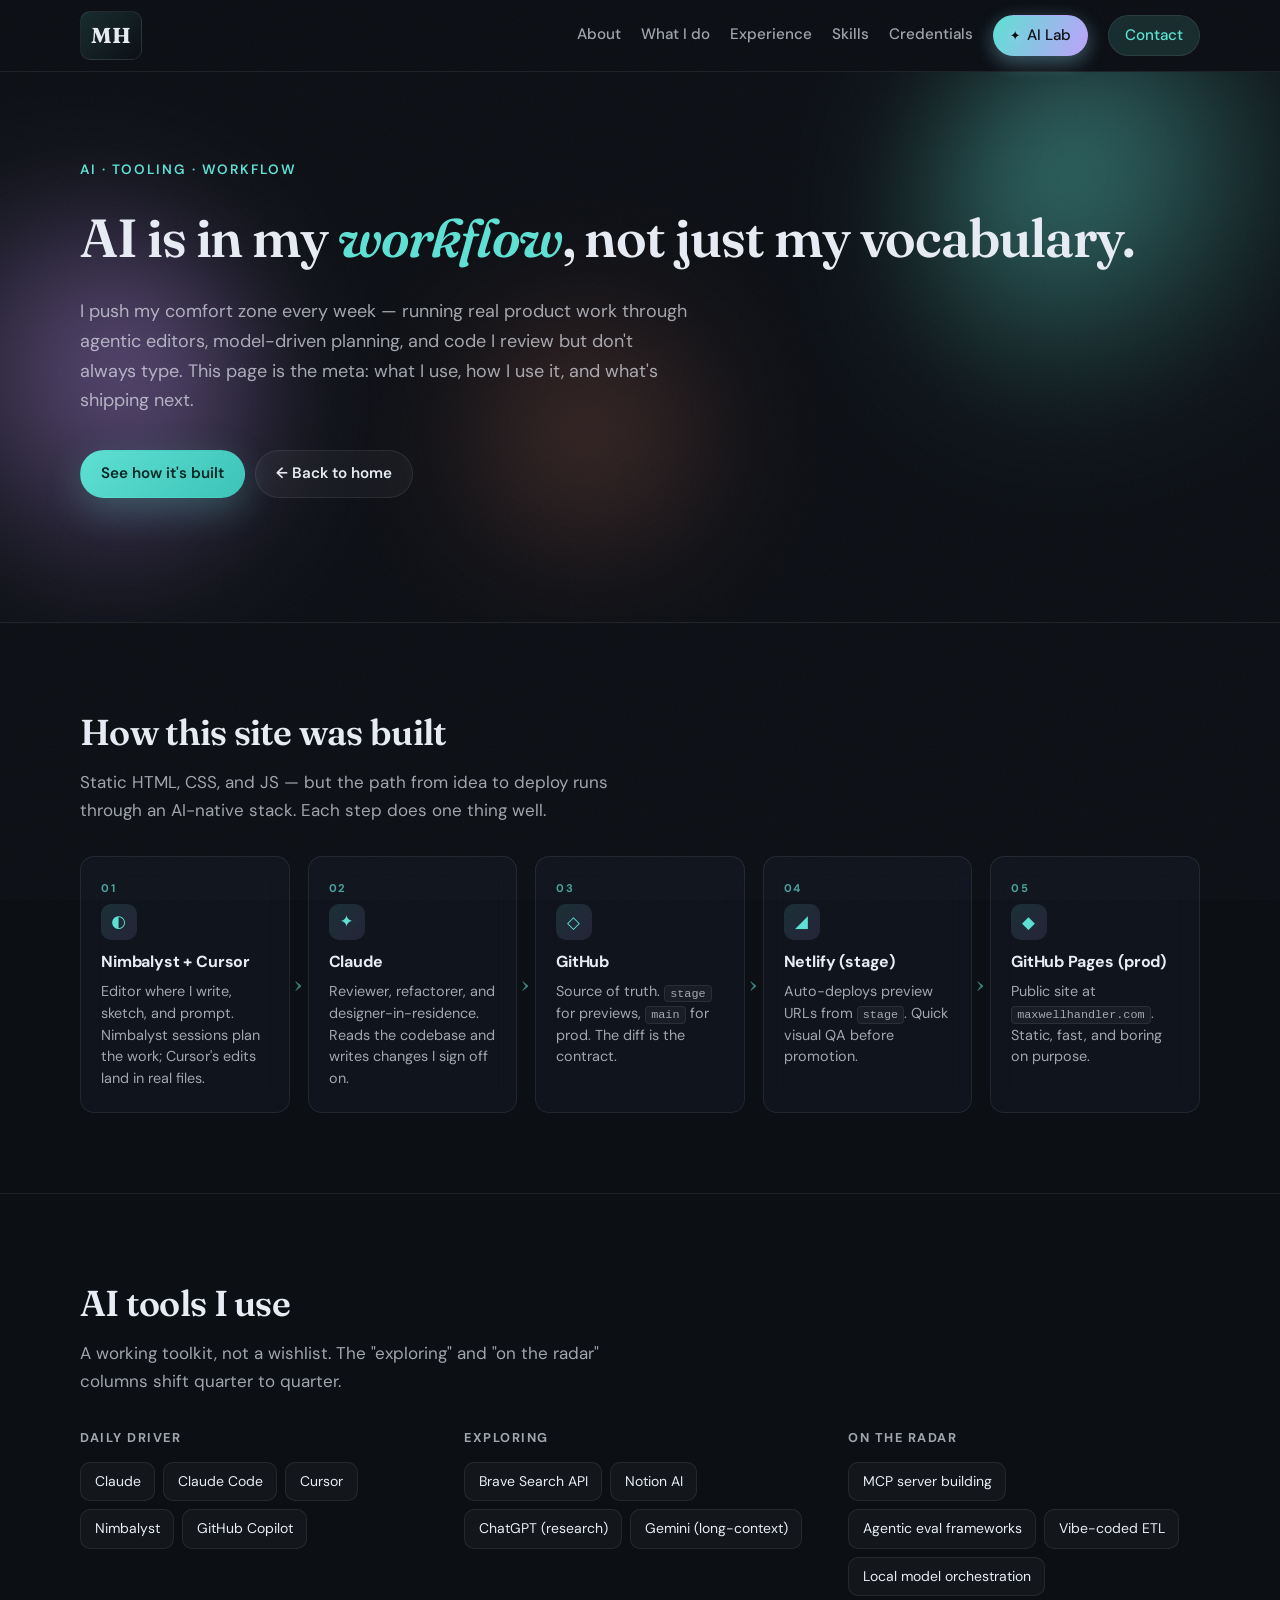
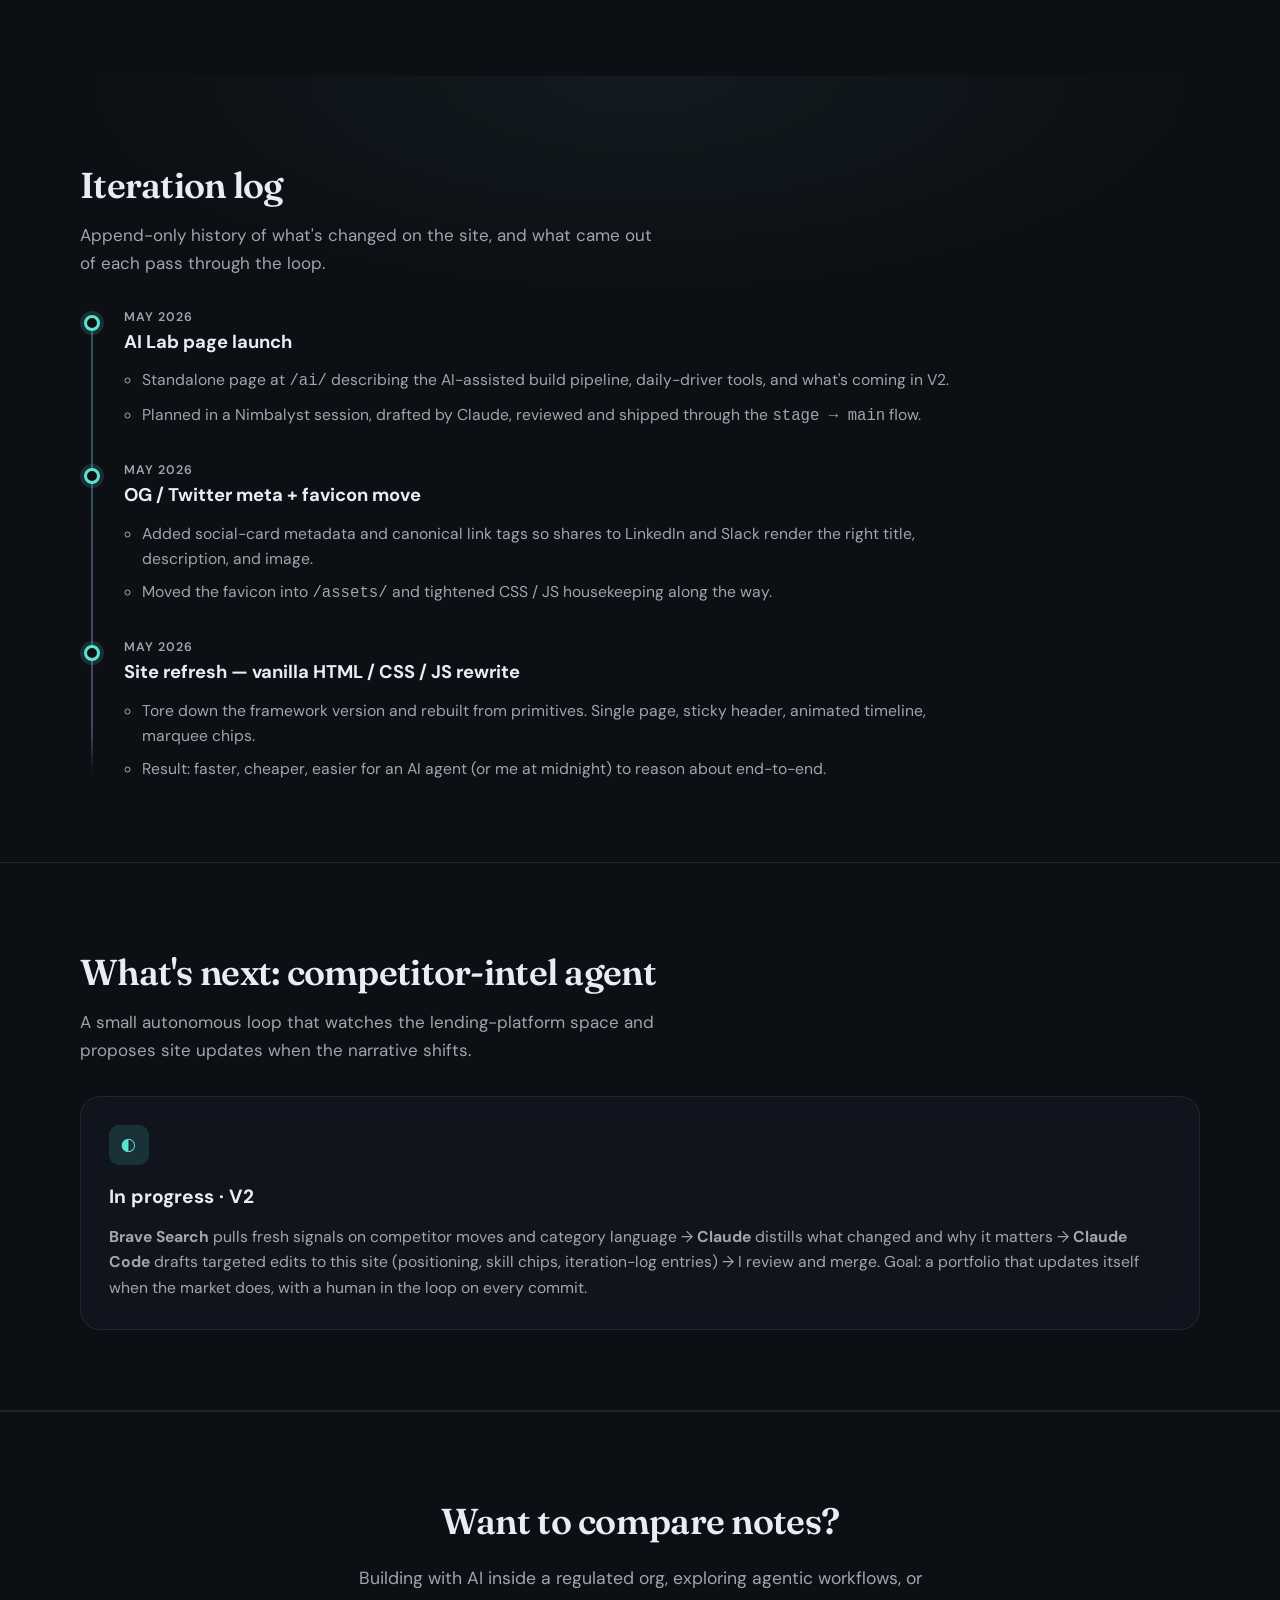
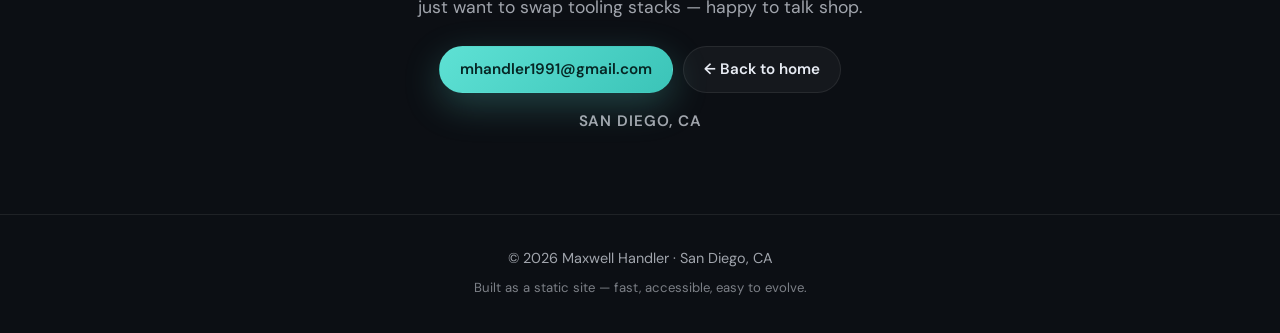
<file: archive/ai/index.html>
<!doctype html>
<html lang="en">
  <head>
    <meta charset="utf-8">
    <meta name="robots" content="noindex">
    <meta name="viewport" content="width=device-width, initial-scale=1, viewport-fit=cover">
    <meta name="theme-color" content="#0c0f14">
    <meta name="description" content="Maxwell Handler's AI Lab — how this site is built with AI-assisted workflows, the tools in daily rotation, and what's shipping next.">
    <title>AI Lab · Maxwell Handler</title>
    <link rel="canonical" href="https://maxwellhandler.com/ai/">
    <link rel="icon" href="/archive/favicon.svg" type="image/svg+xml">

    <meta property="og:type" content="website">
    <meta property="og:url" content="https://maxwellhandler.com/ai/">
    <meta property="og:title" content="AI Lab · Maxwell Handler">
    <meta property="og:description" content="How this portfolio is built with AI-assisted workflows — the tools in daily rotation, what's on the radar, and the meta-experiment of shipping changes through Claude, Nimbalyst, and Cursor.">
    <meta property="og:image" content="https://maxwellhandler.com/assets/profile.jpg">
    <meta property="og:image:alt" content="Portrait of Maxwell Handler">

    <meta name="twitter:card" content="summary">
    <meta name="twitter:url" content="https://maxwellhandler.com/ai/">
    <meta name="twitter:title" content="AI Lab · Maxwell Handler">
    <meta name="twitter:description" content="How this portfolio is built with AI-assisted workflows — the tools in daily rotation, what's on the radar, and the meta-experiment of shipping changes through Claude, Nimbalyst, and Cursor.">
    <meta name="twitter:image" content="https://maxwellhandler.com/assets/profile.jpg">

    <link rel="preconnect" href="https://fonts.googleapis.com">
    <link rel="preconnect" href="https://fonts.gstatic.com" crossorigin>
    <link href="https://fonts.googleapis.com/css2?family=DM+Sans:ital,opsz,wght@0,9..40,400;0,9..40,500;0,9..40,600;0,9..40,700;1,9..40,400&family=Fraunces:ital,opsz,wght@0,9..144,500;0,9..144,600;0,9..144,700;1,9..144,500&display=swap" rel="stylesheet">
    <link href="/archive/css/styles.css" rel="stylesheet">
  </head>
  <body>
    <div class="noise" aria-hidden="true"></div>

    <header class="site-header">
      <div class="container header-inner">
        <a class="logo" href="/archive/">MH</a>
        <button type="button" class="nav-toggle" aria-expanded="false" aria-controls="site-nav">
          <span class="sr-only">Menu</span>
          <span class="nav-toggle-bar"></span>
          <span class="nav-toggle-bar"></span>
        </button>
        <nav id="site-nav" class="site-nav" aria-label="Primary">
          <a href="/archive/#about">About</a>
          <a href="/archive/#pillars">What I do</a>
          <a href="/archive/#experience">Experience</a>
          <a href="/archive/#skills">Skills</a>
          <a href="/archive/#credentials">Credentials</a>
          <a href="/archive/ai/" class="nav-cta nav-cta-primary" aria-current="page">AI Lab</a>
          <a href="/archive/#contact" class="nav-cta">Contact</a>
        </nav>
      </div>
    </header>

    <main id="top">
      <section class="hero">
        <div class="hero-bg" aria-hidden="true">
          <div class="blob blob-a"></div>
          <div class="blob blob-b"></div>
          <div class="blob blob-c"></div>
        </div>
        <div class="container hero-inner">
          <p class="hero-kicker">AI · Tooling · Workflow</p>
          <h1 class="hero-title">
            AI is in my <span class="accent">workflow</span>, not just my vocabulary.
          </h1>
          <p class="hero-lead">
            I push my comfort zone every week — running real product work through agentic editors, model-driven planning, and code I review but don't always type. This page is the meta: what I use, how I use it, and what's shipping next.
          </p>
          <div class="hero-actions">
            <a class="btn btn-primary" href="#how-built">See how it's built</a>
            <a class="btn btn-ghost" href="/archive/">&larr; Back to home</a>
          </div>
        </div>
      </section>

      <section id="how-built" class="section section-pillars">
        <div class="container">
          <div class="section-head">
            <h2 class="section-title">How this site was built</h2>
            <p class="section-sub">Static HTML, CSS, and JS — but the path from idea to deploy runs through an AI-native stack. Each step does one thing well.</p>
          </div>
          <ol class="pipeline">
            <li class="pipeline-step">
              <span class="pipeline-step-icon" aria-hidden="true">◐</span>
              <h3>Nimbalyst + Cursor</h3>
              <p>Editor where I write, sketch, and prompt. Nimbalyst sessions plan the work; Cursor's edits land in real files.</p>
            </li>
            <li class="pipeline-step">
              <span class="pipeline-step-icon" aria-hidden="true">✦</span>
              <h3>Claude</h3>
              <p>Reviewer, refactorer, and designer-in-residence. Reads the codebase and writes changes I sign off on.</p>
            </li>
            <li class="pipeline-step">
              <span class="pipeline-step-icon" aria-hidden="true">◇</span>
              <h3>GitHub</h3>
              <p>Source of truth. <code>stage</code> for previews, <code>main</code> for prod. The diff is the contract.</p>
            </li>
            <li class="pipeline-step">
              <span class="pipeline-step-icon" aria-hidden="true">◢</span>
              <h3>Netlify (stage)</h3>
              <p>Auto-deploys preview URLs from <code>stage</code>. Quick visual QA before promotion.</p>
            </li>
            <li class="pipeline-step">
              <span class="pipeline-step-icon" aria-hidden="true">◆</span>
              <h3>GitHub Pages (prod)</h3>
              <p>Public site at <code>maxwellhandler.com</code>. Static, fast, and boring on purpose.</p>
            </li>
          </ol>
        </div>
      </section>

      <section id="tools" class="section section-skills">
        <div class="container">
          <div class="section-head">
            <h2 class="section-title">AI tools I use</h2>
            <p class="section-sub">A working toolkit, not a wishlist. The "exploring" and "on the radar" columns shift quarter to quarter.</p>
          </div>
          <div class="skill-groups">
            <div class="skill-group">
              <h3>Daily driver</h3>
              <ul class="skill-chips">
                <li>Claude</li>
                <li>Claude Code</li>
                <li>Cursor</li>
                <li>Nimbalyst</li>
                <li>GitHub Copilot</li>
              </ul>
            </div>
            <div class="skill-group">
              <h3>Exploring</h3>
              <ul class="skill-chips">
                <li>Brave Search API</li>
                <li>Notion AI</li>
                <li>ChatGPT (research)</li>
                <li>Gemini (long-context)</li>
              </ul>
            </div>
            <div class="skill-group">
              <h3>On the radar</h3>
              <ul class="skill-chips">
                <li>MCP server building</li>
                <li>Agentic eval frameworks</li>
                <li>Vibe-coded ETL</li>
                <li>Local model orchestration</li>
              </ul>
            </div>
          </div>
        </div>
      </section>

      <section id="iteration-log" class="section section-timeline">
        <div class="container">
          <div class="section-head">
            <h2 class="section-title">Iteration log</h2>
            <p class="section-sub">Append-only history of what's changed on the site, and what came out of each pass through the loop.</p>
          </div>
          <ol class="timeline">
            <li class="timeline-item">
              <span class="timeline-dot"></span>
              <div class="timeline-body">
                <p class="timeline-meta">May 2026</p>
                <h3>AI Lab page launch</h3>
                <ul class="timeline-bullets">
                  <li>Standalone page at <code>/ai/</code> describing the AI-assisted build pipeline, daily-driver tools, and what's coming in V2.</li>
                  <li>Planned in a Nimbalyst session, drafted by Claude, reviewed and shipped through the <code>stage → main</code> flow.</li>
                </ul>
              </div>
            </li>
            <li class="timeline-item">
              <span class="timeline-dot"></span>
              <div class="timeline-body">
                <p class="timeline-meta">May 2026</p>
                <h3>OG / Twitter meta + favicon move</h3>
                <ul class="timeline-bullets">
                  <li>Added social-card metadata and canonical link tags so shares to LinkedIn and Slack render the right title, description, and image.</li>
                  <li>Moved the favicon into <code>/assets/</code> and tightened CSS / JS housekeeping along the way.</li>
                </ul>
              </div>
            </li>
            <li class="timeline-item">
              <span class="timeline-dot"></span>
              <div class="timeline-body">
                <p class="timeline-meta">May 2026</p>
                <h3>Site refresh — vanilla HTML / CSS / JS rewrite</h3>
                <ul class="timeline-bullets">
                  <li>Tore down the framework version and rebuilt from primitives. Single page, sticky header, animated timeline, marquee chips.</li>
                  <li>Result: faster, cheaper, easier for an AI agent (or me at midnight) to reason about end-to-end.</li>
                </ul>
              </div>
            </li>
          </ol>
        </div>
      </section>

      <section id="whats-next" class="section section-pillars">
        <div class="container">
          <div class="section-head">
            <h2 class="section-title">What's next: competitor-intel agent</h2>
            <p class="section-sub">A small autonomous loop that watches the lending-platform space and proposes site updates when the narrative shifts.</p>
          </div>
          <article class="pillar-card pillar-card-pm">
            <span class="pillar-icon" aria-hidden="true">◐</span>
            <h3>In progress · V2</h3>
            <p>
              <strong>Brave Search</strong> pulls fresh signals on competitor moves and category language &rarr; <strong>Claude</strong> distills what changed and why it matters &rarr; <strong>Claude Code</strong> drafts targeted edits to this site (positioning, skill chips, iteration-log entries) &rarr; I review and merge. Goal: a portfolio that updates itself when the market does, with a human in the loop on every commit.
            </p>
          </article>
        </div>
      </section>

      <section id="contact" class="section section-contact">
        <div class="container contact-inner">
          <h2 class="section-title">Want to compare notes?</h2>
          <p class="contact-lead">
            Building with AI inside a regulated org, exploring agentic workflows, or just want to swap tooling stacks — happy to talk shop.
          </p>
          <div class="hero-actions contact-actions">
            <a class="btn btn-primary" href="mailto:mhandler1991@gmail.com">mhandler1991@gmail.com</a>
            <a class="btn btn-ghost" href="/archive/">&larr; Back to home</a>
          </div>
          <p class="contact-location">San Diego, CA</p>
        </div>
      </section>
    </main>

    <footer class="site-footer">
      <div class="container footer-inner">
        <p>© <span id="year"></span> Maxwell Handler · San Diego, CA</p>
        <p class="footer-note">Built as a static site — fast, accessible, easy to evolve.</p>
      </div>
    </footer>

    <script src="/archive/js/scripts.js" defer></script>
  </body>
</html>
</file>
<file: css/home.css>
/*
 * maxwellhandler.com homepage (v12)
 * Layout and components. Every value comes from tokens.css or DESIGN.md.
 */

/* Fonts (self-hosted, OFL; licenses in assets/fonts/) */
@font-face { font-family: 'Geist'; src: url('../assets/fonts/Geist-Regular.woff2') format('woff2'); font-weight: 400; font-style: normal; font-display: swap; }
@font-face { font-family: 'Geist'; src: url('../assets/fonts/Geist-Medium.woff2') format('woff2'); font-weight: 500; font-style: normal; font-display: swap; }
@font-face { font-family: 'Geist'; src: url('../assets/fonts/Geist-SemiBold.woff2') format('woff2'); font-weight: 600; font-style: normal; font-display: swap; }
@font-face { font-family: 'Geist Mono'; src: url('../assets/fonts/GeistMono-Regular.woff2') format('woff2'); font-weight: 400; font-style: normal; font-display: swap; }
@font-face { font-family: 'Geist Mono'; src: url('../assets/fonts/GeistMono-Medium.woff2') format('woff2'); font-weight: 500; font-style: normal; font-display: swap; }
@font-face { font-family: 'Caveat'; src: url('../assets/fonts/Caveat-Medium-latin.woff2') format('woff2'); font-weight: 500; font-style: normal; font-display: swap; }

/* Base */
*, *::before, *::after { box-sizing: border-box; }
body { -webkit-font-smoothing: antialiased; -moz-osx-font-smoothing: grayscale; }
h1, h2, h3, h4, p, ul, ol, dl, dd, figure { margin: 0; }
code { font-family: var(--font-mono); }
button { font: inherit; cursor: pointer; }

.sr-only {
  position: absolute; width: 1px; height: 1px; margin: -1px; padding: 0;
  overflow: hidden; clip: rect(0 0 0 0); white-space: nowrap; border: 0;
}
.skip-link {
  position: absolute; left: var(--space-4); top: var(--space-2); z-index: 10;
  display: inline-flex; align-items: center; min-height: var(--tap); padding: 0 var(--space-4);
  background: var(--paper); border: 1px solid var(--ink); border-radius: var(--radius-m);
  color: var(--ink); font-size: var(--text-15); text-decoration: none;
  transform: translateY(-200%);
}
.skip-link:focus { transform: none; }

.wrap { max-width: var(--content-max); margin: 0 auto; padding: 0 var(--gutter); }

/* Shared text patterns */
.mono { font-family: var(--font-mono); }
.label {
  font-family: var(--font-mono); font-size: var(--text-12); font-weight: 400;
  letter-spacing: var(--tracking-label); text-transform: uppercase; color: var(--muted);
}
.link-sm {
  display: inline-flex; align-items: center; min-height: var(--tap);
  font-family: var(--font-mono); font-size: var(--text-13);
}

/* Pending link: muted text + "Soon" tag. Not a link. */
.pending { display: inline-flex; align-items: center; gap: var(--space-2); min-height: var(--tap); }
.pending__text { font-family: var(--font-mono); font-size: var(--text-13); color: var(--muted); }
.pending__tag {
  font-family: var(--font-mono); font-size: var(--text-12); letter-spacing: var(--tracking-label);
  text-transform: uppercase; padding: var(--space-1) var(--space-2);
  border: 1px solid var(--rule); border-radius: var(--radius-s); color: var(--muted);
}

/* Top bar (not sticky) */
.topbar { position: relative; background: var(--paper); border-bottom: 1px solid var(--rule); }
.topbar__nav {
  min-height: 60px; display: flex; flex-wrap: wrap; align-items: center; justify-content: space-between;
  gap: var(--space-2) var(--space-5);
}
.topbar__name {
  display: inline-flex; align-items: center; gap: var(--space-2); min-height: var(--tap);
  color: var(--ink); text-decoration: none; font-size: var(--text-15); font-weight: 600; letter-spacing: var(--tracking-1);
}
.topbar__mark { display: block; flex: none; width: var(--mark-size); height: var(--mark-size); }
.topbar__mark-letter { fill: var(--ink); }
.topbar__mark-line { stroke: var(--pencil); }
.topbar__right { display: flex; align-items: center; gap: var(--space-2) var(--space-5); font-size: var(--text-15); }
.nav-sections { display: flex; flex-wrap: wrap; gap: var(--space-1) var(--space-5); }
.nav-sections a, .topbar__resume {
  display: inline-flex; align-items: center; min-height: var(--tap); text-decoration: none;
}
.nav-sections a { color: var(--ink); }
.nav-sections a:hover { color: var(--accent); }
.topbar__resume { font-weight: 500; }
.menu-btn.btn {
  min-height: var(--tap); min-width: 0; padding: 0 var(--space-4); gap: var(--space-2);
}
.menu-panel {
  flex-direction: column; padding: var(--space-1) var(--gutter) var(--space-4);
  border-top: 1px solid var(--rule);
}
.menu-panel a {
  display: flex; align-items: center; min-height: var(--tap); padding: 0 var(--space-1);
  border-top: 1px solid var(--rule); color: var(--ink); text-decoration: none; font-size: var(--text-16);
}
@media (max-width: 640px) {
  /* Mark, name, Resume and Menu share one row at 375px: smaller name and minimum gaps;
     space-between still spreads any leftover width. */
  .topbar__nav { column-gap: var(--space-2); }
  .topbar__right { gap: var(--space-3); }
  .topbar__name { font-size: var(--text-14); }
  .nav-sections { display: none; } /* re-asserts tokens.css after the display: flex above */
}

/* Intro header */
.intro { padding-top: var(--space-9); padding-bottom: var(--space-8); display: flex; flex-direction: column; gap: var(--space-5); }
.intro__status { font-family: var(--font-mono); font-size: var(--text-13); color: var(--muted); }
.intro__dot {
  display: inline-block; width: 8px; height: 8px; border-radius: 50%;
  background: var(--accent); margin-right: var(--space-2);
}
.intro__name {
  font-size: var(--text-72); font-weight: 500; letter-spacing: var(--tracking-3); line-height: var(--leading-tight);
}
.intro__lede { max-width: 720px; font-size: var(--text-22); line-height: var(--leading-body); }

/* Intro edit: the lede strikes and rewrites itself once (js/home.js).
 * Every mark's finished state is the default, so reduced motion and no-JS show it.
 * JS adds .is-pending to put a mark in its start state, then removes it on cue. */
@media (min-width: 641px) { .intro__pair { white-space: nowrap; } } /* each strike + insert stays together */
.intro__lede.is-resetting * { transition: none; } /* reset snaps, no reverse animation */
.intro__strike { position: relative; display: inline-block; color: var(--muted); transition: color var(--edit-fade); }
.intro__strike.is-pending { color: var(--ink); }
.intro__strike-line {
  position: absolute; left: -3px; top: 50%; width: calc(100% + 6px); height: 10px; margin-top: -4px; overflow: visible;
}
.intro__strike-line path {
  fill: none; stroke: var(--graphite); stroke-width: var(--stroke-main); stroke-linecap: round;
  stroke-dasharray: 1; stroke-dashoffset: 0; transition: stroke-dashoffset var(--edit-draw);
}
.intro__strike.is-pending path { stroke-dashoffset: 1; opacity: 0; } /* opacity hides the round-cap dot */
.intro__insert {
  display: inline-block; overflow: hidden; vertical-align: -0.12em; white-space: nowrap;
  transition-property: max-width; transition-timing-function: var(--edit-write);
}
.intro__insert.is-pending { max-width: 0; }
.intro__insert-text {
  display: inline-block; padding: 0 2px 0 var(--space-2);
  font-family: var(--font-hand); font-size: var(--text-28); font-weight: 500; line-height: var(--leading-tight); color: var(--pencil);
}
.intro__caret { position: relative; display: inline-block; }
.intro__caret .intro__insert-text { padding-left: 6px; }
.intro__caret-mark {
  position: absolute; left: 0; bottom: 1px; width: 10px; height: 7px; overflow: visible; transition: opacity var(--edit-fade);
}
.intro__caret-mark path { fill: none; stroke: var(--pencil); stroke-width: var(--stroke-main); stroke-linecap: round; stroke-linejoin: round; }
.intro__caret.is-pending > .intro__caret-mark { opacity: 0; }
.intro__hl {
  padding: 0 var(--space-1); background: var(--highlighter) no-repeat 0 65% / 100% 75%;
  transition: background-size var(--edit-swipe);
}
.intro__hl.is-pending { background-size: 0% 75%; }
/* Replay sits inline after “in fintech.”. Hidden (no space) until JS un-hides it;
 * then visibility reserves its width so nothing reflows when it fades in. */
.intro__replay {
  position: relative; display: inline-flex; align-items: center; gap: var(--space-1); padding: 0;
  background: none; border: 0; cursor: pointer;
  font-family: var(--font-mono); font-size: var(--text-12); color: var(--muted);
  opacity: 0; visibility: hidden; transition: opacity var(--edit-reveal);
}
.intro__replay[hidden] { display: none; } /* reduced motion and no-JS: no button, no reserved space */
/* 44px hit area that doesn't grow the line box */
.intro__replay::before { content: ""; position: absolute; left: 0; right: 0; top: 50%; height: var(--tap); transform: translateY(-50%); }
.intro__replay svg path { fill: none; stroke: currentColor; stroke-width: var(--stroke-main); stroke-linecap: round; stroke-linejoin: round; }
.intro__replay.is-on { opacity: 1; visibility: visible; }
.intro__replay:hover { color: var(--ink); }
@media (max-width: 640px) {
  .intro__lede { font-size: var(--text-19); }
  .intro__insert-text { font-size: var(--text-24); }
}
.intro__links {
  display: flex; flex-wrap: wrap; gap: 0 var(--space-5);
  font-family: var(--font-mono); font-size: var(--text-15);
}
.intro__links a { display: inline-flex; align-items: center; min-height: var(--tap); }

/* Sections: 1px ink rule, 64px, content, 64px */
.section__inner { padding: var(--space-8) 0; border-top: 1px solid var(--ink); }
.section-title {
  margin-bottom: 40px; display: flex; align-items: baseline; gap: var(--space-4);
  font-size: var(--text-44); font-weight: 600; letter-spacing: var(--tracking-3); line-height: var(--leading-tight);
}
.section-title__num {
  font-family: var(--font-mono); font-size: var(--text-19); font-weight: 500; letter-spacing: 0; color: var(--accent);
}

/* 01 How I work */
.how { display: flex; flex-direction: column; gap: var(--space-7); }
.how__intro { display: flex; flex-direction: column; gap: var(--space-4); max-width: 680px; }
.thesis { font-size: var(--text-28); line-height: var(--leading-lede); font-weight: 500; letter-spacing: var(--tracking-2); }
.thesis__mark { position: relative; display: inline-block; padding-bottom: 6px; }
.thesis__underline {
  position: absolute; left: -4px; bottom: -6px; width: calc(100% + 12px); height: 16px;
  overflow: visible; color: var(--pencil);
}
.how__body { font-size: var(--text-19); line-height: var(--leading-body); color: var(--ink-soft); }

.steps {
  list-style: none; padding: 0;
  display: grid; grid-template-columns: repeat(auto-fit, minmax(150px, 1fr)); gap: var(--space-5);
}
.step {
  display: flex; flex-direction: column; gap: var(--space-2); padding: var(--space-4);
  border-top: 2px solid var(--ink); border-radius: 0 0 var(--radius-m) var(--radius-m);
  background: transparent;
  transition: background-color var(--fade), border-color var(--fade);
}
.step.is-active { border-top-color: var(--accent); background: rgba(29, 78, 216, 0.07); }
.step__num { font-family: var(--font-mono); font-size: var(--text-12); color: var(--accent); }
.step__title { font-size: var(--text-19); font-weight: 600; }
.step__text { font-size: var(--text-15); line-height: var(--leading-body); color: var(--ink-soft); }
@media (prefers-reduced-motion: reduce) { .step { transition: none; } }

.workflow { display: flex; flex-direction: column; gap: var(--space-4); }
.cards {
  list-style: none; padding: 0;
  display: grid; grid-template-columns: repeat(auto-fit, minmax(min(220px, 100%), 1fr)); gap: var(--space-3);
}
.card {
  display: flex; flex-direction: column; gap: var(--space-3); padding: var(--space-5);
  border: 1px solid var(--rule); border-radius: var(--radius-m);
}
.card__file { font-size: var(--text-13); overflow-wrap: anywhere; }
.card__text { font-size: var(--text-15); line-height: var(--leading-body); color: var(--ink-soft); }
.workflow__note { font-family: var(--font-mono); font-size: var(--text-12); color: var(--muted); }

/* 02 Builds */
.project {
  padding: var(--space-7) 0; border-top: 1px solid var(--rule);
}
.project__grid { display: flex; flex-wrap: wrap; gap: var(--space-7); }
.rail { flex: 1 1 200px; max-width: 240px; display: flex; flex-direction: column; gap: var(--space-5); }
.rail__num { font-family: var(--font-mono); font-size: var(--text-12); color: var(--accent); }
.project__title { font-size: var(--text-28); font-weight: 600; letter-spacing: var(--tracking-2); line-height: var(--leading-heading); }
.meta { display: flex; flex-direction: column; gap: var(--space-4); }
.meta__row { display: flex; flex-direction: column; gap: var(--space-1); }
.meta dd { font-size: var(--text-15); }
.rail__links { display: flex; flex-direction: column; align-items: flex-start; margin-top: var(--space-1); }
.rail__note { font-family: var(--font-mono); font-size: var(--text-13); color: var(--muted); }

/* Redacted title: "codename lantern" */
.project__title--redacted { position: relative; display: flex; flex-direction: column; gap: var(--space-1); font-weight: 400; }
.redact { position: relative; display: inline-block; align-self: flex-start; }
.redact__word { font-size: var(--text-28); font-weight: 600; letter-spacing: var(--tracking-2); line-height: var(--leading-heading); }
.redact__bar {
  position: absolute; left: -6px; right: -10px; top: 6px; height: 26px;
  background: var(--ink); border-radius: 3px 8px 4px 9px; transform: rotate(-2deg); opacity: 0.94;
}

/* "try it!" margin note */
/* The note sits above the button's right end so it stays inside the rail and the
   48px gap (beside the button it reached the story column). The margin gives it
   clear space below the Stack line at every width. */
.try { position: relative; align-self: flex-start; margin-top: var(--space-6); }
.try__note { position: absolute; left: calc(100% - 24px); top: -44px; width: 96px; height: 70px; pointer-events: none; }
.try__text {
  position: absolute; left: 30px; top: 0; white-space: nowrap;
  font-family: var(--font-hand); font-size: 26px; font-weight: 500; line-height: var(--leading-tight);
  color: var(--pencil); transform: rotate(-6deg);
}
.try__arrow { position: absolute; inset: 0; width: 96px; height: 70px; overflow: visible; color: var(--pencil); }

.story { flex: 999 1 480px; min-width: 0; display: flex; flex-direction: column; gap: var(--space-4); }
.story__lede { font-size: var(--text-19); line-height: var(--leading-lede); max-width: 620px; }
.story__label { margin-top: var(--space-4); }
.story__text { font-size: var(--text-16); line-height: var(--leading-body); color: var(--ink-soft); max-width: 620px; }

mark {
  color: inherit; background: var(--highlighter); padding: 1px var(--space-1); margin: 0 -2px;
  border-radius: 3px 6px 2px 5px; -webkit-box-decoration-break: clone; box-decoration-break: clone;
}

/* Phone frames */
.phones { display: flex; flex-wrap: wrap; gap: var(--space-5); margin: var(--space-2) 0; }
.phone { width: 180px; margin: 0; display: flex; flex-direction: column; gap: var(--space-3); }
.phone__frame {
  border: 8px solid var(--ink); border-radius: 32px; background: var(--ink);
  box-shadow: 0 24px 48px -24px rgba(28, 25, 23, 0.35); overflow: hidden;
}
.phone__frame img { display: block; width: 100%; height: auto; }
.phone__cap { font-family: var(--font-mono); font-size: var(--text-12); color: var(--muted); }

/* Worked / Didn't */
.outcomes {
  display: grid; grid-template-columns: repeat(auto-fit, minmax(min(240px, 100%), 1fr));
  gap: var(--space-5); margin-top: var(--space-2);
}
.outcomes__label {
  margin-bottom: var(--space-2); font-family: var(--font-mono); font-size: var(--text-12); font-weight: 400;
  letter-spacing: var(--tracking-label); text-transform: uppercase; color: var(--ink);
}
.outcomes__label--didnt { color: var(--pencil); }
.outcomes ul { padding-left: 18px; display: flex; flex-direction: column; gap: var(--space-2); }
.outcomes li { font-size: var(--text-15); line-height: var(--leading-body); }

/* Labeled list (project-kickoff changes, doc-tailor versions) */
.labeled { list-style: none; padding: 0; }
.labeled__row {
  display: grid; grid-template-columns: 80px minmax(0, 1fr); gap: var(--space-4);
  padding: var(--space-4) 0; border-top: 1px solid var(--rule);
}
.labeled__key { font-family: var(--font-mono); font-size: var(--text-12); color: var(--muted); }
.labeled__key--version { font-size: var(--text-13); font-weight: 500; color: var(--ink); }
.labeled__key--current { color: var(--accent); }
.labeled__val { font-size: var(--text-15); line-height: var(--leading-body); }
.labeled__body { display: flex; flex-direction: column; gap: var(--space-1); }
.labeled__name { font-family: var(--font-mono); font-size: var(--text-12); color: var(--muted); }
.labeled__gain { font-family: var(--font-mono); font-size: var(--text-13); line-height: var(--leading-body); }
.labeled__gain span { color: var(--muted); }

/* 03 Experiments */
.experiments {
  list-style: none; padding: 0;
  display: grid; grid-template-columns: repeat(auto-fit, minmax(min(300px, 100%), 1fr)); gap: var(--space-5);
}
.experiment__meta { font-family: var(--font-mono); font-size: var(--text-12); color: var(--muted); }
.experiment__title { font-size: var(--text-22); font-weight: 600; line-height: var(--leading-heading); }
.experiment strong { font-weight: 600; }

/* 04 Journey */
.path__intro { display: flex; flex-direction: column; gap: var(--space-2); max-width: 680px; margin-bottom: var(--space-6); }
.path__lede { font-size: var(--text-22); line-height: var(--leading-lede); font-weight: 500; }
.path__sub { font-size: var(--text-16); color: var(--muted); }
/* "More to come!" lead-in: pencil arrow up from the timeline, handwritten note beside it.
   The stroke ends 9px above the first row so it reads as drawn, not as the timeline. */
.journey-more { position: relative; min-height: 96px; padding: 6px 0 var(--space-3) var(--space-6); }
.journey-more__arrow {
  position: absolute; left: -20px; top: 0; width: 40px; height: 100%; overflow: visible; color: var(--pencil);
}
.journey-more__text {
  display: flex; flex-direction: column; gap: var(--space-1);
  transform: rotate(-2deg); transform-origin: left top;
  font-family: var(--font-hand); font-weight: 500; color: var(--pencil);
}
.journey-more__title { font-size: 34px; line-height: var(--leading-tight); }
.journey-more__sub { font-size: 24px; line-height: var(--leading-heading); }
.timeline { list-style: none; padding: 0; border-left: 1px solid var(--ink); }
.timeline__row {
  position: relative; display: grid; grid-template-columns: 112px minmax(0, 1fr) minmax(0, 1.3fr);
  gap: var(--space-4); padding: var(--space-4) 0 var(--space-4) var(--space-6); border-top: 1px solid var(--rule);
}
.timeline__row::before {
  content: ""; position: absolute; left: -5px; top: 22px; width: 10px; height: 10px;
  border-radius: 50%; background: var(--ink);
}
/* Current role: larger accent dot with a soft pulsing ring (decorative, so a pseudo-element) */
.timeline__row--current::before {
  left: -6px; top: 21px; width: 12px; height: 12px; background: var(--accent);
  animation: mh-pulse 2.4s ease-out infinite;
}
@keyframes mh-pulse {
  0% { box-shadow: 0 0 0 0 rgba(29, 78, 216, 0.45); }
  70% { box-shadow: 0 0 0 10px rgba(29, 78, 216, 0); }
  100% { box-shadow: 0 0 0 0 rgba(29, 78, 216, 0); }
}
@media (prefers-reduced-motion: reduce) { .timeline__row--current::before { animation: none; } }
.timeline__year {
  position: relative; align-self: start; padding-top: 2px;
  font-family: var(--font-mono); font-size: var(--text-13);
}
.timeline__row--current .timeline__year { font-weight: 500; white-space: nowrap; justify-self: start; }
.timeline__role { display: flex; flex-direction: column; gap: var(--space-1); }
.timeline__title { font-size: var(--text-16); font-weight: 600; }
.timeline__company { font-size: var(--text-15); color: var(--muted); }
.timeline__note { font-size: var(--text-15); line-height: var(--leading-body); color: var(--ink-soft); }
.path__cta { margin-top: 40px; }
@media (max-width: 500px) {
  .timeline__row { grid-template-columns: minmax(0, 1fr); gap: var(--space-2); }
}

/* Footer */
.footer { border-top: 1px solid var(--ink); background: var(--paper-alt); }
.footer__inner {
  padding-top: var(--space-8); padding-bottom: var(--space-6);
  display: flex; flex-direction: column; align-items: center; gap: var(--space-6); text-align: center;
}
.footer__head { display: flex; flex-direction: column; align-items: center; gap: var(--space-4); }
.footer__title { font-size: var(--text-44); font-weight: 600; letter-spacing: var(--tracking-3); line-height: var(--leading-tight); }
.footer__sub { font-size: var(--text-19); line-height: var(--leading-lede); color: var(--ink-soft); }
.footer__buttons { display: flex; flex-wrap: wrap; justify-content: center; gap: var(--space-3); }
.footer__buttons .btn { gap: var(--space-3); min-width: 150px; }
.footer__line {
  display: flex; flex-wrap: wrap; justify-content: center; align-items: center; gap: 0 var(--space-5);
  font-family: var(--font-mono); font-size: var(--text-15); color: var(--muted);
}
.footer__line a { display: inline-flex; align-items: center; min-height: var(--tap); }
@media (max-width: 500px) {
  .footer__line { flex-direction: column; }
  .footer__sep { display: none; }
}
.footer__bottom {
  align-self: stretch; display: flex; flex-wrap: wrap; justify-content: space-between; gap: var(--space-4);
  margin-top: 40px; padding-top: var(--space-5); border-top: 1px solid var(--rule);
  font-family: var(--font-mono); font-size: var(--text-13); color: var(--muted);
}
/* Build-log link after the credit. On its own line, so the credit is no wider than before
   and the footer row wraps exactly as it did; the 44px hit area doesn't grow the line box. */
.footer__log { position: relative; display: block; width: fit-content; white-space: nowrap; }
@media (max-width: 640px) { .footer__log { margin-inline: auto; } } /* the credit wraps and centers here */
.footer__log::before { content: ""; position: absolute; left: 0; right: 0; top: 50%; height: var(--tap); transform: translateY(-50%); }
</file>
<file: css/styles.css>
/* --- Tokens --- */
:root {
  --bg-deep: #0c0f14;
  --bg-elevated: #121722;
  --bg-card: rgba(18, 23, 34, 0.72);
  --text: #e8ecf4;
  --text-muted: rgba(232, 236, 244, 0.68);
  --accent: #5ee1d4;
  --accent-soft: rgba(94, 225, 212, 0.14);
  --accent-2: #c79bff;
  --accent-2-soft: rgba(199, 155, 255, 0.12);
  --coral: #ff8f73;
  --border: rgba(255, 255, 255, 0.08);
  --radius-lg: 20px;
  --radius-md: 14px;
  --radius-sm: 10px;
  --shadow-soft: 0 24px 80px rgba(0, 0, 0, 0.45);
  --font-sans: "DM Sans", system-ui, sans-serif;
  --font-display: "Fraunces", Georgia, serif;
  --header-h: 72px;
}

*,
*::before,
*::after {
  box-sizing: border-box;
}

html {
  scroll-behavior: smooth;
  overflow-x: clip;
}

@supports not (overflow: clip) {
  html {
    overflow-x: hidden;
  }
}

@media (prefers-reduced-motion: reduce) {
  html {
    scroll-behavior: auto;
  }

  .blob {
    animation: none !important;
  }
}

body {
  margin: 0;
  font-family: var(--font-sans);
  font-size: 1.0625rem;
  line-height: 1.65;
  color: var(--text);
  background-color: var(--bg-deep);
  min-height: 100vh;
  min-height: 100dvh;
  -webkit-text-size-adjust: 100%;
  text-size-adjust: 100%;
}

body.nav-open {
  overflow: hidden;
  overscroll-behavior: none;
}

.sr-only {
  position: absolute;
  width: 1px;
  height: 1px;
  padding: 0;
  margin: -1px;
  overflow: hidden;
  clip: rect(0, 0, 0, 0);
  white-space: nowrap;
  border: 0;
}

.noise {
  pointer-events: none;
  position: fixed;
  inset: 0;
  z-index: 9999;
  opacity: 0.035;
  background-image: url("data:image/svg+xml,%3Csvg xmlns='http://www.w3.org/2000/svg' width='220' height='220'%3E%3Cfilter id='n'%3E%3CfeTurbulence type='fractalNoise' baseFrequency='0.9' numOctaves='3' stitchTiles='stitch'/%3E%3C/filter%3E%3Crect width='100%25' height='100%25' filter='url(%23n)'/%3E%3C/svg%3E");
}

.container {
  width: min(
    1120px,
    calc(100% - 2.5rem - env(safe-area-inset-left, 0px) - env(safe-area-inset-right, 0px))
  );
  margin-inline: auto;
}

.container.narrow {
  width: min(
    720px,
    calc(100% - 2.5rem - env(safe-area-inset-left, 0px) - env(safe-area-inset-right, 0px))
  );
}

/* In-page anchors clear sticky header + notch */
#top,
section[id],
#credentials {
  scroll-margin-top: calc(env(safe-area-inset-top, 0px) + var(--header-h) + 0.75rem);
}

/* --- Header --- */
.site-header {
  position: sticky;
  top: 0;
  z-index: 100;
  min-height: var(--header-h);
  padding-top: env(safe-area-inset-top, 0);
  padding-bottom: 0;
  display: flex;
  align-items: center;
  border-bottom: 1px solid var(--border);
  background: rgba(12, 15, 20, 0.78);
  backdrop-filter: blur(14px);
}

.header-inner {
  position: relative;
  display: flex;
  align-items: center;
  justify-content: space-between;
  gap: 1rem;
}

.logo {
  font-family: var(--font-display);
  font-weight: 700;
  font-size: 1.35rem;
  letter-spacing: -0.02em;
  color: var(--text);
  text-decoration: none;
  padding: 0.35rem 0.65rem;
  border-radius: var(--radius-sm);
  border: 1px solid var(--border);
  background: linear-gradient(135deg, var(--accent-soft), transparent);
}

.site-nav {
  display: flex;
  align-items: center;
  gap: 0.25rem 1.25rem;
  flex-wrap: wrap;
  justify-content: flex-end;
}

.site-nav a {
  color: var(--text-muted);
  text-decoration: none;
  font-weight: 500;
  font-size: 0.95rem;
  padding: 0.35rem 0;
  border-bottom: 2px solid transparent;
  transition: color 0.2s, border-color 0.2s;
}

.site-nav a:hover,
.site-nav a:focus-visible {
  color: var(--text);
}

.site-nav a:focus-visible {
  outline: 2px solid var(--accent);
  outline-offset: 4px;
}

.nav-cta {
  padding: 0.45rem 1rem !important;
  border-radius: 999px;
  border: 1px solid var(--border) !important;
  background: var(--accent-soft);
  color: var(--accent) !important;
}

.nav-cta:hover {
  border-color: rgba(94, 225, 212, 0.45) !important;
}

.nav-cta-primary {
  position: relative;
  overflow: hidden;
  isolation: isolate;
  background: linear-gradient(115deg, var(--accent), var(--accent-2), var(--accent)) !important;
  background-size: 220% 220% !important;
  color: var(--bg-deep) !important;
  border-color: transparent !important;
  font-weight: 600;
  box-shadow: 0 6px 20px rgba(94, 225, 212, 0.28), 0 6px 20px rgba(199, 155, 255, 0.18);
  transition: transform 0.25s ease, box-shadow 0.25s ease, filter 0.25s ease;
  animation: nav-cta-gradient 9s ease-in-out infinite;
}

.nav-cta-primary::before {
  content: "✦";
  display: inline-block;
  margin-right: 0.4rem;
  font-size: 0.85em;
  line-height: 1;
  color: var(--bg-deep);
  text-shadow: 0 0 6px rgba(255, 255, 255, 0.55);
  animation: nav-cta-sparkle 2.8s ease-in-out infinite;
  transform-origin: center;
}

.nav-cta-primary::after {
  content: "";
  position: absolute;
  top: 0;
  left: -120%;
  width: 60%;
  height: 100%;
  background: linear-gradient(115deg, transparent 0%, rgba(255, 255, 255, 0.55) 50%, transparent 100%);
  transform: skewX(-20deg);
  pointer-events: none;
  transition: left 0.75s ease;
  z-index: 1;
}

.nav-cta-primary:hover {
  transform: translateY(-1px) scale(1.045);
  filter: brightness(1.08);
  border-color: transparent !important;
  box-shadow: 0 12px 30px rgba(94, 225, 212, 0.42), 0 12px 30px rgba(199, 155, 255, 0.32);
}

.nav-cta-primary:hover::after {
  left: 150%;
}

.nav-cta-primary:hover::before {
  animation-duration: 1.4s;
}

@keyframes nav-cta-gradient {
  0%, 100% { background-position: 0% 50%; }
  50% { background-position: 100% 50%; }
}

@keyframes nav-cta-sparkle {
  0%, 100% { opacity: 0.55; transform: scale(0.85) rotate(0deg); }
  50% { opacity: 1; transform: scale(1.15) rotate(18deg); }
}

@media (prefers-reduced-motion: reduce) {
  .nav-cta-primary,
  .nav-cta-primary::before,
  .nav-cta-primary::after {
    animation: none !important;
    transition: none !important;
  }

  .nav-cta-primary:hover::after {
    left: -120%;
  }
}

.nav-toggle {
  display: none;
  flex-direction: column;
  justify-content: center;
  gap: 6px;
  width: 44px;
  height: 44px;
  padding: 0;
  border: 1px solid var(--border);
  border-radius: var(--radius-sm);
  background: var(--bg-elevated);
  cursor: pointer;
}

.nav-toggle-bar {
  display: block;
  height: 2px;
  width: 18px;
  margin-inline: auto;
  background: var(--text);
  border-radius: 2px;
  transition: transform 0.25s ease, opacity 0.2s;
}

.header-inner:has(.site-nav.is-open) .nav-toggle .nav-toggle-bar:first-of-type {
  transform: translateY(4px) rotate(45deg);
}

.header-inner:has(.site-nav.is-open) .nav-toggle .nav-toggle-bar:last-of-type {
  transform: translateY(-4px) rotate(-45deg);
}

@media (max-width: 768px) {
  .nav-toggle {
    display: flex;
    -webkit-tap-highlight-color: rgba(94, 225, 212, 0.15);
  }

  .site-nav {
    position: absolute;
    top: 100%;
    left: 0;
    right: 0;
    z-index: 200;
    flex-direction: column;
    align-items: stretch;
    padding: 1rem max(1.25rem, env(safe-area-inset-right, 0)) calc(1.25rem + env(safe-area-inset-bottom, 0))
      max(1.25rem, env(safe-area-inset-left, 0));
    max-height: min(72vh, calc(100dvh - 5.25rem - env(safe-area-inset-top, 0px) - env(safe-area-inset-bottom, 0px)));
    overflow-y: auto;
    background: rgba(12, 15, 20, 0.96);
    border-bottom: 1px solid var(--border);
    box-shadow: 0 24px 48px rgba(0, 0, 0, 0.35);
    gap: 0;
    display: none;
  }

  .site-nav.is-open {
    display: flex;
  }

  .site-nav a {
    padding: 0.85rem 0;
    min-height: 44px;
    display: flex;
    align-items: center;
    border-bottom: 1px solid var(--border);
    -webkit-tap-highlight-color: rgba(94, 225, 212, 0.12);
  }

  .site-nav a:last-child {
    border-bottom: 0;
    margin-top: 0.5rem;
    text-align: center;
    justify-content: center;
  }
}

/* --- Hero --- */
.hero {
  position: relative;
  padding: clamp(3rem, 8vw, 5.5rem) 0 clamp(4rem, 10vw, 6rem);
  overflow: hidden;
}

.hero-bg {
  position: absolute;
  inset: 0;
  pointer-events: none;
}

.blob {
  position: absolute;
  border-radius: 50%;
  filter: blur(70px);
  opacity: 0.55;
  animation: float 18s ease-in-out infinite;
}

.blob-a {
  width: min(420px, 55vw);
  height: min(420px, 55vw);
  background: radial-gradient(circle at 30% 30%, var(--accent), transparent 65%);
  top: -8%;
  right: -5%;
}

.blob-b {
  width: min(380px, 50vw);
  height: min(380px, 50vw);
  background: radial-gradient(circle at 70% 40%, var(--accent-2), transparent 70%);
  bottom: 5%;
  left: -10%;
  animation-delay: -6s;
}

.blob-c {
  width: min(280px, 40vw);
  height: min(280px, 40vw);
  background: radial-gradient(circle at 50% 50%, var(--coral), transparent 72%);
  top: 40%;
  left: 35%;
  opacity: 0.35;
  animation-delay: -12s;
}

@keyframes float {
  0%,
  100% {
    transform: translate(0, 0) scale(1);
  }
  33% {
    transform: translate(2%, -3%) scale(1.03);
  }
  66% {
    transform: translate(-3%, 2%) scale(0.98);
  }
}

.hero-inner {
  position: relative;
  display: grid;
  gap: 1.75rem;
  grid-template-columns: 1fr;
  /* Lets the copy column shrink so wide marquee tracks cannot blow out layout */
  min-width: 0;
}

@media (min-width: 900px) {
  .hero-inner {
    grid-template-columns: minmax(0, 1fr) auto;
    grid-template-rows: auto auto auto auto auto;
    align-items: start;
    column-gap: 3rem;
  }

  .hero-kicker {
    grid-column: 1;
    min-width: 0;
  }

  .hero-title {
    grid-column: 1;
    min-width: 0;
  }

  .hero-lead {
    grid-column: 1;
    min-width: 0;
  }

  .hero-tags-shell {
    grid-column: 1;
    min-width: 0;
  }

  .hero-actions {
    grid-column: 1;
    min-width: 0;
  }

  .hero-profile {
    grid-column: 2;
    grid-row: 1 / span 5;
    align-self: center;
  }
}

.hero-kicker {
  margin: 0;
  font-size: 0.85rem;
  font-weight: 600;
  letter-spacing: 0.14em;
  text-transform: uppercase;
  color: var(--accent);
  line-height: 1.45;
  text-wrap: balance;
}

@media (max-width: 480px) {
  .hero-kicker {
    font-size: 0.72rem;
    letter-spacing: 0.1em;
  }
}

.hero-title {
  margin: 0;
  font-family: var(--font-display);
  font-size: clamp(2.15rem, 4.5vw, 3.35rem);
  font-weight: 600;
  line-height: 1.15;
  letter-spacing: -0.02em;
  overflow-wrap: break-word;
}

.hero-title .accent {
  color: var(--accent);
  font-style: italic;
}

.hero-lead {
  margin: 0;
  max-width: 38rem;
  color: var(--text-muted);
  font-size: 1.125rem;
}

.hero-lead strong {
  color: var(--text);
  font-weight: 600;
}

.hero-tags-shell {
  --hero-chip-gap: 0.5rem;
  width: 100%;
  max-width: min(42rem, 100%);
  min-width: 0;
  padding: 0 0 1.15rem;
  border-bottom: 1px solid rgba(255, 255, 255, 0.07);
}

.hero-tags-viewport {
  overflow: hidden;
  width: 100%;
  min-width: 0;
  -webkit-mask-image: linear-gradient(
    90deg,
    transparent,
    #000 10px,
    #000 calc(100% - 10px),
    transparent
  );
  mask-image: linear-gradient(
    90deg,
    transparent,
    #000 10px,
    #000 calc(100% - 10px),
    transparent
  );
}

.hero-tags-viewport.is-scroll-fallback {
  overflow-x: auto;
  overflow-y: hidden;
  overscroll-behavior-x: contain;
  scrollbar-width: none;
  -webkit-mask-image: none;
  mask-image: none;
}

.hero-tags-viewport.is-scroll-fallback::-webkit-scrollbar {
  display: none;
}

.hero-tags-track {
  display: flex;
  flex-direction: row;
  flex-wrap: nowrap;
  align-items: center;
  gap: var(--hero-chip-gap);
  width: max-content;
}

.hero-tags-track:not(.is-marquee) {
  max-width: 100%;
}

.hero-tags-track.is-marquee {
  max-width: none;
  will-change: transform;
  animation: hero-tags-ticker var(--hero-ticker-duration, 28s) linear infinite;
}

.hero-tags-track.is-marquee:hover,
.hero-tags-track.is-marquee:focus-within {
  animation-play-state: paused;
}

.hero-tags-viewport.is-scroll-fallback .hero-tags-track {
  max-width: none;
}

@keyframes hero-tags-ticker {
  from {
    transform: translateX(0);
  }

  to {
    transform: translateX(var(--hero-ticker-shift));
  }
}

.hero-tags-group {
  flex-shrink: 0;
}

.hero-tags {
  display: flex;
  flex-wrap: nowrap;
  align-items: center;
  gap: var(--hero-chip-gap);
  list-style: none;
  margin: 0;
  padding: 0;
}

.hero-tags li {
  display: inline-flex;
  align-items: center;
  flex-shrink: 0;
  font-size: 0.68rem;
  font-weight: 700;
  letter-spacing: 0.11em;
  text-transform: uppercase;
  padding: 0.38rem 0.65rem;
  border-radius: var(--radius-sm);
  color: rgba(232, 236, 244, 0.88);
  background: linear-gradient(165deg, rgba(94, 225, 212, 0.09), rgba(199, 155, 255, 0.05));
  border: 1px solid rgba(94, 225, 212, 0.28);
  box-shadow: inset 0 1px 0 rgba(255, 255, 255, 0.06);
}

.hero .hero-actions {
  padding-top: 0.35rem;
}

.hero-actions {
  display: flex;
  flex-wrap: wrap;
  gap: 0.65rem;
}

.btn {
  display: inline-flex;
  align-items: center;
  justify-content: center;
  padding: 0.65rem 1.25rem;
  min-height: 44px;
  border-radius: 999px;
  font-family: inherit;
  font-weight: 600;
  font-size: 0.95rem;
  text-decoration: none;
  border: 1px solid transparent;
  cursor: pointer;
  transition: transform 0.15s ease, box-shadow 0.2s, background 0.2s, border-color 0.2s;
  -webkit-tap-highlight-color: rgba(94, 225, 212, 0.2);
}

.btn:active {
  transform: translateY(1px);
}

.btn-primary {
  background: linear-gradient(135deg, #5ee1d4, #3bc4b8);
  color: #062624;
  box-shadow: 0 12px 36px rgba(94, 225, 212, 0.25);
}

.btn-primary:hover {
  box-shadow: 0 16px 44px rgba(94, 225, 212, 0.35);
}

.btn-ghost {
  border-color: var(--border);
  color: var(--text);
  background: rgba(255, 255, 255, 0.04);
}

.btn-ghost:hover {
  border-color: rgba(255, 255, 255, 0.22);
  background: rgba(255, 255, 255, 0.07);
}

.hero-profile {
  position: relative;
  justify-self: center;
  width: min(200px, 70vw);
  height: min(200px, 70vw);
}

.hero-photo-fallback {
  position: absolute;
  inset: 0;
  display: flex;
  align-items: center;
  justify-content: center;
  font-family: var(--font-display);
  font-weight: 700;
  font-size: clamp(2.5rem, 8vw, 3.25rem);
  letter-spacing: -0.04em;
  color: var(--accent);
  border-radius: 24px;
  border: 3px solid rgba(255, 255, 255, 0.12);
  background: linear-gradient(145deg, var(--accent-soft), var(--accent-2-soft));
  box-shadow: var(--shadow-soft), 0 0 0 1px rgba(94, 225, 212, 0.15);
}

.hero-profile.has-photo .hero-photo-fallback {
  display: none;
}

.hero-photo {
  position: relative;
  width: 100%;
  height: 100%;
  border-radius: 24px;
  object-fit: cover;
  border: 3px solid rgba(255, 255, 255, 0.12);
  box-shadow: var(--shadow-soft), 0 0 0 1px rgba(94, 225, 212, 0.15);
}

/* --- Sections --- */
.section {
  padding: clamp(3.5rem, 8vw, 5rem) 0;
}

.section-title {
  margin: 0 0 1rem;
  font-family: var(--font-display);
  font-size: clamp(1.75rem, 3vw, 2.25rem);
  font-weight: 600;
  letter-spacing: -0.02em;
}

.section-head {
  margin-bottom: 2rem;
}

.section-head .section-title {
  margin-bottom: 0.35rem;
}

.section-sub {
  margin: 0;
  color: var(--text-muted);
  max-width: 36rem;
}

.large-text {
  font-size: 1.15rem;
  color: var(--text-muted);
}

.large-text + .large-text {
  margin-top: 1rem;
}

.large-text.muted {
  font-size: 1rem;
  border-left: 3px solid var(--accent);
  padding-left: 1rem;
  margin-top: 1.5rem;
}

.section-about {
  background: linear-gradient(180deg, transparent, rgba(199, 155, 255, 0.04));
}

.section-pillars {
  border-block: 1px solid var(--border);
}

.pillar-grid {
  display: grid;
  gap: 1.25rem;
}

@media (min-width: 768px) {
  .pillar-grid {
    grid-template-columns: repeat(3, 1fr);
  }
}

.pillar-card {
  padding: 1.75rem;
  border-radius: var(--radius-lg);
  border: 1px solid var(--border);
  background: var(--bg-card);
  backdrop-filter: blur(12px);
  transition: transform 0.2s ease, border-color 0.2s, box-shadow 0.25s;
}

@media (hover: hover) and (pointer: fine) {
  .pillar-card:hover {
    transform: translateY(-4px);
    border-color: rgba(255, 255, 255, 0.14);
    box-shadow: var(--shadow-soft);
  }
}

.pillar-card h3 {
  margin: 0 0 0.65rem;
  font-size: 1.2rem;
}

.pillar-card p {
  margin: 0;
  color: var(--text-muted);
  font-size: 0.98rem;
}

.pillar-icon {
  display: inline-flex;
  align-items: center;
  justify-content: center;
  width: 2.5rem;
  height: 2.5rem;
  margin-bottom: 1rem;
  border-radius: var(--radius-sm);
  font-size: 1.1rem;
}

.pillar-card-pm .pillar-icon {
  background: var(--accent-soft);
  color: var(--accent);
}

.pillar-card-dev .pillar-icon {
  background: rgba(255, 143, 115, 0.12);
  color: var(--coral);
}

.pillar-card-sfdc .pillar-icon {
  background: var(--accent-2-soft);
  color: var(--accent-2);
}

/* Timeline */
.section-timeline {
  background: radial-gradient(ellipse 80% 50% at 50% 0%, rgba(94, 225, 212, 0.06), transparent 55%);
}

.timeline {
  list-style: none;
  margin: 0;
  padding: 0;
  position: relative;
}

.timeline::before {
  content: "";
  position: absolute;
  left: 11px;
  top: 0.5rem;
  bottom: 0.5rem;
  width: 2px;
  background: linear-gradient(180deg, var(--accent), var(--accent-2));
  opacity: 0.35;
  border-radius: 2px;
  -webkit-mask-image: linear-gradient(
    to bottom,
    #000 0%,
    #000 calc(100% - 2.75rem),
    transparent 100%
  );
  mask-image: linear-gradient(
    to bottom,
    #000 0%,
    #000 calc(100% - 2.75rem),
    transparent 100%
  );
  -webkit-mask-repeat: no-repeat;
  mask-repeat: no-repeat;
}

.timeline-item {
  position: relative;
  padding-left: 2.75rem;
  padding-bottom: 2rem;
  overflow: visible;
}

.timeline-item:last-child {
  padding-bottom: 0;
}

.timeline-dot {
  display: block;
  position: absolute;
  left: 4px;
  top: 0.35rem;
  z-index: 1;
  width: 16px;
  height: 16px;
  border-radius: 50%;
  background: var(--bg-deep);
  border: 3px solid var(--accent);
  box-shadow: 0 0 0 4px rgba(94, 225, 212, 0.15);
  overflow: visible;
  animation: timeline-dot-glow 3.2s ease-out infinite;
}

/* Subtle pulse ring + downward “emit” along the track */
.timeline-dot::before {
  content: "";
  position: absolute;
  inset: -5px;
  border-radius: 50%;
  border: 1px solid rgba(94, 225, 212, 0.55);
  opacity: 0;
  animation: timeline-dot-ring 3.2s ease-out infinite;
  pointer-events: none;
  will-change: transform, opacity;
}

.timeline-dot::after {
  content: "";
  position: absolute;
  left: 50%;
  top: calc(100% + 2px);
  width: 2px;
  height: 72px;
  margin-left: -1px;
  border-radius: 2px;
  background: linear-gradient(
    180deg,
    rgba(94, 225, 212, 0.85),
    rgba(199, 155, 255, 0.35),
    transparent 90%
  );
  transform-origin: top center;
  transform: scaleY(0) translateZ(0);
  opacity: 0;
  animation: timeline-dot-emit 3.2s ease-out infinite;
  pointer-events: none;
  will-change: transform, opacity;
}

.timeline-item:nth-child(1) .timeline-dot,
.timeline-item:nth-child(1) .timeline-dot::before,
.timeline-item:nth-child(1) .timeline-dot::after {
  animation-delay: 0s;
}

.timeline-item:nth-child(2) .timeline-dot,
.timeline-item:nth-child(2) .timeline-dot::before,
.timeline-item:nth-child(2) .timeline-dot::after {
  animation-delay: 0.45s;
}

.timeline-item:nth-child(3) .timeline-dot,
.timeline-item:nth-child(3) .timeline-dot::before,
.timeline-item:nth-child(3) .timeline-dot::after {
  animation-delay: 0.9s;
}

.timeline-item:nth-child(4) .timeline-dot,
.timeline-item:nth-child(4) .timeline-dot::before,
.timeline-item:nth-child(4) .timeline-dot::after {
  animation-delay: 1.35s;
}

.timeline-item:nth-child(5) .timeline-dot,
.timeline-item:nth-child(5) .timeline-dot::before,
.timeline-item:nth-child(5) .timeline-dot::after {
  animation-delay: 1.8s;
}

.timeline-item:nth-child(6) .timeline-dot,
.timeline-item:nth-child(6) .timeline-dot::before,
.timeline-item:nth-child(6) .timeline-dot::after {
  animation-delay: 2.25s;
}

.timeline-item:nth-child(7) .timeline-dot,
.timeline-item:nth-child(7) .timeline-dot::before,
.timeline-item:nth-child(7) .timeline-dot::after {
  animation-delay: 2.7s;
}

@keyframes timeline-dot-glow {
  0%,
  100% {
    box-shadow:
      0 0 0 4px rgba(94, 225, 212, 0.15),
      0 0 0 0 rgba(94, 225, 212, 0);
  }
  35% {
    box-shadow:
      0 0 0 4px rgba(94, 225, 212, 0.2),
      0 0 14px 3px rgba(94, 225, 212, 0.35);
  }
}

@keyframes timeline-dot-ring {
  0% {
    transform: scale(0.72);
    opacity: 0.75;
  }
  50% {
    opacity: 0.2;
  }
  100% {
    transform: scale(1.55);
    opacity: 0;
  }
}

@keyframes timeline-dot-emit {
  0% {
    transform: scaleY(0) translateZ(0);
    opacity: 0;
  }
  15% {
    opacity: 0.85;
  }
  50% {
    opacity: 0.35;
    transform: scaleY(1) translateZ(0);
  }
  80%,
  100% {
    opacity: 0;
    transform: scaleY(1) translateZ(0);
  }
}

@media (prefers-reduced-motion: reduce) {
  .timeline-dot {
    animation: none !important;
  }

  .timeline-dot::before,
  .timeline-dot::after {
    animation: none !important;
  }
}

.timeline-meta {
  margin: 0 0 0.25rem;
  font-size: 0.78rem;
  font-weight: 600;
  letter-spacing: 0.08em;
  text-transform: uppercase;
  color: var(--accent);
  line-height: 1.4;
  overflow-wrap: anywhere;
}

.timeline-body h3 {
  margin: 0 0 0.5rem;
  font-size: 1.15rem;
}

.timeline-body p {
  margin: 0;
  color: var(--text-muted);
  max-width: 52rem;
}

.timeline-bullets {
  margin: 0.65rem 0 0;
  padding-left: 1.15rem;
  color: var(--text-muted);
  font-size: 0.98rem;
  max-width: 52rem;
}

.timeline-bullets li {
  margin-bottom: 0.45rem;
}

.timeline-bullets li:last-child {
  margin-bottom: 0;
}

.timeline-bullets strong {
  color: var(--text);
  font-weight: 600;
}

/* Skills */
.skill-groups {
  display: grid;
  gap: 2rem;
}

@media (min-width: 768px) {
  .skill-groups {
    grid-template-columns: repeat(3, 1fr);
  }
}

.skill-group h3 {
  margin: 0 0 0.85rem;
  font-size: 0.8rem;
  font-weight: 700;
  letter-spacing: 0.12em;
  text-transform: uppercase;
  color: var(--text-muted);
}

.skill-chips {
  list-style: none;
  margin: 0;
  padding: 0;
  display: flex;
  flex-wrap: wrap;
  gap: 0.5rem;
}

.skill-chips li {
  font-size: 0.875rem;
  padding: 0.45rem 0.85rem;
  border-radius: var(--radius-sm);
  border: 1px solid var(--border);
  background: rgba(255, 255, 255, 0.03);
}

/* Credentials (within skills section) */
.credentials-block {
  margin-top: clamp(2.5rem, 5vw, 3.25rem);
  padding-top: clamp(2rem, 4vw, 2.75rem);
  border-top: 1px solid var(--border);
}

.credentials-title {
  margin: 0 0 1.25rem;
  font-family: var(--font-display);
  font-size: 1.35rem;
  font-weight: 600;
  letter-spacing: -0.02em;
}

.credentials-grid {
  display: grid;
  gap: 1.75rem 2.5rem;
}

@media (min-width: 768px) {
  .credentials-grid {
    grid-template-columns: 1fr 1fr;
    align-items: start;
  }
}

.credentials-heading {
  margin: 0 0 0.5rem;
  font-size: 0.78rem;
  font-weight: 700;
  letter-spacing: 0.12em;
  text-transform: uppercase;
  color: var(--accent);
}

.credentials-heading:not(:first-child) {
  margin-top: 1.25rem;
}

.credentials-list {
  margin: 0;
  padding-left: 1.1rem;
  color: var(--text-muted);
  font-size: 0.95rem;
}

.credentials-list li {
  margin-bottom: 0.35rem;
}

.credentials-list strong {
  color: var(--text);
  font-weight: 600;
}

.credentials-note {
  margin: 0;
  color: var(--text-muted);
  font-size: 0.92rem;
  line-height: 1.55;
}

/* Contact */
.section-contact {
  border-top: 1px solid var(--border);
  text-align: center;
  padding-bottom: calc(clamp(3.5rem, 8vw, 5rem) + env(safe-area-inset-bottom, 0px));
}

.contact-inner .section-title {
  margin-bottom: 0.75rem;
}

.contact-lead {
  margin: 0 auto 1.5rem;
  max-width: 36rem;
  color: var(--text-muted);
  font-size: 1.1rem;
}

.contact-actions {
  justify-content: center;
}

@media (max-width: 540px) {
  .hero .hero-actions {
    flex-direction: column;
    align-items: stretch;
  }

  .hero .hero-actions .btn {
    width: 100%;
    max-width: 100%;
  }

  .contact-actions {
    flex-direction: column;
    align-items: stretch;
  }

  .contact-actions .btn {
    width: 100%;
    max-width: 100%;
  }

  .contact-actions .btn-primary {
    font-size: 0.88rem;
    word-break: break-word;
    padding-left: 1rem;
    padding-right: 1rem;
  }
}

.contact-location {
  margin: 1rem 0 0;
  font-size: 0.95rem;
  font-weight: 600;
  letter-spacing: 0.06em;
  text-transform: uppercase;
  color: var(--text-muted);
}

/* Footer */
.site-footer {
  padding: 2rem 0 max(2.5rem, env(safe-area-inset-bottom, 0px));
  border-top: 1px solid var(--border);
}

.footer-inner {
  display: flex;
  flex-direction: column;
  gap: 0.35rem;
  align-items: center;
  text-align: center;
  color: var(--text-muted);
  font-size: 0.9rem;
}

.footer-inner p {
  margin: 0;
}

.footer-note {
  opacity: 0.75;
  font-size: 0.82rem;
}

/* Pipeline stepper (used on /ai/) */
.pipeline {
  list-style: none;
  margin: 0;
  padding: 0;
  display: grid;
  gap: 1rem;
  grid-template-columns: 1fr;
  counter-reset: pipeline;
}

@media (min-width: 720px) {
  .pipeline {
    grid-template-columns: repeat(5, 1fr);
    gap: 1.1rem;
  }
}

.pipeline-step {
  position: relative;
  display: flex;
  flex-direction: column;
  gap: 0.4rem;
  padding: 1.4rem 1.25rem;
  border-radius: var(--radius-md);
  border: 1px solid var(--border);
  background: var(--bg-card);
  backdrop-filter: blur(12px);
  counter-increment: pipeline;
}

.pipeline-step::before {
  content: "0" counter(pipeline);
  font-size: 0.7rem;
  font-weight: 700;
  letter-spacing: 0.14em;
  text-transform: uppercase;
  color: var(--accent);
  opacity: 0.7;
}

.pipeline-step h3 {
  margin: 0;
  font-size: 1rem;
  letter-spacing: -0.01em;
}

.pipeline-step p {
  margin: 0;
  font-size: 0.9rem;
  line-height: 1.5;
  color: var(--text-muted);
}

.pipeline-step code {
  font-size: 0.82em;
  padding: 0.05rem 0.32rem;
  border-radius: 4px;
  border: 1px solid var(--border);
  background: rgba(255, 255, 255, 0.04);
}

.pipeline-step-icon {
  display: inline-flex;
  align-items: center;
  justify-content: center;
  width: 2.25rem;
  height: 2.25rem;
  margin-bottom: 0.15rem;
  border-radius: var(--radius-sm);
  font-size: 1.05rem;
  background: linear-gradient(135deg, var(--accent-soft), var(--accent-2-soft));
  color: var(--accent);
}

@media (min-width: 720px) {
  .pipeline-step:not(:last-child)::after {
    content: "›";
    position: absolute;
    right: -1.1rem;
    top: 50%;
    width: 1.1rem;
    transform: translateY(-50%);
    text-align: center;
    font-family: var(--font-display);
    font-size: 1.6rem;
    line-height: 1;
    color: var(--accent);
    opacity: 0.55;
    pointer-events: none;
  }
}
</file>
<file: archive/css/styles.css>
/* --- Tokens --- */
:root {
  --bg-deep: #0c0f14;
  --bg-elevated: #121722;
  --bg-card: rgba(18, 23, 34, 0.72);
  --text: #e8ecf4;
  --text-muted: rgba(232, 236, 244, 0.68);
  --accent: #5ee1d4;
  --accent-soft: rgba(94, 225, 212, 0.14);
  --accent-2: #c79bff;
  --accent-2-soft: rgba(199, 155, 255, 0.12);
  --coral: #ff8f73;
  --border: rgba(255, 255, 255, 0.08);
  --radius-lg: 20px;
  --radius-md: 14px;
  --radius-sm: 10px;
  --shadow-soft: 0 24px 80px rgba(0, 0, 0, 0.45);
  --font-sans: "DM Sans", system-ui, sans-serif;
  --font-display: "Fraunces", Georgia, serif;
  --header-h: 72px;
}

*,
*::before,
*::after {
  box-sizing: border-box;
}

html {
  scroll-behavior: smooth;
  overflow-x: clip;
}

@supports not (overflow: clip) {
  html {
    overflow-x: hidden;
  }
}

@media (prefers-reduced-motion: reduce) {
  html {
    scroll-behavior: auto;
  }

  .blob {
    animation: none !important;
  }
}

body {
  margin: 0;
  font-family: var(--font-sans);
  font-size: 1.0625rem;
  line-height: 1.65;
  color: var(--text);
  background-color: var(--bg-deep);
  min-height: 100vh;
  min-height: 100dvh;
  -webkit-text-size-adjust: 100%;
  text-size-adjust: 100%;
}

body.nav-open {
  overflow: hidden;
  overscroll-behavior: none;
}

.sr-only {
  position: absolute;
  width: 1px;
  height: 1px;
  padding: 0;
  margin: -1px;
  overflow: hidden;
  clip: rect(0, 0, 0, 0);
  white-space: nowrap;
  border: 0;
}

.noise {
  pointer-events: none;
  position: fixed;
  inset: 0;
  z-index: 9999;
  opacity: 0.035;
  background-image: url("data:image/svg+xml,%3Csvg xmlns='http://www.w3.org/2000/svg' width='220' height='220'%3E%3Cfilter id='n'%3E%3CfeTurbulence type='fractalNoise' baseFrequency='0.9' numOctaves='3' stitchTiles='stitch'/%3E%3C/filter%3E%3Crect width='100%25' height='100%25' filter='url(%23n)'/%3E%3C/svg%3E");
}

.container {
  width: min(
    1120px,
    calc(100% - 2.5rem - env(safe-area-inset-left, 0px) - env(safe-area-inset-right, 0px))
  );
  margin-inline: auto;
}

.container.narrow {
  width: min(
    720px,
    calc(100% - 2.5rem - env(safe-area-inset-left, 0px) - env(safe-area-inset-right, 0px))
  );
}

/* In-page anchors clear sticky header + notch */
#top,
section[id],
#credentials {
  scroll-margin-top: calc(env(safe-area-inset-top, 0px) + var(--header-h) + 0.75rem);
}

/* --- Header --- */
.site-header {
  position: sticky;
  top: 0;
  z-index: 100;
  min-height: var(--header-h);
  padding-top: env(safe-area-inset-top, 0);
  padding-bottom: 0;
  display: flex;
  align-items: center;
  border-bottom: 1px solid var(--border);
  background: rgba(12, 15, 20, 0.78);
  backdrop-filter: blur(14px);
}

.header-inner {
  position: relative;
  display: flex;
  align-items: center;
  justify-content: space-between;
  gap: 1rem;
}

.logo {
  font-family: var(--font-display);
  font-weight: 700;
  font-size: 1.35rem;
  letter-spacing: -0.02em;
  color: var(--text);
  text-decoration: none;
  padding: 0.35rem 0.65rem;
  border-radius: var(--radius-sm);
  border: 1px solid var(--border);
  background: linear-gradient(135deg, var(--accent-soft), transparent);
}

.site-nav {
  display: flex;
  align-items: center;
  gap: 0.25rem 1.25rem;
  flex-wrap: wrap;
  justify-content: flex-end;
}

.site-nav a {
  color: var(--text-muted);
  text-decoration: none;
  font-weight: 500;
  font-size: 0.95rem;
  padding: 0.35rem 0;
  border-bottom: 2px solid transparent;
  transition: color 0.2s, border-color 0.2s;
}

.site-nav a:hover,
.site-nav a:focus-visible {
  color: var(--text);
}

.site-nav a:focus-visible {
  outline: 2px solid var(--accent);
  outline-offset: 4px;
}

.nav-cta {
  padding: 0.45rem 1rem !important;
  border-radius: 999px;
  border: 1px solid var(--border) !important;
  background: var(--accent-soft);
  color: var(--accent) !important;
}

.nav-cta:hover {
  border-color: rgba(94, 225, 212, 0.45) !important;
}

.nav-cta-primary {
  position: relative;
  overflow: hidden;
  isolation: isolate;
  background: linear-gradient(115deg, var(--accent), var(--accent-2), var(--accent)) !important;
  background-size: 220% 220% !important;
  color: var(--bg-deep) !important;
  border-color: transparent !important;
  font-weight: 600;
  box-shadow: 0 6px 20px rgba(94, 225, 212, 0.28), 0 6px 20px rgba(199, 155, 255, 0.18);
  transition: transform 0.25s ease, box-shadow 0.25s ease, filter 0.25s ease;
  animation: nav-cta-gradient 9s ease-in-out infinite;
}

.nav-cta-primary::before {
  content: "✦";
  display: inline-block;
  margin-right: 0.4rem;
  font-size: 0.85em;
  line-height: 1;
  color: var(--bg-deep);
  text-shadow: 0 0 6px rgba(255, 255, 255, 0.55);
  animation: nav-cta-sparkle 2.8s ease-in-out infinite;
  transform-origin: center;
}

.nav-cta-primary::after {
  content: "";
  position: absolute;
  top: 0;
  left: -120%;
  width: 60%;
  height: 100%;
  background: linear-gradient(115deg, transparent 0%, rgba(255, 255, 255, 0.55) 50%, transparent 100%);
  transform: skewX(-20deg);
  pointer-events: none;
  transition: left 0.75s ease;
  z-index: 1;
}

.nav-cta-primary:hover {
  transform: translateY(-1px) scale(1.045);
  filter: brightness(1.08);
  border-color: transparent !important;
  box-shadow: 0 12px 30px rgba(94, 225, 212, 0.42), 0 12px 30px rgba(199, 155, 255, 0.32);
}

.nav-cta-primary:hover::after {
  left: 150%;
}

.nav-cta-primary:hover::before {
  animation-duration: 1.4s;
}

@keyframes nav-cta-gradient {
  0%, 100% { background-position: 0% 50%; }
  50% { background-position: 100% 50%; }
}

@keyframes nav-cta-sparkle {
  0%, 100% { opacity: 0.55; transform: scale(0.85) rotate(0deg); }
  50% { opacity: 1; transform: scale(1.15) rotate(18deg); }
}

@media (prefers-reduced-motion: reduce) {
  .nav-cta-primary,
  .nav-cta-primary::before,
  .nav-cta-primary::after {
    animation: none !important;
    transition: none !important;
  }

  .nav-cta-primary:hover::after {
    left: -120%;
  }
}

.nav-toggle {
  display: none;
  flex-direction: column;
  justify-content: center;
  gap: 6px;
  width: 44px;
  height: 44px;
  padding: 0;
  border: 1px solid var(--border);
  border-radius: var(--radius-sm);
  background: var(--bg-elevated);
  cursor: pointer;
}

.nav-toggle-bar {
  display: block;
  height: 2px;
  width: 18px;
  margin-inline: auto;
  background: var(--text);
  border-radius: 2px;
  transition: transform 0.25s ease, opacity 0.2s;
}

.header-inner:has(.site-nav.is-open) .nav-toggle .nav-toggle-bar:first-of-type {
  transform: translateY(4px) rotate(45deg);
}

.header-inner:has(.site-nav.is-open) .nav-toggle .nav-toggle-bar:last-of-type {
  transform: translateY(-4px) rotate(-45deg);
}

@media (max-width: 768px) {
  .nav-toggle {
    display: flex;
    -webkit-tap-highlight-color: rgba(94, 225, 212, 0.15);
  }

  .site-nav {
    position: absolute;
    top: 100%;
    left: 0;
    right: 0;
    z-index: 200;
    flex-direction: column;
    align-items: stretch;
    padding: 1rem max(1.25rem, env(safe-area-inset-right, 0)) calc(1.25rem + env(safe-area-inset-bottom, 0))
      max(1.25rem, env(safe-area-inset-left, 0));
    max-height: min(72vh, calc(100dvh - 5.25rem - env(safe-area-inset-top, 0px) - env(safe-area-inset-bottom, 0px)));
    overflow-y: auto;
    background: rgba(12, 15, 20, 0.96);
    border-bottom: 1px solid var(--border);
    box-shadow: 0 24px 48px rgba(0, 0, 0, 0.35);
    gap: 0;
    display: none;
  }

  .site-nav.is-open {
    display: flex;
  }

  .site-nav a {
    padding: 0.85rem 0;
    min-height: 44px;
    display: flex;
    align-items: center;
    border-bottom: 1px solid var(--border);
    -webkit-tap-highlight-color: rgba(94, 225, 212, 0.12);
  }

  .site-nav a:last-child {
    border-bottom: 0;
    margin-top: 0.5rem;
    text-align: center;
    justify-content: center;
  }
}

/* --- Hero --- */
.hero {
  position: relative;
  padding: clamp(3rem, 8vw, 5.5rem) 0 clamp(4rem, 10vw, 6rem);
  overflow: hidden;
}

.hero-bg {
  position: absolute;
  inset: 0;
  pointer-events: none;
}

.blob {
  position: absolute;
  border-radius: 50%;
  filter: blur(70px);
  opacity: 0.55;
  animation: float 18s ease-in-out infinite;
}

.blob-a {
  width: min(420px, 55vw);
  height: min(420px, 55vw);
  background: radial-gradient(circle at 30% 30%, var(--accent), transparent 65%);
  top: -8%;
  right: -5%;
}

.blob-b {
  width: min(380px, 50vw);
  height: min(380px, 50vw);
  background: radial-gradient(circle at 70% 40%, var(--accent-2), transparent 70%);
  bottom: 5%;
  left: -10%;
  animation-delay: -6s;
}

.blob-c {
  width: min(280px, 40vw);
  height: min(280px, 40vw);
  background: radial-gradient(circle at 50% 50%, var(--coral), transparent 72%);
  top: 40%;
  left: 35%;
  opacity: 0.35;
  animation-delay: -12s;
}

@keyframes float {
  0%,
  100% {
    transform: translate(0, 0) scale(1);
  }
  33% {
    transform: translate(2%, -3%) scale(1.03);
  }
  66% {
    transform: translate(-3%, 2%) scale(0.98);
  }
}

.hero-inner {
  position: relative;
  display: grid;
  gap: 1.75rem;
  grid-template-columns: 1fr;
  /* Lets the copy column shrink so wide marquee tracks cannot blow out layout */
  min-width: 0;
}

@media (min-width: 900px) {
  .hero-inner {
    grid-template-columns: minmax(0, 1fr) auto;
    grid-template-rows: auto auto auto auto auto;
    align-items: start;
    column-gap: 3rem;
  }

  .hero-kicker {
    grid-column: 1;
    min-width: 0;
  }

  .hero-title {
    grid-column: 1;
    min-width: 0;
  }

  .hero-lead {
    grid-column: 1;
    min-width: 0;
  }

  .hero-tags-shell {
    grid-column: 1;
    min-width: 0;
  }

  .hero-actions {
    grid-column: 1;
    min-width: 0;
  }

  .hero-profile {
    grid-column: 2;
    grid-row: 1 / span 5;
    align-self: center;
  }
}

.hero-kicker {
  margin: 0;
  font-size: 0.85rem;
  font-weight: 600;
  letter-spacing: 0.14em;
  text-transform: uppercase;
  color: var(--accent);
  line-height: 1.45;
  text-wrap: balance;
}

@media (max-width: 480px) {
  .hero-kicker {
    font-size: 0.72rem;
    letter-spacing: 0.1em;
  }
}

.hero-title {
  margin: 0;
  font-family: var(--font-display);
  font-size: clamp(2.15rem, 4.5vw, 3.35rem);
  font-weight: 600;
  line-height: 1.15;
  letter-spacing: -0.02em;
  overflow-wrap: break-word;
}

.hero-title .accent {
  color: var(--accent);
  font-style: italic;
}

.hero-lead {
  margin: 0;
  max-width: 38rem;
  color: var(--text-muted);
  font-size: 1.125rem;
}

.hero-lead strong {
  color: var(--text);
  font-weight: 600;
}

.hero-tags-shell {
  --hero-chip-gap: 0.5rem;
  width: 100%;
  max-width: min(42rem, 100%);
  min-width: 0;
  padding: 0 0 1.15rem;
  border-bottom: 1px solid rgba(255, 255, 255, 0.07);
}

.hero-tags-viewport {
  overflow: hidden;
  width: 100%;
  min-width: 0;
  -webkit-mask-image: linear-gradient(
    90deg,
    transparent,
    #000 10px,
    #000 calc(100% - 10px),
    transparent
  );
  mask-image: linear-gradient(
    90deg,
    transparent,
    #000 10px,
    #000 calc(100% - 10px),
    transparent
  );
}

.hero-tags-viewport.is-scroll-fallback {
  overflow-x: auto;
  overflow-y: hidden;
  overscroll-behavior-x: contain;
  scrollbar-width: none;
  -webkit-mask-image: none;
  mask-image: none;
}

.hero-tags-viewport.is-scroll-fallback::-webkit-scrollbar {
  display: none;
}

.hero-tags-track {
  display: flex;
  flex-direction: row;
  flex-wrap: nowrap;
  align-items: center;
  gap: var(--hero-chip-gap);
  width: max-content;
}

.hero-tags-track:not(.is-marquee) {
  max-width: 100%;
}

.hero-tags-track.is-marquee {
  max-width: none;
  will-change: transform;
  animation: hero-tags-ticker var(--hero-ticker-duration, 28s) linear infinite;
}

.hero-tags-track.is-marquee:hover,
.hero-tags-track.is-marquee:focus-within {
  animation-play-state: paused;
}

.hero-tags-viewport.is-scroll-fallback .hero-tags-track {
  max-width: none;
}

@keyframes hero-tags-ticker {
  from {
    transform: translateX(0);
  }

  to {
    transform: translateX(var(--hero-ticker-shift));
  }
}

.hero-tags-group {
  flex-shrink: 0;
}

.hero-tags {
  display: flex;
  flex-wrap: nowrap;
  align-items: center;
  gap: var(--hero-chip-gap);
  list-style: none;
  margin: 0;
  padding: 0;
}

.hero-tags li {
  display: inline-flex;
  align-items: center;
  flex-shrink: 0;
  font-size: 0.68rem;
  font-weight: 700;
  letter-spacing: 0.11em;
  text-transform: uppercase;
  padding: 0.38rem 0.65rem;
  border-radius: var(--radius-sm);
  color: rgba(232, 236, 244, 0.88);
  background: linear-gradient(165deg, rgba(94, 225, 212, 0.09), rgba(199, 155, 255, 0.05));
  border: 1px solid rgba(94, 225, 212, 0.28);
  box-shadow: inset 0 1px 0 rgba(255, 255, 255, 0.06);
}

.hero .hero-actions {
  padding-top: 0.35rem;
}

.hero-actions {
  display: flex;
  flex-wrap: wrap;
  gap: 0.65rem;
}

.btn {
  display: inline-flex;
  align-items: center;
  justify-content: center;
  padding: 0.65rem 1.25rem;
  min-height: 44px;
  border-radius: 999px;
  font-family: inherit;
  font-weight: 600;
  font-size: 0.95rem;
  text-decoration: none;
  border: 1px solid transparent;
  cursor: pointer;
  transition: transform 0.15s ease, box-shadow 0.2s, background 0.2s, border-color 0.2s;
  -webkit-tap-highlight-color: rgba(94, 225, 212, 0.2);
}

.btn:active {
  transform: translateY(1px);
}

.btn-primary {
  background: linear-gradient(135deg, #5ee1d4, #3bc4b8);
  color: #062624;
  box-shadow: 0 12px 36px rgba(94, 225, 212, 0.25);
}

.btn-primary:hover {
  box-shadow: 0 16px 44px rgba(94, 225, 212, 0.35);
}

.btn-ghost {
  border-color: var(--border);
  color: var(--text);
  background: rgba(255, 255, 255, 0.04);
}

.btn-ghost:hover {
  border-color: rgba(255, 255, 255, 0.22);
  background: rgba(255, 255, 255, 0.07);
}

.hero-profile {
  position: relative;
  justify-self: center;
  width: min(200px, 70vw);
  height: min(200px, 70vw);
}

.hero-photo-fallback {
  position: absolute;
  inset: 0;
  display: flex;
  align-items: center;
  justify-content: center;
  font-family: var(--font-display);
  font-weight: 700;
  font-size: clamp(2.5rem, 8vw, 3.25rem);
  letter-spacing: -0.04em;
  color: var(--accent);
  border-radius: 24px;
  border: 3px solid rgba(255, 255, 255, 0.12);
  background: linear-gradient(145deg, var(--accent-soft), var(--accent-2-soft));
  box-shadow: var(--shadow-soft), 0 0 0 1px rgba(94, 225, 212, 0.15);
}

.hero-profile.has-photo .hero-photo-fallback {
  display: none;
}

.hero-photo {
  position: relative;
  width: 100%;
  height: 100%;
  border-radius: 24px;
  object-fit: cover;
  border: 3px solid rgba(255, 255, 255, 0.12);
  box-shadow: var(--shadow-soft), 0 0 0 1px rgba(94, 225, 212, 0.15);
}

/* --- Sections --- */
.section {
  padding: clamp(3.5rem, 8vw, 5rem) 0;
}

.section-title {
  margin: 0 0 1rem;
  font-family: var(--font-display);
  font-size: clamp(1.75rem, 3vw, 2.25rem);
  font-weight: 600;
  letter-spacing: -0.02em;
}

.section-head {
  margin-bottom: 2rem;
}

.section-head .section-title {
  margin-bottom: 0.35rem;
}

.section-sub {
  margin: 0;
  color: var(--text-muted);
  max-width: 36rem;
}

.large-text {
  font-size: 1.15rem;
  color: var(--text-muted);
}

.large-text + .large-text {
  margin-top: 1rem;
}

.large-text.muted {
  font-size: 1rem;
  border-left: 3px solid var(--accent);
  padding-left: 1rem;
  margin-top: 1.5rem;
}

.section-about {
  background: linear-gradient(180deg, transparent, rgba(199, 155, 255, 0.04));
}

.section-pillars {
  border-block: 1px solid var(--border);
}

.pillar-grid {
  display: grid;
  gap: 1.25rem;
}

@media (min-width: 768px) {
  .pillar-grid {
    grid-template-columns: repeat(3, 1fr);
  }
}

.pillar-card {
  padding: 1.75rem;
  border-radius: var(--radius-lg);
  border: 1px solid var(--border);
  background: var(--bg-card);
  backdrop-filter: blur(12px);
  transition: transform 0.2s ease, border-color 0.2s, box-shadow 0.25s;
}

@media (hover: hover) and (pointer: fine) {
  .pillar-card:hover {
    transform: translateY(-4px);
    border-color: rgba(255, 255, 255, 0.14);
    box-shadow: var(--shadow-soft);
  }
}

.pillar-card h3 {
  margin: 0 0 0.65rem;
  font-size: 1.2rem;
}

.pillar-card p {
  margin: 0;
  color: var(--text-muted);
  font-size: 0.98rem;
}

.pillar-icon {
  display: inline-flex;
  align-items: center;
  justify-content: center;
  width: 2.5rem;
  height: 2.5rem;
  margin-bottom: 1rem;
  border-radius: var(--radius-sm);
  font-size: 1.1rem;
}

.pillar-card-pm .pillar-icon {
  background: var(--accent-soft);
  color: var(--accent);
}

.pillar-card-dev .pillar-icon {
  background: rgba(255, 143, 115, 0.12);
  color: var(--coral);
}

.pillar-card-sfdc .pillar-icon {
  background: var(--accent-2-soft);
  color: var(--accent-2);
}

/* Timeline */
.section-timeline {
  background: radial-gradient(ellipse 80% 50% at 50% 0%, rgba(94, 225, 212, 0.06), transparent 55%);
}

.timeline {
  list-style: none;
  margin: 0;
  padding: 0;
  position: relative;
}

.timeline::before {
  content: "";
  position: absolute;
  left: 11px;
  top: 0.5rem;
  bottom: 0.5rem;
  width: 2px;
  background: linear-gradient(180deg, var(--accent), var(--accent-2));
  opacity: 0.35;
  border-radius: 2px;
  -webkit-mask-image: linear-gradient(
    to bottom,
    #000 0%,
    #000 calc(100% - 2.75rem),
    transparent 100%
  );
  mask-image: linear-gradient(
    to bottom,
    #000 0%,
    #000 calc(100% - 2.75rem),
    transparent 100%
  );
  -webkit-mask-repeat: no-repeat;
  mask-repeat: no-repeat;
}

.timeline-item {
  position: relative;
  padding-left: 2.75rem;
  padding-bottom: 2rem;
  overflow: visible;
}

.timeline-item:last-child {
  padding-bottom: 0;
}

.timeline-dot {
  display: block;
  position: absolute;
  left: 4px;
  top: 0.35rem;
  z-index: 1;
  width: 16px;
  height: 16px;
  border-radius: 50%;
  background: var(--bg-deep);
  border: 3px solid var(--accent);
  box-shadow: 0 0 0 4px rgba(94, 225, 212, 0.15);
  overflow: visible;
  animation: timeline-dot-glow 3.2s ease-out infinite;
}

/* Subtle pulse ring + downward “emit” along the track */
.timeline-dot::before {
  content: "";
  position: absolute;
  inset: -5px;
  border-radius: 50%;
  border: 1px solid rgba(94, 225, 212, 0.55);
  opacity: 0;
  animation: timeline-dot-ring 3.2s ease-out infinite;
  pointer-events: none;
  will-change: transform, opacity;
}

.timeline-dot::after {
  content: "";
  position: absolute;
  left: 50%;
  top: calc(100% + 2px);
  width: 2px;
  height: 72px;
  margin-left: -1px;
  border-radius: 2px;
  background: linear-gradient(
    180deg,
    rgba(94, 225, 212, 0.85),
    rgba(199, 155, 255, 0.35),
    transparent 90%
  );
  transform-origin: top center;
  transform: scaleY(0) translateZ(0);
  opacity: 0;
  animation: timeline-dot-emit 3.2s ease-out infinite;
  pointer-events: none;
  will-change: transform, opacity;
}

.timeline-item:nth-child(1) .timeline-dot,
.timeline-item:nth-child(1) .timeline-dot::before,
.timeline-item:nth-child(1) .timeline-dot::after {
  animation-delay: 0s;
}

.timeline-item:nth-child(2) .timeline-dot,
.timeline-item:nth-child(2) .timeline-dot::before,
.timeline-item:nth-child(2) .timeline-dot::after {
  animation-delay: 0.45s;
}

.timeline-item:nth-child(3) .timeline-dot,
.timeline-item:nth-child(3) .timeline-dot::before,
.timeline-item:nth-child(3) .timeline-dot::after {
  animation-delay: 0.9s;
}

.timeline-item:nth-child(4) .timeline-dot,
.timeline-item:nth-child(4) .timeline-dot::before,
.timeline-item:nth-child(4) .timeline-dot::after {
  animation-delay: 1.35s;
}

.timeline-item:nth-child(5) .timeline-dot,
.timeline-item:nth-child(5) .timeline-dot::before,
.timeline-item:nth-child(5) .timeline-dot::after {
  animation-delay: 1.8s;
}

.timeline-item:nth-child(6) .timeline-dot,
.timeline-item:nth-child(6) .timeline-dot::before,
.timeline-item:nth-child(6) .timeline-dot::after {
  animation-delay: 2.25s;
}

.timeline-item:nth-child(7) .timeline-dot,
.timeline-item:nth-child(7) .timeline-dot::before,
.timeline-item:nth-child(7) .timeline-dot::after {
  animation-delay: 2.7s;
}

@keyframes timeline-dot-glow {
  0%,
  100% {
    box-shadow:
      0 0 0 4px rgba(94, 225, 212, 0.15),
      0 0 0 0 rgba(94, 225, 212, 0);
  }
  35% {
    box-shadow:
      0 0 0 4px rgba(94, 225, 212, 0.2),
      0 0 14px 3px rgba(94, 225, 212, 0.35);
  }
}

@keyframes timeline-dot-ring {
  0% {
    transform: scale(0.72);
    opacity: 0.75;
  }
  50% {
    opacity: 0.2;
  }
  100% {
    transform: scale(1.55);
    opacity: 0;
  }
}

@keyframes timeline-dot-emit {
  0% {
    transform: scaleY(0) translateZ(0);
    opacity: 0;
  }
  15% {
    opacity: 0.85;
  }
  50% {
    opacity: 0.35;
    transform: scaleY(1) translateZ(0);
  }
  80%,
  100% {
    opacity: 0;
    transform: scaleY(1) translateZ(0);
  }
}

@media (prefers-reduced-motion: reduce) {
  .timeline-dot {
    animation: none !important;
  }

  .timeline-dot::before,
  .timeline-dot::after {
    animation: none !important;
  }
}

.timeline-meta {
  margin: 0 0 0.25rem;
  font-size: 0.78rem;
  font-weight: 600;
  letter-spacing: 0.08em;
  text-transform: uppercase;
  color: var(--accent);
  line-height: 1.4;
  overflow-wrap: anywhere;
}

.timeline-body h3 {
  margin: 0 0 0.5rem;
  font-size: 1.15rem;
}

.timeline-body p {
  margin: 0;
  color: var(--text-muted);
  max-width: 52rem;
}

.timeline-bullets {
  margin: 0.65rem 0 0;
  padding-left: 1.15rem;
  color: var(--text-muted);
  font-size: 0.98rem;
  max-width: 52rem;
}

.timeline-bullets li {
  margin-bottom: 0.45rem;
}

.timeline-bullets li:last-child {
  margin-bottom: 0;
}

.timeline-bullets strong {
  color: var(--text);
  font-weight: 600;
}

/* Skills */
.skill-groups {
  display: grid;
  gap: 2rem;
}

@media (min-width: 768px) {
  .skill-groups {
    grid-template-columns: repeat(3, 1fr);
  }
}

.skill-group h3 {
  margin: 0 0 0.85rem;
  font-size: 0.8rem;
  font-weight: 700;
  letter-spacing: 0.12em;
  text-transform: uppercase;
  color: var(--text-muted);
}

.skill-chips {
  list-style: none;
  margin: 0;
  padding: 0;
  display: flex;
  flex-wrap: wrap;
  gap: 0.5rem;
}

.skill-chips li {
  font-size: 0.875rem;
  padding: 0.45rem 0.85rem;
  border-radius: var(--radius-sm);
  border: 1px solid var(--border);
  background: rgba(255, 255, 255, 0.03);
}

/* Credentials (within skills section) */
.credentials-block {
  margin-top: clamp(2.5rem, 5vw, 3.25rem);
  padding-top: clamp(2rem, 4vw, 2.75rem);
  border-top: 1px solid var(--border);
}

.credentials-title {
  margin: 0 0 1.25rem;
  font-family: var(--font-display);
  font-size: 1.35rem;
  font-weight: 600;
  letter-spacing: -0.02em;
}

.credentials-grid {
  display: grid;
  gap: 1.75rem 2.5rem;
}

@media (min-width: 768px) {
  .credentials-grid {
    grid-template-columns: 1fr 1fr;
    align-items: start;
  }
}

.credentials-heading {
  margin: 0 0 0.5rem;
  font-size: 0.78rem;
  font-weight: 700;
  letter-spacing: 0.12em;
  text-transform: uppercase;
  color: var(--accent);
}

.credentials-heading:not(:first-child) {
  margin-top: 1.25rem;
}

.credentials-list {
  margin: 0;
  padding-left: 1.1rem;
  color: var(--text-muted);
  font-size: 0.95rem;
}

.credentials-list li {
  margin-bottom: 0.35rem;
}

.credentials-list strong {
  color: var(--text);
  font-weight: 600;
}

.credentials-note {
  margin: 0;
  color: var(--text-muted);
  font-size: 0.92rem;
  line-height: 1.55;
}

/* Contact */
.section-contact {
  border-top: 1px solid var(--border);
  text-align: center;
  padding-bottom: calc(clamp(3.5rem, 8vw, 5rem) + env(safe-area-inset-bottom, 0px));
}

.contact-inner .section-title {
  margin-bottom: 0.75rem;
}

.contact-lead {
  margin: 0 auto 1.5rem;
  max-width: 36rem;
  color: var(--text-muted);
  font-size: 1.1rem;
}

.contact-actions {
  justify-content: center;
}

@media (max-width: 540px) {
  .hero .hero-actions {
    flex-direction: column;
    align-items: stretch;
  }

  .hero .hero-actions .btn {
    width: 100%;
    max-width: 100%;
  }

  .contact-actions {
    flex-direction: column;
    align-items: stretch;
  }

  .contact-actions .btn {
    width: 100%;
    max-width: 100%;
  }

  .contact-actions .btn-primary {
    font-size: 0.88rem;
    word-break: break-word;
    padding-left: 1rem;
    padding-right: 1rem;
  }
}

.contact-location {
  margin: 1rem 0 0;
  font-size: 0.95rem;
  font-weight: 600;
  letter-spacing: 0.06em;
  text-transform: uppercase;
  color: var(--text-muted);
}

/* Footer */
.site-footer {
  padding: 2rem 0 max(2.5rem, env(safe-area-inset-bottom, 0px));
  border-top: 1px solid var(--border);
}

.footer-inner {
  display: flex;
  flex-direction: column;
  gap: 0.35rem;
  align-items: center;
  text-align: center;
  color: var(--text-muted);
  font-size: 0.9rem;
}

.footer-inner p {
  margin: 0;
}

.footer-note {
  opacity: 0.75;
  font-size: 0.82rem;
}

/* Pipeline stepper (used on /ai/) */
.pipeline {
  list-style: none;
  margin: 0;
  padding: 0;
  display: grid;
  gap: 1rem;
  grid-template-columns: 1fr;
  counter-reset: pipeline;
}

@media (min-width: 720px) {
  .pipeline {
    grid-template-columns: repeat(5, 1fr);
    gap: 1.1rem;
  }
}

.pipeline-step {
  position: relative;
  display: flex;
  flex-direction: column;
  gap: 0.4rem;
  padding: 1.4rem 1.25rem;
  border-radius: var(--radius-md);
  border: 1px solid var(--border);
  background: var(--bg-card);
  backdrop-filter: blur(12px);
  counter-increment: pipeline;
}

.pipeline-step::before {
  content: "0" counter(pipeline);
  font-size: 0.7rem;
  font-weight: 700;
  letter-spacing: 0.14em;
  text-transform: uppercase;
  color: var(--accent);
  opacity: 0.7;
}

.pipeline-step h3 {
  margin: 0;
  font-size: 1rem;
  letter-spacing: -0.01em;
}

.pipeline-step p {
  margin: 0;
  font-size: 0.9rem;
  line-height: 1.5;
  color: var(--text-muted);
}

.pipeline-step code {
  font-size: 0.82em;
  padding: 0.05rem 0.32rem;
  border-radius: 4px;
  border: 1px solid var(--border);
  background: rgba(255, 255, 255, 0.04);
}

.pipeline-step-icon {
  display: inline-flex;
  align-items: center;
  justify-content: center;
  width: 2.25rem;
  height: 2.25rem;
  margin-bottom: 0.15rem;
  border-radius: var(--radius-sm);
  font-size: 1.05rem;
  background: linear-gradient(135deg, var(--accent-soft), var(--accent-2-soft));
  color: var(--accent);
}

@media (min-width: 720px) {
  .pipeline-step:not(:last-child)::after {
    content: "›";
    position: absolute;
    right: -1.1rem;
    top: 50%;
    width: 1.1rem;
    transform: translateY(-50%);
    text-align: center;
    font-family: var(--font-display);
    font-size: 1.6rem;
    line-height: 1;
    color: var(--accent);
    opacity: 0.55;
    pointer-events: none;
  }
}
</file>
<file: css/build-log.css>
/*
 * maxwellhandler.com build log (/how-i-built-this/)
 * Only what the homepage doesn't have. The top bar, sections, labeled lists, highlighter,
 * graphite strike (.intro__strike), "try it!"-style note, buttons and footer come from
 * home.css; every value comes from tokens.css.
 */

/* Header */
.log-back { align-self: flex-start; }
.log-lede { max-width: 720px; font-size: var(--text-22); line-height: var(--leading-lede); }
.log-credit { max-width: 720px; font-size: var(--text-16); line-height: var(--leading-body); color: var(--ink-soft); }
.stats {
  list-style: none; padding: var(--space-6) 0 0; border-top: 1px solid var(--rule);
  display: grid; grid-template-columns: repeat(auto-fit, minmax(min(200px, 100%), 1fr)); gap: var(--space-5);
}
.stats__item { display: flex; flex-direction: column; gap: var(--space-1); }
.stats__num { font-size: var(--text-44); font-weight: 600; letter-spacing: var(--tracking-3); line-height: var(--leading-tight); }
.log-dated { font-family: var(--font-mono); font-size: var(--text-13); line-height: var(--leading-body); color: var(--muted); }

/* Section text. Block flow, so a paragraph's top margin and the one above it collapse. */
.log-intro {
  margin-bottom: 40px; max-width: 680px;
  font-size: var(--text-19); line-height: var(--leading-body); color: var(--ink-soft);
}
.log-text { max-width: 680px; font-size: var(--text-16); line-height: var(--leading-body); color: var(--ink-soft); }
.log-text--s { margin-top: var(--space-4); }
.log-text--m { margin-top: var(--space-5); }
.log-text--l { margin-top: 40px; }
.log-label { margin: 40px 0 var(--space-4); }
.labeled--closed { border-bottom: 1px solid var(--rule); }
.labeled__val strong { font-weight: 600; }

/* Short red pencil underline (one line, never wraps) */
.pencil-under { position: relative; display: inline-block; white-space: nowrap; }
.pencil-under__line { position: absolute; left: -2px; bottom: -6px; width: calc(100% + 4px); height: 8px; overflow: visible; }
.pencil-under__line path { fill: none; stroke: var(--pencil); stroke-width: var(--stroke-main); stroke-linecap: round; }

/* Quotes */
.quote { margin: 40px 0; max-width: 760px; display: flex; flex-direction: column; gap: var(--space-3); }
.quote blockquote {
  margin: 0; font-size: var(--text-28); font-weight: 500; line-height: var(--leading-lede); letter-spacing: var(--tracking-2);
}

/* 02 Ten looks: direction cards */
.directions {
  list-style: none; padding: 0;
  display: grid; grid-template-columns: repeat(auto-fill, minmax(min(220px, 100%), 1fr)); gap: var(--space-4);
}
.direction {
  position: relative; display: flex; flex-direction: column; gap: var(--space-3); padding: var(--space-4);
  border: 1px solid var(--rule); border-radius: var(--radius-m);
}
.direction--chosen { border-color: var(--ink); }
.direction__swatch { height: 112px; border-radius: var(--radius-s); overflow: hidden; }
.direction__swatch img { display: block; width: 100%; height: 100%; object-fit: cover; }
.direction__swatch--empty,
.direction__swatch--live {
  display: flex; flex-direction: column; justify-content: space-between; padding: var(--space-3) var(--space-4);
}
.direction__swatch--empty { background: var(--paper-alt); font-family: var(--font-mono); font-size: var(--text-12); color: var(--muted); }
.direction__swatch--live { background: var(--paper); border: 1px solid var(--rule); }
.direction__mini-bar { display: flex; align-items: center; gap: var(--space-2); font-size: var(--text-13); font-weight: 600; }
.direction__mini-mark { display: block; flex: none; width: 18px; height: 18px; }
.direction__mini-name { font-size: var(--text-24); font-weight: 500; letter-spacing: var(--tracking-3); }
.direction__body { display: flex; flex-direction: column; gap: var(--space-1); }
.direction__date { font-family: var(--font-mono); font-size: var(--text-12); color: var(--muted); }
.direction__name { font-size: var(--text-16); font-weight: 600; }
.direction__text { font-size: var(--text-15); line-height: var(--leading-lede); color: var(--ink-soft); }
/* The handwritten "this one!" reuses .try__text; this only places it on the card. */
.direction .try__text { left: auto; right: 14px; top: 118px; }

/* 06 On the canvas */
.shot { display: flex; flex-direction: column; gap: var(--space-3); }
.shot__link { display: block; border-radius: var(--radius-m); }
.shot__img { display: block; width: 100%; height: auto; border: 1px solid var(--rule); border-radius: var(--radius-m); }
.shot__caption { display: flex; flex-direction: column; gap: var(--space-1); }
.shot__title { font-size: var(--text-16); font-weight: 600; }
.shot__text { font-size: var(--text-15); line-height: var(--leading-body); color: var(--ink-soft); }
.shots {
  margin-top: 40px;
  display: grid; grid-template-columns: repeat(auto-fit, minmax(min(320px, 100%), 1fr)); gap: 40px var(--space-5);
}

/* 07 How a change gets made. Step rows reuse .steps/.step from home.css (no id, so no animation). */
.labeled__val code { font-size: var(--text-13); }
.labeled__key code { font-weight: 500; white-space: nowrap; }
.labeled--wide .labeled__row { grid-template-columns: 150px minmax(0, 1fr); }
@media (max-width: 500px) { .labeled--wide .labeled__row { grid-template-columns: 120px minmax(0, 1fr); } }
.rules-box {
  margin-top: var(--space-5); padding: var(--space-5);
  display: flex; flex-direction: column; gap: var(--space-3);
  border: 1px solid var(--rule); border-radius: var(--radius-m);
}
.rules-box__list {
  padding-left: 20px; display: flex; flex-direction: column; gap: var(--space-1);
  font-size: var(--text-15); line-height: var(--leading-body);
}
/* File tree: scrolls inside its own box so it never widens the page */
.tree {
  margin-top: var(--space-5); overflow-x: auto; padding: var(--space-5);
  background: var(--paper-alt); border: 1px solid var(--rule); border-radius: var(--radius-m);
}
.tree:focus-visible { outline: 2px solid var(--accent); outline-offset: 2px; }
.tree__pre { margin: 0; font-family: var(--font-mono); font-size: var(--text-13); line-height: var(--leading-body); }
.tree__name { display: inline-block; min-width: 290px; margin-right: var(--space-4); }
.tree__note { color: var(--muted); }
/* Eight-step flow: a denser .steps row; the two steps only I can do get a pencil-red rule */
.steps--flow { grid-template-columns: repeat(auto-fit, minmax(118px, 1fr)); gap: var(--space-3); }
/* Fixed counts where auto-fit would strand one step on its own row (5 + 1, 7 + 1) */
@media (min-width: 1024px) { .steps--loop { grid-template-columns: repeat(6, minmax(0, 1fr)); } }
@media (min-width: 641px) { .steps--flow { grid-template-columns: repeat(4, minmax(0, 1fr)); } }
.steps--flow .step { padding: var(--space-3); gap: var(--space-1); }
.steps--flow .step__title { font-size: var(--text-16); }
.steps--flow .step__text { font-size: var(--text-13); line-height: var(--leading-lede); }
.step--mine { border-top-color: var(--pencil); }
.log-note { margin-top: var(--space-3); }

/* 08 In the repo: issue → PR cards, reusing .card */
.prs {
  list-style: none; padding: 0;
  display: grid; grid-template-columns: repeat(auto-fit, minmax(min(300px, 100%), 1fr)); gap: var(--space-4);
}
.pr { gap: var(--space-2); padding: var(--space-5); }
.pr__num { font-family: var(--font-mono); font-size: var(--text-12); color: var(--accent); }
.pr__title { font-size: var(--text-19); font-weight: 600; letter-spacing: var(--tracking-1); line-height: var(--leading-heading); }
.pr__commit {
  margin-top: var(--space-1); padding: var(--space-3);
  background: var(--paper-alt); border-radius: var(--radius-s);
  font-family: var(--font-mono); font-size: var(--text-12); line-height: var(--leading-body); color: var(--ink-soft);
}
.pr__commit figcaption, .pr__commit blockquote { display: inline; margin: 0; }
.pr__commit figcaption { color: var(--muted); }
.pr__links { display: flex; flex-wrap: wrap; gap: 0 var(--space-5); margin-top: auto; }
.log-cta { margin-top: var(--space-5); }

/* 09 Calls I made: the Worked/Didn't pattern with section spacing */
.log-calls { gap: 40px; }

/* 10 Two details */
.mark-demo { display: flex; flex-wrap: wrap; align-items: center; gap: var(--space-7); }
.mark-demo__tile {
  flex: none; width: 220px; height: 220px; display: flex; align-items: center; justify-content: center;
  border: 1px solid var(--rule); border-radius: var(--radius-m);
}
.mark-demo__svg { display: block; width: 150px; height: 150px; }
.mark-demo__list { flex: 1 1 320px; min-width: 0; }
.edit-demo { padding: var(--space-6); border: 1px solid var(--rule); border-radius: var(--radius-m); }
.edit-demo__line { max-width: 760px; font-size: var(--text-22); line-height: var(--leading-body); }
.edit-demo__hand { font-family: var(--font-hand); font-size: var(--text-28); font-weight: 500; color: var(--pencil); }
@media (max-width: 640px) {
  .edit-demo { padding: var(--space-5); }
  .edit-demo__line { font-size: var(--text-19); }
  .edit-demo__hand { font-size: var(--text-24); }
}

/* 11 Still editing */
.still {
  margin-top: var(--space-2);
  display: grid; grid-template-columns: repeat(auto-fit, minmax(min(300px, 100%), 1fr)); gap: var(--space-7);
}
.still__label { margin-bottom: var(--space-2); }
.todo { list-style: none; padding: 0; border-bottom: 1px solid var(--rule); }
.todo__item {
  display: flex; gap: var(--space-3); padding: var(--space-3) 0; border-top: 1px solid var(--rule);
  font-size: var(--text-16); line-height: var(--leading-lede);
}
.todo__box { flex: none; width: 18px; height: 18px; margin-top: 3px; fill: none; stroke: var(--ink); }
.todo__box .todo__check { stroke: var(--pencil); stroke-linecap: round; stroke-linejoin: round; }
/* At phone width the longer done items wrap, and the one-line pencil strike can't follow a
   second line. There they get a graphite line-through per line instead. */
@media (max-width: 500px) {
  .todo__item--done .intro__strike {
    display: inline; text-decoration: line-through; text-decoration-color: var(--graphite);
    text-decoration-thickness: var(--stroke-main);
  }
  .todo__item--done .intro__strike-line { display: none; }
}
.still__end { display: flex; flex-direction: column; justify-content: flex-end; gap: var(--space-5); }
/* The homepage's "More to come!" arrow, taller, with two equal handwritten lines */
.still__more { min-height: 120px; margin-left: 20px; padding-top: var(--space-1); }
.still__close { font-size: var(--text-22); line-height: var(--leading-lede); }
.still__back { align-self: flex-start; }
</file>
<file: css/tokens.css>
/*
 * maxwellhandler.com design tokens and global rules
 * Source: homepage v12 (reference/homepage.html). Values map to Tailwind's scale
 * (stone neutrals, blue-700 accent, red-700 pencil) but the site is hand-written CSS.
 */
:root {
  /* Color */
  --ink: #1C1917;          /* primary text, black rules, primary buttons (stone-900) */
  --ink-hover: #44403C;    /* primary button hover (stone-700) */
  --ink-soft: #292524;     /* secondary paragraphs: Process, card text (stone-800) */
  --muted: #57534E;        /* labels, meta, captions (stone-600), 7.5:1 on white */
  --rule: #E7E5E4;         /* light dividers between projects, card borders (stone-200) */
  --paper: #FFFFFF;        /* page background */
  --paper-alt: #FAFAF9;    /* footer, secondary hover (stone-50) */
  --accent: #1D4ED8;       /* links, section numbers, active step, current-role dot (blue-700) */
  --pencil: #B91C1C;       /* hand-drawn marks and the "Didn't" label (red-700) */
  --graphite: #44403C;     /* strike-throughs in the intro edit; red stays for new words (stone-700) */
  --highlighter: linear-gradient(100deg, rgba(255, 221, 64, 0) 0.5%, rgba(255, 221, 64, 0.85) 2%, rgba(255, 221, 64, 0.62) 6%, rgba(255, 221, 64, 0.38) 92%, rgba(255, 221, 64, 0.8) 97%, rgba(255, 221, 64, 0) 99.5%);

  /* Type */
  --font-sans: 'Geist', 'Helvetica Neue', Arial, sans-serif;
  --font-mono: 'Geist Mono', ui-monospace, Menlo, monospace;
  --font-hand: 'Caveat', 'Bradley Hand', cursive;  /* the "try it!" margin note and the intro edit's inserts */
  --text-12: 12px; --text-13: 13px; --text-14: 14px; --text-15: 15px; --text-16: 16px; --text-19: 19px;
  --text-22: 22px; --text-24: 24px; --text-28: 28px; --text-44: 44px; --text-72: 72px;
  --leading-tight: 1; --leading-heading: 1.1; --leading-lede: 1.45; --leading-body: 1.6;
  --tracking-label: 0.06em; --tracking-1: -0.01em; --tracking-2: -0.02em; --tracking-3: -0.03em;

  /* Space (4/8 scale) */
  --space-1: 4px; --space-2: 8px; --space-3: 12px; --space-4: 16px; --space-5: 24px;
  --space-6: 32px; --space-7: 48px; --space-8: 64px; --space-9: 96px;
  --gutter: clamp(24px, 8vw, 120px);   /* left/right page margin */
  --content-max: 1120px;

  /* Shape and size */
  --radius-s: 4px; --radius-m: 6px;
  --tap: 44px;        /* minimum tap height for every link */
  --button-h: 48px;   /* every button */
  --mark-size: 26px;  /* the underlined-M mark in the top bar */
  --stroke-main: 1.8px; --stroke-secondary: 1.2px;  /* pencil marks */

  /* Motion */
  --fade: 700ms ease;   /* step highlight in/out */
  --step: 2200ms;       /* step interval */
  --edit-draw: 600ms ease-in-out;              /* intro edit: strike line draws */
  --edit-fade: 400ms ease;                     /* intro edit: struck words dim, caret appears */
  --edit-swipe: 700ms ease-out;                /* intro edit: highlighter sweep */
  --edit-reveal: 600ms ease;                   /* intro edit: replay link fades in */
  --edit-write: cubic-bezier(0.3, 0.1, 0.7, 0.9);  /* intro edit: insert writing curve; JS sets each duration */
}

body { margin: 0; background: var(--paper); color: var(--ink); font-family: var(--font-sans); }
a { color: var(--accent); text-underline-offset: 3px; text-decoration-thickness: 1px; }
a:hover { color: var(--ink); }
h1, h2, h3 { text-wrap: balance; }
p, li { text-wrap: pretty; }
::selection { background: rgba(255, 221, 64, 0.55); color: var(--ink); }
html { scroll-behavior: smooth; }
@media (prefers-reduced-motion: reduce) { html { scroll-behavior: auto; } }

/* Buttons */
.btn { display: inline-flex; align-items: center; justify-content: center; gap: 10px;
  min-height: var(--button-h); padding: 0 var(--space-5); border-radius: var(--radius-m);
  font-size: var(--text-15); font-weight: 500; text-decoration: none;
  transition: background-color 150ms ease, transform 100ms ease; }
.btn--primary { background: var(--ink); color: var(--paper); border: 1px solid var(--ink); }
.btn--primary:hover { background: var(--ink-hover); color: var(--paper); }
.btn--secondary { background: var(--paper); color: var(--ink); border: 1px solid var(--ink); min-width: 150px; }
.btn--secondary:hover { background: var(--paper-alt); color: var(--ink); }
.btn:active { transform: translateY(1px); }
a:focus-visible, button:focus-visible { outline: 2px solid var(--accent); outline-offset: 2px; border-radius: var(--radius-s); }

/* Phone menu (640px and under) */
.menu-btn, .menu-panel { display: none; }
@media (max-width: 640px) {
  .nav-sections { display: none; }
  .menu-btn { display: inline-flex; }
  .menu-panel.is-open { display: flex; }
}
</file>
